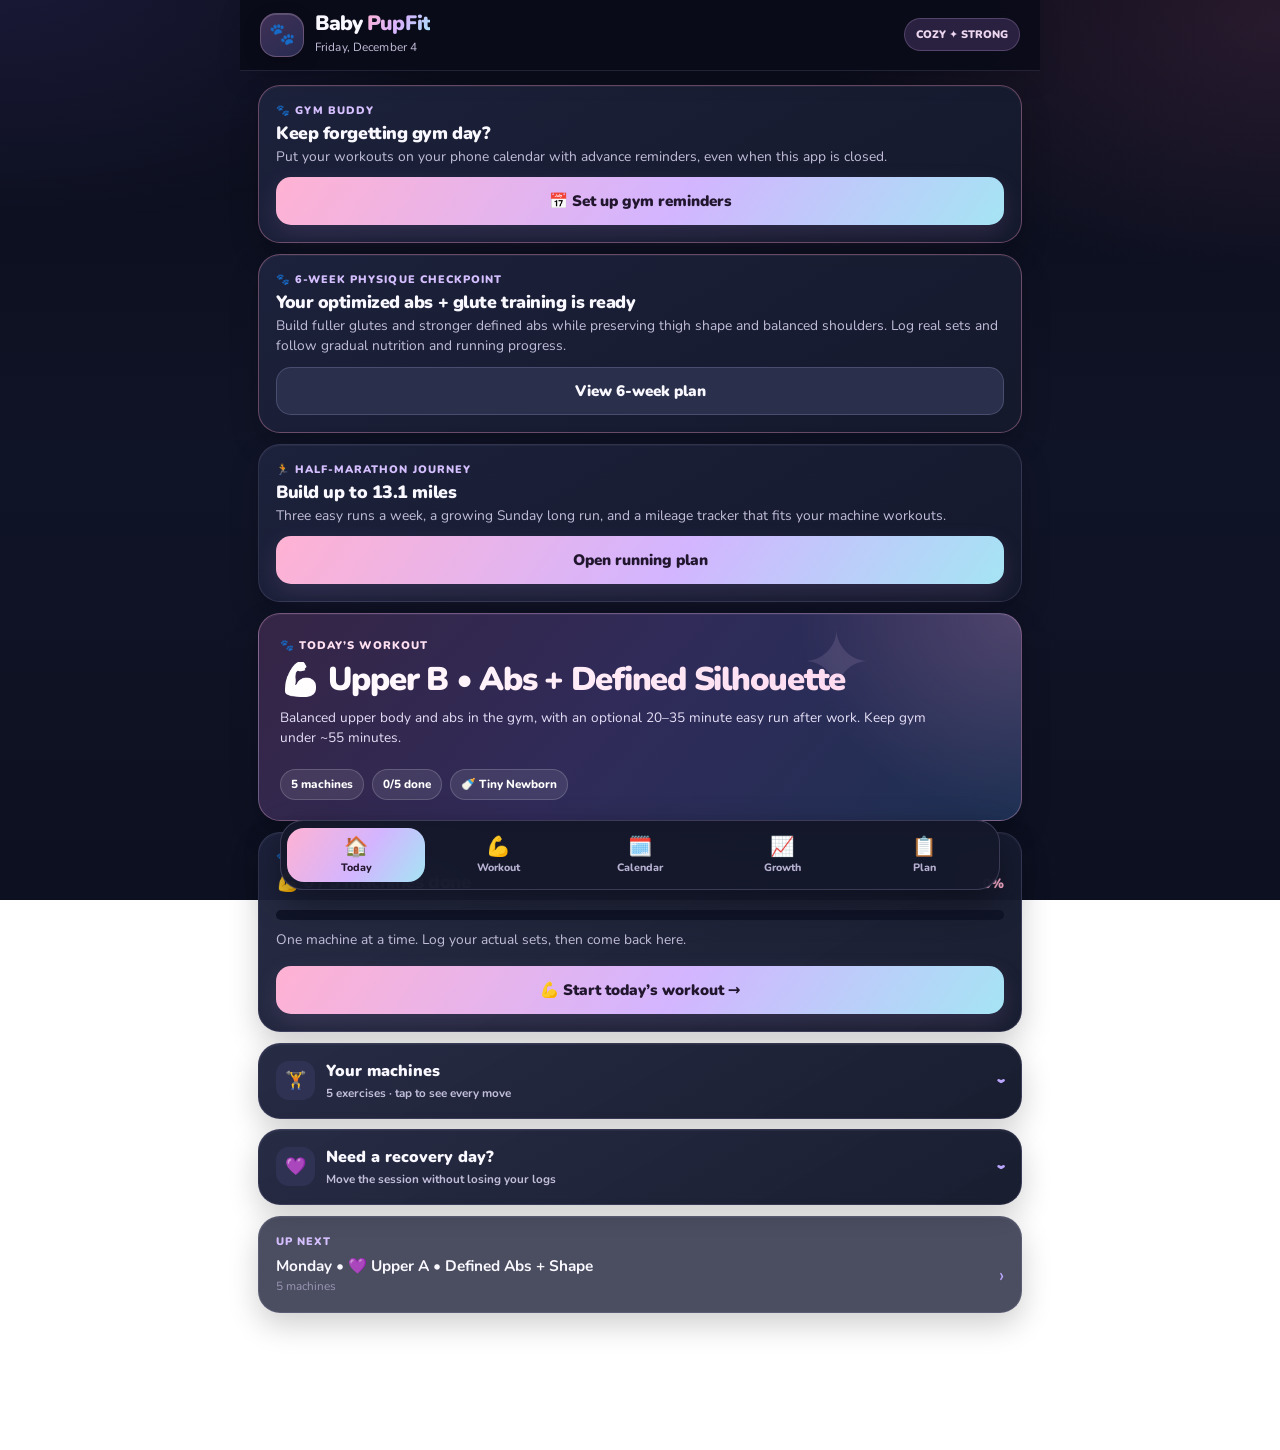
<file: index.html>
<!doctype html>
<html lang="en"><head><meta charset="utf-8"><meta name="viewport" content="width=device-width,initial-scale=1,viewport-fit=cover"><meta name="theme-color" content="#070812"><link rel="manifest" href="manifest.json"><link rel="apple-touch-icon" href="icon-192.png"><meta name="mobile-web-app-capable" content="yes"><meta name="apple-mobile-web-app-capable" content="yes"><meta name="apple-mobile-web-app-status-bar-style" content="black-translucent"><title>Baby PupFit</title>
<style>
@import url('https://fonts.googleapis.com/css2?family=Nunito:wght@400;600;700;800;900;1000&display=swap');
:root{
  --bg0:#070812; --bg1:#0d0f1e;
  --card:#141728; --card2:#1a1e34;
  --line:rgba(255,255,255,.08); --line2:rgba(255,255,255,.14);
  --txt:#f8f5ff; --mut:#aaa3c6; --dim:#7e7798;
  --pink:#ff9ec7; --violet:#b79bff; --blue:#8fd0ff;
  --grad:linear-gradient(135deg,#ff9ec7,#b79bff);
  --green:#8fe3ae; --amber:#ffd28f; --red:#ff9d9d;
  --shadow:0 16px 44px rgba(0,0,0,.38);
  --r:22px;
}
*{box-sizing:border-box;-webkit-tap-highlight-color:transparent}
::selection{background:rgba(255,158,199,.35)}
html{scroll-behavior:smooth}
body{
  margin:0;color:var(--txt);
  font-family:"Nunito",ui-rounded,"SF Pro Rounded",system-ui,-apple-system,"Segoe UI",sans-serif;
  min-height:100vh;line-height:1.45;
  background:
    radial-gradient(520px 340px at 12% -4%,rgba(255,158,199,.14),transparent 60%),
    radial-gradient(620px 420px at 105% 8%,rgba(183,155,255,.13),transparent 60%),
    radial-gradient(700px 500px at 50% 110%,rgba(143,208,255,.07),transparent 60%),
    linear-gradient(180deg,var(--bg0),var(--bg1));
  background-attachment:fixed;
}
.wrap{max-width:720px;margin:auto;padding:0 16px 120px}
header{
  position:sticky;top:0;z-index:8;
  margin:0 -16px;padding:14px 20px 12px;
  background:rgba(7,8,18,.78);backdrop-filter:blur(16px);-webkit-backdrop-filter:blur(16px);
  border-bottom:1px solid var(--line);
}
h1{font-size:1.5rem;margin:0;font-weight:1000;letter-spacing:-.03em;display:flex;align-items:center;gap:8px}
h1 .paw{filter:drop-shadow(0 3px 8px rgba(255,158,199,.45))}
.grad{background:var(--grad);-webkit-background-clip:text;background-clip:text;color:transparent}
.sub{color:var(--mut);font-size:.86rem;line-height:1.5}
.tiny{font-size:.74rem;color:var(--dim);line-height:1.45}
.card{
  background:linear-gradient(180deg,var(--card2),var(--card));
  border:1px solid var(--line);border-radius:var(--r);
  padding:18px;margin:12px 0;box-shadow:var(--shadow);
  position:relative;
}
.card::before{
  content:"";position:absolute;inset:0;border-radius:inherit;pointer-events:none;
  box-shadow:inset 0 1px 0 rgba(255,255,255,.06);
}
.hero{
  background:linear-gradient(150deg,rgba(64,32,58,.85),rgba(38,34,74,.9));
  border:1px solid rgba(255,158,199,.22);overflow:hidden;
}
.hero::after{
  content:"";position:absolute;top:-70px;right:-70px;width:200px;height:200px;border-radius:50%;
  background:radial-gradient(circle,rgba(255,158,199,.22),transparent 70%);pointer-events:none;
}
.title{font-size:1.1rem;font-weight:900;letter-spacing:-.01em}
.label{font-size:.68rem;color:#c4aede;font-weight:900;text-transform:uppercase;letter-spacing:.14em;margin-bottom:2px}
.btn{
  width:100%;min-height:52px;border:0;border-radius:18px;padding:12px 16px;
  font:inherit;font-weight:900;font-size:.95rem;cursor:pointer;margin-top:10px;
  transition:transform .12s ease,filter .15s ease,box-shadow .15s ease;
  display:flex;align-items:center;justify-content:center;gap:8px;
}
.btn:active{transform:scale(.97)}
.btn:focus-visible{outline:2px solid var(--pink);outline-offset:2px}
.primary{background:var(--grad);color:#241326;box-shadow:0 10px 26px rgba(255,158,199,.28)}
.primary:active{filter:brightness(1.06)}
.secondary{background:#22263e;color:#f6f1ff;border:1px solid var(--line2)}
.ghost{background:rgba(255,255,255,.05);color:#e9e2fa;border:1px solid var(--line)}
.btn:disabled{opacity:.45;cursor:default}
.section{display:none}
.section.active{display:block;animation:rise .3s cubic-bezier(.2,.8,.3,1)}
@keyframes rise{from{opacity:0;transform:translateY(12px)}to{opacity:1;transform:none}}
.nav{
  position:fixed;z-index:9;bottom:12px;left:50%;transform:translateX(-50%);
  width:min(94vw,680px);display:grid;grid-template-columns:repeat(5,1fr);gap:4px;
  background:rgba(14,15,30,.88);border:1px solid var(--line2);border-radius:28px;padding:8px;
  box-shadow:0 18px 50px rgba(0,0,0,.5);backdrop-filter:blur(20px);-webkit-backdrop-filter:blur(20px);
}
.nav button{
  border:0;background:transparent;color:#8f88ab;padding:9px 2px;border-radius:20px;
  font:inherit;font-weight:800;font-size:.66rem;cursor:pointer;line-height:1.5;
  transition:background .18s ease,color .18s ease,transform .12s ease;
}
.nav button:active{transform:scale(.94)}
.nav button.active{background:var(--grad);color:#241326;box-shadow:0 6px 18px rgba(255,158,199,.3)}
.exercise{border-top:1px solid var(--line);padding:12px 2px}
.exercise:first-of-type{border-top:0}
.pill{
  display:inline-block;border:1px solid rgba(255,158,199,.25);background:rgba(255,158,199,.08);
  border-radius:999px;padding:6px 11px;font-size:.72rem;color:#e8c9de;margin:6px 4px 0 0;font-weight:800;
}
.set{display:grid;grid-template-columns:30px 1fr 1fr 48px;gap:8px;align-items:center;margin-top:9px}
.set input,.quicklog input{
  min-width:0;width:100%;height:48px;border:1px solid var(--line2);border-radius:14px;
  background:#0c0e1c;color:#fff;text-align:center;font:inherit;font-weight:800;font-size:1rem;
  transition:border-color .15s ease,box-shadow .15s ease;
}
.set input:focus,.quicklog input:focus{outline:none;border-color:var(--pink);box-shadow:0 0 0 3px rgba(255,158,199,.18)}
.set input::placeholder,.quicklog input::placeholder{color:#5b5578;font-weight:700}
.set button{
  height:48px;border:1px solid var(--line2);border-radius:14px;background:#22263e;color:#d7cede;
  font-size:1.15rem;cursor:pointer;transition:all .15s ease;
}
.set button.done{background:linear-gradient(135deg,#1f4a34,#173326);border-color:#3f7a55;color:var(--green)}
.sethead{display:grid;grid-template-columns:30px 1fr 1fr 48px;gap:8px;margin-top:12px;font-size:.64rem;color:var(--dim);font-weight:900;text-transform:uppercase;letter-spacing:.1em;text-align:center}
.pager{display:grid;grid-template-columns:52px 1fr 52px;gap:8px;align-items:center;text-align:center}
.pager .btn{margin-top:0;min-height:52px;border-radius:16px}
.status{color:var(--green);font-weight:900}
.warn{color:var(--amber)}
.history{border-top:1px solid var(--line);padding:12px 2px}
/* week strip + calendar */
.weekstrip{display:grid;grid-template-columns:repeat(7,1fr);gap:6px;margin-top:12px}
.daychip{
  border:1px solid var(--line);background:#101325;border-radius:16px;padding:10px 2px;
  text-align:center;min-height:74px;color:var(--txt);cursor:pointer;font:inherit;
  transition:transform .12s ease,box-shadow .15s ease;
}
.daychip:active{transform:scale(.95)}
.daychip.today{border-color:var(--violet);box-shadow:0 0 0 3px rgba(183,155,255,.15)}
.daychip.selected{border-color:var(--pink);background:linear-gradient(145deg,#3d2547,#2b2450);box-shadow:0 0 0 3px rgba(255,158,199,.12),0 10px 26px rgba(0,0,0,.25)}
.daychip.complete{background:linear-gradient(160deg,#143324,#101f22);border-color:#2c5b40}
.daychip.partial{background:linear-gradient(160deg,#3a2f1a,#241f16);border-color:#6b5426}
.daychip.missed{background:linear-gradient(160deg,#3a1f28,#221419);border-color:#6e2f3d}
.daychip .d{font-size:.64rem;color:var(--mut);font-weight:900;text-transform:uppercase;letter-spacing:.06em}
.daychip .i{font-size:1.25rem;margin:6px 0}
.calHead{display:grid;grid-template-columns:52px 1fr 52px;gap:8px;align-items:center}
.calHead .btn{margin-top:0}
.calendar{display:grid;grid-template-columns:repeat(7,1fr);gap:6px;margin-top:12px}
.dow{font-size:.62rem;color:var(--dim);font-weight:900;text-align:center;padding:4px;text-transform:uppercase;letter-spacing:.08em}
.calday{
  min-height:68px;border:1px solid var(--line);background:#101325;border-radius:16px;padding:8px;
  text-align:left;color:#fff;position:relative;cursor:pointer;font:inherit;
  transition:transform .12s ease;
}
.calday:active{transform:scale(.94)}
.calday.today{border-color:var(--violet);box-shadow:0 0 0 3px rgba(183,155,255,.15)}
.calday.selected{border-color:var(--pink);background:linear-gradient(145deg,#3d2547,#2b2450);box-shadow:0 0 0 3px rgba(255,158,199,.12)}
.calday .num{font-weight:900;font-size:.82rem}
.calday.selected .num{color:#ffd6ee}
.calday .mark{font-size:.78rem;margin-top:6px}
.calday.complete{background:linear-gradient(160deg,#143324,#101f22);border-color:#2c5b40}
.calday.partial{background:linear-gradient(160deg,#3a2f1a,#241f16);border-color:#6b5426}
.calday.missed{background:linear-gradient(160deg,#3a1f28,#221419);border-color:#6e2f3d}
.selectedDateBar{display:flex;align-items:center;justify-content:space-between;gap:8px;margin-bottom:10px}
.selectedBadge{background:var(--grad);color:#241326;padding:7px 12px;border-radius:999px;font-size:.7rem;font-weight:1000}
/* growth */
.stats{display:grid;grid-template-columns:repeat(3,1fr);gap:9px}
.stat{background:#0f1224;border:1px solid var(--line);border-radius:18px;padding:14px 6px;text-align:center}
.stat b{font-size:1.35rem;font-weight:1000;letter-spacing:-.02em;display:block}
.stat .tiny{margin-top:3px;display:block}
.growrow{margin-top:12px}
.growbar{height:10px;background:#232742;border-radius:999px;overflow:hidden;margin-top:7px}
.growbar div{height:100%;background:var(--grad);border-radius:999px;box-shadow:0 0 12px rgba(255,158,199,.5)}
.detail{display:none}
.detail.active{display:block;animation:rise .25s ease}
/* smart coach */
.smart{
  margin:14px 0;background:linear-gradient(145deg,#241a33,#191a38);
  border:1px solid rgba(255,158,199,.25);text-align:center;border-radius:20px;padding:18px;
  position:relative;overflow:hidden;
}
.smart::after{content:"";position:absolute;top:-60px;left:20%;width:180px;height:120px;background:radial-gradient(ellipse,rgba(255,158,199,.16),transparent 70%);pointer-events:none}
.smartWeight{font-size:2.4rem;font-weight:1000;margin:6px 0;letter-spacing:-.04em;background:var(--grad);-webkit-background-clip:text;background-clip:text;color:transparent}
.coach{background:rgba(255,158,199,.05);border:1px dashed rgba(255,158,199,.3);border-radius:16px;padding:12px;margin-top:12px}
.spark{font-size:1.35rem}
/* today */
.nextCard{background:linear-gradient(135deg,rgba(30,32,58,.96),rgba(38,28,58,.96))}
.nextLine{display:flex;justify-content:space-between;gap:12px;align-items:center;margin-top:10px}
.nextLine strong{font-size:.96rem}
.nextArrow{font-size:1.3rem;color:var(--pink)}
.homeWorkout{font-size:1.55rem;font-weight:1000;letter-spacing:-.03em;margin:6px 0;line-height:1.2}
.hero .homeWorkout{background:linear-gradient(120deg,#fff,#ffd6ee);-webkit-background-clip:text;background-clip:text;color:transparent}
.homeMeta{display:flex;gap:7px;flex-wrap:wrap;margin-top:10px}
.homeExWrap{margin:9px 0}
.homeExWrap .homeEx{margin:0}
.homeEx{
  width:100%;display:grid;grid-template-columns:46px 1fr auto;gap:12px;align-items:center;
  background:linear-gradient(180deg,#181c31,#131627);
  border:1px solid var(--line);border-radius:20px;padding:14px 14px;
  box-shadow:0 10px 28px rgba(0,0,0,.22);color:var(--txt);text-align:left;cursor:pointer;font:inherit;
  transition:transform .12s ease,border-color .15s ease,background .2s ease;
}
.homeEx:active{transform:scale(.98)}
.homeEx.done{background:linear-gradient(150deg,#153325,#122027);border-color:#2f6b47}
.homeNum{
  width:42px;height:42px;border-radius:15px;background:linear-gradient(135deg,#43346b,#57355c);
  display:grid;place-items:center;font-weight:1000;color:#fff;font-size:1rem;
  box-shadow:inset 0 1px 0 rgba(255,255,255,.15);
}
.homeEx.done .homeNum{background:linear-gradient(135deg,#2c7a4e,#1d5c39);box-shadow:0 4px 14px rgba(80,200,130,.3)}
.homeEx b{display:block;font-size:.94rem;font-weight:900;letter-spacing:-.01em}
.homeEx.done b{color:#b9d6c2}
.homeCheck{font-size:.66rem;color:var(--dim);font-weight:900;margin-top:4px;letter-spacing:.06em}
.homeEx.done .homeCheck{color:var(--green)}
.homeRx{text-align:right;font-size:.72rem;color:var(--mut);font-weight:800;text-transform:uppercase;letter-spacing:.06em}
.homeRx strong{display:block;color:#fff;font-size:.92rem;margin-top:2px;letter-spacing:0;text-transform:none}
.quicklog{display:grid;grid-template-columns:1fr 1fr;gap:8px;margin-top:8px}
.startFloat{position:sticky;bottom:100px;z-index:4}
/* overlays */
.restChip{
  position:fixed;bottom:96px;left:50%;transform:translateX(-50%);z-index:20;
  display:flex;gap:12px;align-items:center;background:rgba(18,16,34,.96);
  border:1px solid rgba(255,158,199,.3);border-radius:999px;padding:10px 10px 10px 18px;
  box-shadow:0 16px 44px rgba(0,0,0,.55);backdrop-filter:blur(12px);
}
.restTime{font-size:1.6rem;font-weight:1000;letter-spacing:-.02em;font-variant-numeric:tabular-nums}
.restChip .btn{width:auto;min-height:44px;margin-top:0;padding:10px 16px}
.prOverlay{position:fixed;inset:0;z-index:50;display:grid;place-items:center;background:rgba(6,5,14,.74);backdrop-filter:blur(8px);padding:20px}
.prCard{
  width:min(92vw,420px);background:linear-gradient(150deg,#33254c,#1e1a3c);
  border:1px solid rgba(255,158,199,.35);border-radius:26px;padding:26px 22px;
  animation:prPop .45s cubic-bezier(.2,1.4,.4,1);box-shadow:0 30px 80px rgba(0,0,0,.55),0 0 60px rgba(255,158,199,.12);
  text-align:center;
}
.prTitle{font-size:1.7rem;font-weight:1000;margin-bottom:10px;background:var(--grad);-webkit-background-clip:text;background-clip:text;color:transparent}
.prFloat{position:absolute;top:16%;font-size:2.1rem;animation:prRise 2.4s ease-out infinite;filter:drop-shadow(0 4px 10px rgba(255,158,199,.4))}
@keyframes prPop{from{transform:scale(.7);opacity:0}}
@keyframes prRise{0%{transform:translateY(24px);opacity:0}30%{opacity:1}100%{transform:translateY(-70px);opacity:0}}
.empty{text-align:center;color:var(--dim);padding:26px 10px}
@media (min-width:560px){
  .homeWorkout{font-size:1.8rem}
  h1{font-size:1.7rem}
}
@media (prefers-reduced-motion:reduce){
  *,*::before,*::after{animation-duration:.01ms !important;transition-duration:.01ms !important}
}

#toast{position:fixed;bottom:170px;left:50%;transform:translateX(-50%) translateY(16px);z-index:60;background:linear-gradient(135deg,#43304f,#2c2452);border:1px solid rgba(255,158,199,.45);color:#fff;padding:14px 22px;border-radius:999px;font-weight:900;font-size:.92rem;box-shadow:0 18px 50px rgba(0,0,0,.55);opacity:0;pointer-events:none;transition:opacity .3s ease,transform .3s ease;max-width:92vw;text-align:center}
#toast.show{opacity:1;transform:translateX(-50%) translateY(0)}
#checklist,#stickers,#bottles,#stuffie,#bedtime,#dailyNote,[data-wellness],[data-protein],[data-water],[data-sleep]{display:none!important}
</style><link rel="stylesheet" href="polish.css"></head><body class="pupfit-app"><div class="wrap">
<header><div class="brand-line"><div class="brand-mark" aria-hidden="true">🐾</div><div class="brand-copy"><h1>Baby <span class="grad">PupFit</span></h1><div id="date" class="sub"></div></div><span class="header-tag">COZY ✦ STRONG</span></div></header>
<section id="today" class="section active"><div class="card" style="border-color:rgba(255,158,199,.35)"><div class="label">🐾 Gym buddy</div><div class="title">Keep forgetting gym day?</div><div class="sub">Put your workouts on your phone calendar with advance reminders, even when this app is closed.</div><a class="btn primary" href="reminders.html" style="text-decoration:none">📅 Set up gym reminders</a></div><div class="card" style="border-color:rgba(255,158,199,.35)"><div class="label">🐾 6-week physique checkpoint</div><div class="title">Your optimized abs + glute training is ready</div><div class="sub">Build fuller glutes and stronger defined abs while preserving thigh shape and balanced shoulders. Log real sets and follow gradual nutrition and running progress.</div><a class="btn secondary" href="6-week-transformation.md" style="text-decoration:none">View 6-week plan</a></div><div class="card"><div class="label">🏃 Half-marathon journey</div><div class="title">Build up to 13.1 miles</div><div class="sub">Three easy runs a week, a growing Sunday long run, and a mileage tracker that fits your machine workouts.</div><a class="btn primary" href="half-marathon.html" style="text-decoration:none">Open running plan</a></div><div id="dailyNote"></div><div id="todayCard" class="card hero"></div><div id="checklist"></div><div id="stickers"></div><div id="bottles"></div><div id="stuffie"></div><div id="bedtime"></div><div id="todayExercises"></div><div id="homeNext"></div></section>
<section id="workout" class="section"><div class="card hero"><div class="label">Do this workout</div><div id="wTitle" class="title"></div><div id="wNote" class="sub"></div></div><div id="exerciseCard" class="card"></div><div class="card"><button id="finish" class="btn primary">✅ Finish workout</button><button id="partial" class="btn secondary">💾 Save & end early</button></div></section>
<section id="calendarSec" class="section"><div class="card hero"><div class="title">🗓️ Workout calendar</div><div class="sub">Your schedule and what you actually completed, in one place.</div></div><div class="card"><div class="calHead"><button id="calPrev" class="btn ghost" style="margin:0">‹</button><div id="calTitle" class="title" style="text-align:center"></div><button id="calNext" class="btn ghost" style="margin:0">›</button></div><div class="calendar" id="calendar"></div></div><div id="dayDetail" class="card detail"></div></section>
<section id="growth" class="section"><div class="card"><div class="label">ABS + GLUTE PHYSIQUE FOCUS</div><div class="title">🍑 Glutes + Six-Pack</div><div class="sub">Track your nutrition, steps, and waist trend.</div><a href="recomposition.html" class="btn primary" style="text-decoration:none">Open 12-week transformation →</a><a href="physique-goal.html" class="btn secondary" style="text-decoration:none">Open physique goals →</a></div><div class="card hero"><div class="title">📈 Your growth</div><div class="sub">Strength, consistency, and running progress from what you log.</div></div><div class="card"><div id="growthStats" class="stats"></div></div><div id="growthList"></div></section>
<section id="plan" class="section"><div class="card"><div class="title">🎯 Personalized nutrition and progress</div><div class="sub">Protein 130–160 g/day · consistent meals · adjust calories from real weight trends.</div><a href="physique-goal.html" class="btn primary" style="text-decoration:none">View goal and check-ins →</a></div><div class="card hero"><div class="title">🗓️ Weekly plan</div><div class="sub">Thursday is your last leg day so Friday + Saturday protect Sunday's run.</div></div><div id="planList"></div><div class="card"><div class="title">😴 Saturday • Rest</div></div><div class="card"><div class="title">🏃 Wednesday + Friday • Easy runs</div><div class="sub">Wednesday 20–40 minutes; Friday 20–35 minutes. Keep all four physique-lifting days.</div></div><div class="card"><div class="title">🏃 Sunday • Long run</div><div class="sub">Progress from a 2–3-mile base. <a href="half-marathon.html">View your running plan</a>.</div></div><div class="card"><div class="title">💾 Data backup</div><div class="sub">Your history lives in this browser only. Export a backup file, or restore one later.</div><button class="btn secondary" data-action="export">⬇️ Export backup</button><label class="btn ghost" style="display:block;text-align:center;cursor:pointer">⬆️ Import backup<input id="importFile" type="file" accept="application/json,.json" style="display:none"></label></div></section>
</div><div id="restChip" class="restChip" style="display:none"><div><div class="label" id="restLabel">Rest</div><div class="restTime" id="restTime">2:30</div></div><button id="restPlus" class="btn ghost" style="width:auto;margin:0;padding:8px 12px">+30s</button><button id="restSkip" class="btn ghost" style="width:auto;margin:0;padding:8px 12px">Skip</button></div><nav class="nav" aria-label="Main navigation"><button class="active" data-tab="today"><span class="navGlyph" aria-hidden="true">🏠</span><span>Today</span></button><button data-tab="workout"><span class="navGlyph" aria-hidden="true">💪</span><span>Workout</span></button><button data-tab="calendarSec"><span class="navGlyph" aria-hidden="true">🗓️</span><span>Calendar</span></button><button data-tab="growth"><span class="navGlyph" aria-hidden="true">📈</span><span>Growth</span></button><button data-tab="plan"><span class="navGlyph" aria-hidden="true">📋</span><span>Plan</span></button></nav><div id="toast"></div>
<script src="plan.js"></script><script src="running-schedule.js"></script><script>
(()=>{'use strict';
const $=id=>document.getElementById(id), plans=window.PUPFIT_PLANS||{},swaps=window.PUPFIT_SWAPS||{},running=window.PUPFIT_RUNNING||{}, now=new Date(), dow=now.getDay(), pad=n=>String(n).padStart(2,'0'), toISO=d=>d.getFullYear()+'-'+pad(d.getMonth()+1)+'-'+pad(d.getDate()), today=toISO(now), key='pupfit_workout_sessions_v2';
$('date').textContent=now.toLocaleDateString(undefined,{weekday:'long',month:'long',day:'numeric'});$('date').style.cursor='pointer';$('date').title='Open today in workout calendar';$('date').onclick=()=>{selectedDate=today;calCursor=new Date(now.getFullYear(),now.getMonth(),1);show('calendarSec');renderCalendar();renderWeek();showDay(today)};
let sessions={};try{sessions=JSON.parse(localStorage.getItem(key)||'{}')||{}}catch(e){sessions={}}
Object.values(sessions).forEach(s=>(s?.exercises||[]).forEach(e=>{if(e.name==='Triceps Extension Machine'){e.name='EGYM Triceps Press';e.base='EGYM Triceps Press';(e.setData||[]).forEach(x=>{if(x.outWeight==null)x.outWeight='';if(x.returnWeight==null)x.returnWeight=''})}if(e.name==='Biceps Curl Machine'||e.name==='Cable Curl'){e.name='EGYM Biceps Curl';e.base='EGYM Biceps Curl';(e.setData||[]).forEach(x=>{if(x.outWeight==null)x.outWeight='';if(x.returnWeight==null)x.returnWeight=''})}}));
localStorage.setItem(key,JSON.stringify(sessions));
const save=()=>localStorage.setItem(key,JSON.stringify(sessions)), id=()=>today+'|'+dow, plan=()=>plans[dow]||null, egym=n=>/^EGYM /.test(n)||n==='Biceps Curl Machine'||n==='Cable Curl', isRun=n=>/Treadmill Intervals/.test(n);
function makeEx(d){return{name:d[0],base:d[0],setsTarget:d[1],min:d[2],max:d[3],size:d[4],effort:null,skipped:false,setData:Array.from({length:d[1]},()=>({weight:'',outWeight:'',returnWeight:'',reps:'',done:false}))}}
function planType(n){return /upper/i.test(n)?'upper':/lower/i.test(n)?'lower':null}
function recentMissed(){const out=[];for(let b=1;b<=7;b++){const d=new Date(now);d.setDate(d.getDate()-b);const iso=toISO(d),sd=d.getDay();if(sd===0||sd===3||sd===6||!plans[sd])continue;if(Object.values(sessions).find(x=>x&&x.date===iso))continue;out.push({iso,sd,plan:plans[sd]})}return out}
function carriedIsos(){const s=new Set();for(const x of Object.values(sessions))if(x&&x.carriedFromIso)s.add(x.carriedFromIso);return s}
function carryFor(p){if(!p)return null;const t=planType(p.name);if(!t)return null;const done=carriedIsos();const m=recentMissed().find(x=>planType(x.plan.name)===t&&!done.has(x.iso));if(!m)return null;const have=new Set(p.ex.map(e=>e[0]));const lifts=m.plan.ex.filter(e=>e[4]==='big'&&!have.has(e[0])).slice(0,2).map(e=>({name:e[0],setsTarget:2,min:e[2],max:e[3],size:e[4],effort:null,skipped:false,carried:true,setData:Array.from({length:2},()=>({weight:'',reps:'',done:false}))}));return lifts.length?{from:m.plan.name,iso:m.iso,lifts}:null}
function isMissedDay(iso,sd){return iso<today&&sd!==0&&sd!==3&&sd!==6&&!!plans[sd]&&!Object.values(sessions).find(x=>x&&x.date===iso)}
function adherenceNote(){const names={1:'Monday',2:'Tuesday',3:'Wednesday',4:'Thursday',5:'Friday'},st={};for(let b=1;b<=28;b++){const d=new Date(now);d.setDate(d.getDate()-b);const iso=toISO(d),sd=d.getDay();if(!plans[sd]||sd===0||sd===3||sd===6)continue;const o=st[sd]||(st[sd]={day:names[sd],planned:0,done:0});o.planned++;if(Object.values(sessions).find(x=>x&&x.date===iso&&['complete','partial'].includes(x.status)))o.done++}const weak=Object.values(st).filter(a=>a.planned>=4&&a.done/a.planned<0.5);return weak.length?'<div class="card"><div class="title">📊 Your pattern</div><div class="sub">You skip '+weak.map(a=>a.day+' ('+Math.round(100*(1-a.done/a.planned))+'% missed)').join(' and ')+'. Wednesday is optional. Missed sessions create no make-up debt; simply resume.</div></div>':''}
function session(){let s=sessions[id()];const p=plan();if(!s&&p){s=sessions[id()]={id:id(),date:today,dow,name:p.name,note:p.note,status:'in_progress',exercises:p.ex.map(d=>{const intro=Object.values(sessions).filter(x=>x&&x.id!==id()&&['complete','partial'].includes(x.status)).length<3;return makeEx(intro?[d[0],Math.min(2,d[1]),d[2],d[3],d[4]]:d)})};save()}
else if(s&&p&&['in_progress','partial'].includes(s.status)&&Array.isArray(s.exercises)){
 const present=new Set(s.exercises.map(e=>e.base||e.name));
 const additions=p.ex.filter(d=>!present.has(d[0]));
 if(additions.length){const intro=Object.values(sessions).filter(x=>x&&x.id!==id()&&['complete','partial'].includes(x.status)).length<3;
 s.exercises.push(...additions.map(d=>makeEx(intro?[d[0],Math.min(2,d[1]),d[2],d[3],d[4]]:d)));
 s.name=p.name;s.note=p.note;save();
 }
}return s}
function completed(e){if(isRun(e.name))return e.skipped||!!e.run?.done;return e.skipped||(e.setData||[]).every(x=>x.done&&Number(x.reps)>0)}
function syncSessionStatus(s){
 if(!s)return;
 const resolved=(s.exercises||[]).filter(completed).length;
 const touched=(s.exercises||[]).some(e=>e.skipped||(e.setData||[]).some(x=>x.done||Number(x.reps)>0||Number(x.weight)>0));
 if(resolved===s.exercises.length&&resolved>0){s.status='complete';s.completedAt=Date.now()}
 else if(touched){s.status='partial';s.completedAt=Date.now()}
 else{s.status='in_progress';delete s.completedAt}
 save();
}
function allSessions(){return Object.values(sessions).filter(Boolean).sort((a,b)=>(b.date||'').localeCompare(a.date||''))}
function lastExercise(name){for(const s of allSessions()){if(s.id===id()||!['complete','partial'].includes(s.status))continue;const e=(s.exercises||[]).find(x=>x.name===name&&!x.skipped);if(e&&(e.setData||[]).some(x=>x.done))return e}return null}
function prescription(e){
 if(isRun(e.name))return{load:'20 min',action:'Quality run',text:'5 min easy warm-up • 6 × 1 min comfortably hard / 1 min easy • 3 min easy cooldown. Log your fast and easy treadmill speeds; progress gradually without compromising Thursday legs.'};
 if(egym(e.name)){const h=lastExercise(e.name)||(e.name==='EGYM Biceps Curl'?lastExercise('Biceps Curl Machine'):null)||(e.name==='EGYM Triceps Press'?lastExercise('Triceps Extension Machine'):null),d=h?(h.setData||[]).filter(x=>x.done):[],last=d[d.length-1],out=last?.outWeight,ret=last?.returnWeight;return{load:out||ret?((out?out+' out':'')+(out&&ret?' / ':'')+(ret?ret+' return':'')):'EGYM calibrated',action:out||ret?'Use last smart settings':'Log smart settings',text:out||ret?'Start from the smart-machine resistance you logged last time. Let EGYM control its programmed resistance and adjust only if the machine/session calls for it.':'Use the EGYM-calibrated/programmed resistance. Log the OUT/PUSH resistance and RETURN/PULL resistance shown by the machine so Baby PupFit remembers both.'}};
 const h=lastExercise(e.name);
 if(!h)return{load:'Find starting weight',action:'Calibrate today',text:'This is your setup workout. Start light, then adjust until you can do '+e.min+'–'+e.max+' clean reps with about 2 reps left. Enter the weight and reps below. Baby PupFit saves that as your baseline and chooses your target next time.'};
 const done=(h.setData||[]).filter(x=>x.done&&Number(x.reps)>0&&Number(x.weight)>0);
 if(!done.length)return{load:'Find starting weight',action:'Calibrate today',text:'I still need a baseline for this machine. Enter the weight you actually use and your reps below; once saved, Baby PupFit will handle future targets.'};
 const weights=done.map(x=>Number(x.weight)), lastW=weights[weights.length-1], same=weights.every(w=>w===weights[0]), allTop=done.length>=e.setsTarget&&done.every(x=>Number(x.reps)>=e.max), anyLow=done.some(x=>Number(x.reps)<e.min), effort=h.effort==null?-1:Number(h.effort);
 let load=lastW,action='Repeat';
 if(same&&allTop&&effort>=2){load=Math.round((lastW*(e.size==='big'?1.05:1.025))*2)/2;action='Increase';}
 else if(anyLow||effort===0){load=Math.max(0,Math.round((lastW*(e.size==='big'?.95:.975))*2)/2);action='Reduce';}
 const text=action==='Increase'?'You earned an increase. Start around '+load+' lb; if this machine uses fixed jumps, choose the nearest available increment. Aim for '+e.min+'–'+e.max+' reps with about 2 reps left.':action==='Reduce'?'Last time was too heavy for the target. Start around '+load+' lb and rebuild clean reps.':'Repeat '+load+' lb and add clean reps. Once all '+e.setsTarget+' sets hit '+e.max+' at the same load and you record 2+ reps left, Baby PupFit can suggest a small increase.';
 return{load:load+' lb',action,text};
}
function advice(e){return prescription(e).text}
let wi=0,restInt=null,restEnd=0, selectedDate=today, calCursor=new Date(now.getFullYear(),now.getMonth(),1);
function show(tab){document.querySelectorAll('.section').forEach(x=>x.classList.toggle('active',x.id===tab));document.querySelectorAll('.nav button').forEach(x=>x.classList.toggle('active',x.dataset.tab===tab));if(tab==='workout')renderWorkout();if(tab==='calendarSec')renderCalendar();if(tab==='growth')renderGrowth();if(tab==='plan')renderPlan()}
document.querySelectorAll('.nav button').forEach(b=>b.addEventListener('click',()=>show(b.dataset.tab)));
const _rp=$('restPlus'),_rs=$('restSkip');if(_rp)_rp.onclick=()=>{restEnd+=30000};if(_rs)_rs.onclick=()=>stopRest(false);
document.addEventListener('click',ev=>{
  const act=ev.target.closest('[data-action]');
  if(act){if(act.dataset.action==='export')exportBackup();return}
  const day=ev.target.closest('[data-date],[data-weekdate]');
  if(!day)return;
  const iso=day.dataset.date||day.dataset.weekdate;
  if(!iso)return;
  selectedDate=iso;
  const chosen=new Date(iso+'T12:00:00');
  calCursor=new Date(chosen.getFullYear(),chosen.getMonth(),1);
  show('calendarSec');
  renderCalendar();
  renderWeek();
  showDay(iso);
  setTimeout(()=>{const detail=$('dayDetail');if(detail)detail.scrollIntoView({behavior:'smooth',block:'start'})},0);
});
function weekMonday(d){const x=new Date(d);x.setHours(12,0,0,0);x.setDate(x.getDate()-((x.getDay()+6)%7));return x}
function renderWeek(){const m=weekMonday(now), names=['Mon','Tue','Wed','Thu','Fri','Sat','Sun'];$('weekStrip').innerHTML=names.map((n,i)=>{const d=new Date(m);d.setDate(m.getDate()+i);const iso=toISO(d), sd=d.getDay(), s=sessions[iso+'|'+sd],miss=isMissedDay(iso,sd);let icon=sd===6?'😴':(sd===0||sd===3||sd===5)?'🏃':s?.status==='complete'?'✅':s?.status==='partial'?'◐':miss?'✕':'○';let cls=s?.status||(miss?'missed':'');return '<button class="daychip '+cls+(iso===today?' today':'')+(iso===selectedDate?' selected':'')+'" data-weekdate="'+iso+'"><div class="d">'+n+'</div><div class="i">'+icon+'</div><div class="d">'+d.getDate()+'</div></button>'}).join('');}
function completeAll(s){if(!s||!s.exercises)return false;if(s.exercises.some(e=>!completed(e))){alert('Log real reps for each completed set. No invented workout data.');return false}syncSessionStatus(s);return true}
function renderToday(){
 const movedRaw=localStorage.getItem('pupfit_moved_'+today),moved=movedRaw?JSON.parse(movedRaw):null,p=plan(),s=(p&&!moved)?session():null,box=$('todayExercises'),next=$('homeNext');
 const nextWorkout=()=>{
   for(let add=1;add<=7;add++){const d=new Date(now);d.setDate(now.getDate()+add);const pd=plans[d.getDay()];if(pd)return{d,p:pd}}
   return null
 },nw=nextWorkout();
 const nextHtml=nw?'<div class="card nextCard"><div class="label">UP NEXT</div><div class="nextLine"><div><strong>'+nw.d.toLocaleDateString(undefined,{weekday:'long'})+' • '+nw.p.name+'</strong><div class="tiny">'+nw.p.ex.length+' machines</div></div><div class="nextArrow">›</div></div></div>':'';
 if(dow===6){$('todayCard').innerHTML='<div class="label">Today</div><div class="homeWorkout">😴 Rest + recover</div><div class="sub">No lifting today. Recover for Sunday’s run.</div><div class="homeMeta"><span class="pill">'+babyRank().cur[1]+'</span></div>';box.innerHTML='';next.innerHTML='<div class="card"><div class="label">Tomorrow</div><div class="title">🏃 Sunday long run</div><div class="sub">Check this week’s target in your running plan.</div></div>';return}
 if(dow===0){const runGoal=running.forDate?running.forDate(today):null;const distance=runGoal&&runGoal.miles?runGoal.miles+' miles':'planned mileage';$('todayCard').innerHTML='<div class="label">Today</div><div class="homeWorkout">🏃 '+distance+' long run</div><div class="sub">Easy conversational effort, with walk breaks if needed.</div><div class="homeMeta"><span class="pill">'+babyRank().cur[1]+'</span></div>';const _rd=getRun(today);
box.innerHTML='<div class="card"><div class="label">TODAY’S GOAL</div><div class="title">🏃 '+distance+' • easy pace</div><a href="half-marathon.html">Full running plan</a>'+(_rd?'<div class="sub">✅ Logged'+(_rd.miles?' — '+_rd.miles+' mi'+(_rd.mins?' in '+_rd.mins+' min ('+pace(_rd.miles,_rd.mins)+' /mi)':''):'')+'</div>':'<div class="set" style="grid-template-columns:1fr 1fr"><input id="runMiles" type="number" step="0.1" min="0" inputmode="decimal" placeholder="miles"><input id="runMins" type="number" step="1" min="0" inputmode="numeric" placeholder="minutes"></div><button id="runDone" class="btn primary">✓ Log run</button>')+'</div>';next.innerHTML=nextHtml;const rb=$('runDone');if(rb)rb.onclick=()=>{const mi=parseFloat(($('runMiles').value||'0')),mn=parseFloat(($('runMins').value||'0'));if(!(mi>0))return alert('Enter miles first.');localStorage.setItem('pupfit_run_'+today,JSON.stringify({miles:mi,mins:mn>0?mn:null,done:true,at:Date.now()}));renderToday()};return}
 if(moved){$('todayCard').innerHTML='<div class="label">RECOVERY DAY</div><div class="homeWorkout">💜 Workout moved</div><div class="sub">'+moved.name+' is moved to '+new Date(moved.to+'T12:00:00').toLocaleDateString(undefined,{weekday:'long',month:'short',day:'numeric'})+'. Recover today — no catch-up debt.</div>';box.innerHTML='';next.innerHTML=nextHtml;return}
 if(!p){$('todayCard').innerHTML='<div class="homeWorkout">No workout scheduled</div>';box.innerHTML='';next.innerHTML=nextHtml;return}
 const done=s.exercises.filter(completed).length;const runExtra=running.forDate?running.forDate(today):null;
 $('todayCard').innerHTML='<div class="label">🐾 TODAY’S WORKOUT</div><div class="homeWorkout">'+s.name+'</div><div class="sub">'+s.note+'</div><div class="homeMeta"><span class="pill">'+s.exercises.length+' machines</span><span class="pill">'+done+'/'+s.exercises.length+' done</span><span class="pill">'+babyRank().cur[1]+'</span></div>';
 const doneN=s.exercises.filter(completed).length,totalN=s.exercises.length;
 const completedAll=doneN===totalN&&totalN>0;
 const prog='<div class="card progressCard"><div class="label">🐾 TODAY’S PROGRESS</div>'
   +'<div class="progressTop"><div class="title">💪 '+doneN+' / '+totalN+' machines done</div><div class="progressCount">'+Math.round(doneN/totalN*100)+'%</div></div>'
   +'<div class="progressRail" role="progressbar" aria-label="Workout progress" aria-valuemin="0" aria-valuemax="'+totalN+'" aria-valuenow="'+doneN+'"><div class="progressFill" style="width:'+Math.round(doneN/totalN*100)+'%"></div></div>'
   +'<div class="sub">'+(completedAll?'🎉 Every machine logged. Nice work today!':'One machine at a time. Log your actual sets, then come back here.')+'</div>'
   +'<button id="start" class="btn primary">'+(s.status==='complete'?'✨ Review your workout':'💪 '+(doneN?'Continue':'Start')+' today’s workout →')+'</button></div>';
 const machineList=s.exercises.map((e,i)=>{
   const rx=prescription(e),finished=completed(e);
   return '<div class="homeExWrap"><button class="homeEx '+(finished?'done':'')+'" data-homecheck="'+i+'">'
     +'<div class="homeNum">'+(finished?'✓':i+1)+'</div><div><b>'+e.name+'</b>'
     +'<div class="tiny">'+e.setsTarget+' sets × '+e.min+'–'+e.max+' reps</div>'
     +'<div class="homeCheck">'+(finished?'LOGGED • TAP TO REVIEW':'TAP TO LOG SETS')+'</div></div>'
     +'<div class="homeRx">TARGET<strong>'+rx.load+'</strong></div></button></div>'
 }).join('');
 box.innerHTML=prog
   +'<details class="card foldCard" id="machineFold"><summary><span class="foldIcon" aria-hidden="true">🏋️</span><span class="foldCopy">Your machines<small>'+s.exercises.length+' exercises · tap to see every move</small></span><span class="foldChevron" aria-hidden="true">›</span></summary><div class="foldBody">'+machineList+'</div></details>'
   +'<details class="card foldCard"><summary><span class="foldIcon" aria-hidden="true">💜</span><span class="foldCopy">Need a recovery day?<small>Move the session without losing your logs</small></span><span class="foldChevron" aria-hidden="true">›</span></summary><div class="foldBody"><div class="sub">Rest is part of getting stronger. Move this workout when you need to.</div><div style="display:grid;grid-template-columns:1fr 1fr;gap:9px"><button id="move1" class="btn secondary">+1 day</button><button id="move2" class="btn secondary">+2 days</button></div></div></details>';
  next.innerHTML=nextHtml;
 $('start').onclick=()=>show('workout');$('move1').onclick=()=>moveWorkout(1);$('move2').onclick=()=>moveWorkout(2);
 document.querySelectorAll('[data-homecheck]').forEach(b=>b.onclick=()=>{wi=Number(b.dataset.homecheck);show('workout')});
 
}
function renderWorkout(){const s=(plan()&&!localStorage.getItem('pupfit_moved_'+today))?session():null;if(!s){$('wTitle').textContent=dow===0?'Sunday run':'Rest day';$('wNote').textContent='No machine workout today.';$('exerciseCard').innerHTML='<div class="sub">Nothing to log.</div>';$('finish').style.display='none';$('partial').style.display='none';return}$('finish').style.display='block';$('partial').style.display='block';wi=Math.max(0,Math.min(wi,s.exercises.length-1));const e=s.exercises[wi],locked=s.status==='complete';$('wTitle').textContent=s.name;$('wNote').textContent=s.note;if(isRun(e.name)){e.run=e.run||{minutes:20,workSpeed:'',easySpeed:'',effort:'',done:false};$('exerciseCard').innerHTML='<div class="pager"><button id="prev" class="btn ghost">‹</button><div><div class="label">RUN '+(wi+1)+' / '+s.exercises.length+'</div><div class="title">🏃 Treadmill Intervals</div><span class="pill">20 minutes</span><span class="pill">Protect Thursday legs</span></div><button id="next" class="btn ghost">›</button></div><div class="smart"><div class="label">TODAY’S RUN</div><div class="title">5 min easy → 6 × (1 min fast + 1 min easy) → 3 min easy</div><div class="coach"><div class="sub">Fast = comfortably hard, controlled—not a sprint. Stop with something left so this improves running without stealing recovery from glute/thigh training.</div></div></div><div class="card"><div class="label">LOG THIS RUN</div><div class="set" style="grid-template-columns:1fr 1fr"><input id="fastSpeed" type="number" step=".1" placeholder="Fast mph" value="'+(e.run.workSpeed||'')+'"><input id="easySpeed" type="number" step=".1" placeholder="Easy mph" value="'+(e.run.easySpeed||'')+'"></div><div class="set" style="grid-template-columns:1fr 1fr"><input id="runEffort" type="number" min="1" max="10" placeholder="Effort 1–10" value="'+(e.run.effort||'')+'"><button id="runDoneBtn" class="'+(e.run.done?'done':'')+'">'+(e.run.done?'✓ Done':'Mark done')+'</button></div></div>';const go=n=>{wi=(wi+n+s.exercises.length)%s.exercises.length;renderWorkout()};$('prev').onclick=()=>go(-1);$('next').onclick=()=>go(1);$('fastSpeed').oninput=x=>{e.run.workSpeed=x.target.value;save()};$('easySpeed').oninput=x=>{e.run.easySpeed=x.target.value;save()};$('runEffort').oninput=x=>{e.run.effort=x.target.value;save()};$('runDoneBtn').onclick=()=>{e.run.done=!e.run.done;syncSessionStatus(s);renderWorkout();renderToday();renderGrowth()};return}const sets=egym(e.name)?'<div class="sethead" style="grid-template-columns:28px 1fr 1fr 1fr 42px"><span>Set</span><span>Out/Curl</span><span>Return</span><span>Reps</span><span>Done</span></div>'+(e.setData||[]).map((r,i)=>'<div class="set" style="grid-template-columns:28px 1fr 1fr 1fr 42px"><b>'+(i+1)+'</b><input data-out="'+i+'" type="number" step="1" placeholder="push" value="'+(r.outWeight??'')+'" '+(locked?'disabled':'')+'><input data-ret="'+i+'" type="number" step="1" placeholder="pull" value="'+(r.returnWeight??'')+'" '+(locked?'disabled':'')+'><input data-r="'+i+'" type="number" placeholder="reps" value="'+(r.reps??'')+'" '+(locked?'disabled':'')+'><button data-d="'+i+'" class="'+(r.done?'done':'')+'" '+(locked?'disabled':'')+'>'+(r.done?'✓':'○')+'</button></div>').join(''):'<div class="sethead"><span>Set</span><span>Weight</span><span>Reps</span><span>Done</span></div>'+(e.setData||[]).map((r,i)=>'<div class="set"><b>'+(i+1)+'</b><input data-w="'+i+'" type="number" step="2.5" placeholder="weight" value="'+(r.weight??'')+'" '+(locked?'disabled':'')+'><input data-r="'+i+'" type="number" placeholder="reps" value="'+(r.reps??'')+'" '+(locked?'disabled':'')+'><button data-d="'+i+'" class="'+(r.done?'done':'')+'" '+(locked?'disabled':'')+'>'+(r.done?'✓':'○')+'</button></div>').join('');$('exerciseCard').innerHTML='<div class="pager"><button id="prev" class="btn ghost">‹</button><div><div class="label">Exercise '+(wi+1)+' / '+s.exercises.length+'</div><div class="title">'+e.name+'</div><span class="pill">'+e.setsTarget+' sets</span><span class="pill">'+e.min+'–'+e.max+' reps</span>'+(egym(e.name)?'<span class="pill">EGYM</span>':'')+'</div><button id="next" class="btn ghost">›</button></div><div class="smart"><div class="spark">✨</div><div class="label">SMART WEIGHT FOR TODAY</div><div class="smartWeight">'+prescription(e).load+'</div><div class="pill">'+prescription(e).action+'</div><div class="coach"><div class="sub">'+advice(e)+'</div></div></div>'+sets+'<div class="card"><div class="label">How many clean reps were left?</div><div class="sub">Rate the last hard set. Aim for 2–3 reps in reserve.</div><div style="display:flex;gap:8px;flex-wrap:wrap">'+[0,2,3].map(n=>'<button class="btn '+(e.effort===n?'primary':'secondary')+'" data-rir="'+n+'">'+(n===0?'0–1':n===3?'3+':'2')+' left</button>').join('')+'</div></div><button id="skip" class="btn secondary">'+(e.skipped?'↩ Unskip':'⏭ Skip machine')+'</button><button id="swap" class="btn ghost">🔁 Swap'+(e.name!==(e.base||e.name)?': '+e.name:'')+'</button>';const go=n=>{wi=(wi+n+s.exercises.length)%s.exercises.length;renderWorkout()};$('prev').onclick=()=>go(-1);$('next').onclick=()=>go(1);$('skip').onclick=()=>{if(locked)return;e.skipped=!e.skipped;syncSessionStatus(s);renderWorkout();renderToday();renderGrowth()};document.querySelectorAll('[data-rir]').forEach(b=>b.onclick=()=>{if(locked)return;e.effort=Number(b.dataset.rir);save();renderWorkout()});const _sw=$('swap');if(_sw)_sw.onclick=()=>{if(locked)return;cycleSwap(e)};document.querySelectorAll('[data-w]').forEach(x=>x.oninput=()=>{e.setData[+x.dataset.w].weight=x.value;save()});document.querySelectorAll('[data-out]').forEach(x=>x.oninput=()=>{e.setData[+x.dataset.out].outWeight=x.value;save()});document.querySelectorAll('[data-ret]').forEach(x=>x.oninput=()=>{e.setData[+x.dataset.ret].returnWeight=x.value;save()});document.querySelectorAll('[data-r]').forEach(x=>x.oninput=()=>{e.setData[+x.dataset.r].reps=x.value;save()});document.querySelectorAll('[data-d]').forEach(x=>x.onclick=()=>{const r=e.setData[+x.dataset.d];if(!Number(r.reps))return alert('Enter reps first.');r.done=!r.done;syncSessionStatus(s);if(r.done)startRest(restSeconds(e.size),e.name);renderWorkout();renderToday();renderGrowth()});$('finish').disabled=locked;$('partial').disabled=locked;$('finish').textContent=locked?'✅ Workout completed':'✅ Finish workout'}
$('finish').onclick=()=>{const s=session();if(!s||s.status==='complete')return;if(s.exercises.some(e=>!completed(e)))return alert('Finish every machine or use Save & end early.');s.status='complete';s.completedAt=Date.now();save();renderWorkout();renderToday();renderGrowth();const _prs=detectPRs(s);if(_prs.length){showPRs(_prs);setTimeout(()=>toast(praise('pr')),700)}else toast(praise('finish'))}
$('partial').onclick=()=>{const s=session();if(!s||s.status==='complete')return;const n=s.exercises.filter(completed).length;if(!n)return alert('Complete at least one machine first.');s.status='partial';s.completedAt=Date.now();save();renderWorkout();renderToday();renderGrowth();const _prs2=detectPRs(s);if(_prs2.length){showPRs(_prs2);setTimeout(()=>toast(praise('pr')),700)}else toast(praise('partial'))}
function sessionForDate(iso,sd){return sessions[iso+'|'+sd]||Object.values(sessions).find(s=>s&&s.date===iso)}
function moveWorkout(days){
 const s=session();if(!s)return;
 const target=new Date(now);target.setDate(now.getDate()+days);
 const iso=toISO(target),sd=target.getDay(),newId=iso+'|'+sd;
 s.id=newId;s.date=iso;s.dow=sd;s.status='in_progress';delete s.completedAt;
 sessions[newId]=s;delete sessions[id()];save();
 localStorage.setItem('pupfit_moved_'+today,JSON.stringify({to:iso,name:s.name}));
 renderToday();renderCalendar();renderGrowth();
 toast('💜 Moved to '+target.toLocaleDateString(undefined,{weekday:'long'})+'. Recover today.');
}

function renderCalendar(){const y=calCursor.getFullYear(),m=calCursor.getMonth();$('calTitle').textContent=calCursor.toLocaleDateString(undefined,{month:'long',year:'numeric'});const first=new Date(y,m,1),last=new Date(y,m+1,0),start=(first.getDay()+6)%7;let html=['Mon','Tue','Wed','Thu','Fri','Sat','Sun'].map(x=>'<div class="dow">'+x+'</div>').join('');for(let i=0;i<start;i++)html+='<div class="calday empty"></div>';for(let day=1;day<=last.getDate();day++){const d=new Date(y,m,day),iso=toISO(d),sd=d.getDay(),s=sessionForDate(iso,sd),scheduled=plans[sd],miss=!s&&isMissedDay(iso,sd);let mark=sd===6?'😴':(sd===0||sd===3||sd===5)?'🏃':s?.status==='complete'?'✅':s?.status==='partial'?'◐':miss?'✕':scheduled?'•':'',cls=s?.status||(miss?'missed':'');html+='<button class="calday '+cls+(iso===today?' today':'')+(iso===selectedDate?' selected':'')+'" data-date="'+iso+'"><div class="num">'+day+'</div><div class="mark">'+mark+'</div></button>'}$('calendar').innerHTML=html;}
function showDay(iso){const d=new Date(iso+'T12:00:00'),sd=d.getDay(),s=sessionForDate(iso,sd),p=plans[sd],el=$('dayDetail');if(!el)return;el.classList.add('active');const dateHead='<div class="selectedDateBar"><div><div class="label">Selected date</div><div class="title">'+d.toLocaleDateString(undefined,{weekday:'long',month:'long',day:'numeric'})+'</div></div><span class="selectedBadge">'+(iso===today?'TODAY':'VIEWING')+'</span></div>';if(s){el.innerHTML=dateHead+'<div class="label">Logged workout</div><div class="title">'+s.name+'</div><div class="sub">'+s.status+'</div>'+(s.exercises||[]).map(e=>'<div class="history"><b>'+e.name+'</b><div class="sub">'+(e.skipped?'skipped':(e.setData||[]).filter(x=>x.done).map(x=>(e&&egym(e.name)?((x.outWeight||'?')+' out / '+(x.returnWeight||'?')+' return'):(x.weight||'?'))+' × '+x.reps).join(' • ')||'no completed sets')+'</div></div>').join('');return}if(!s&&p&&isMissedDay(iso,sd)){el.innerHTML=dateHead+'<div class="label">Missed workout</div><div class="title">'+p.name+'</div><div class="sub">Life happens — the key lifts auto-folded into your next matching training day.</div>'}else if(sd===6)el.innerHTML=dateHead+'<div class="title">😴 Rest day</div>';else if(sd===0)el.innerHTML=dateHead+'<div class="title">🏃 Sunday long run</div><div class="sub">'+(running.forDate&&running.forDate(iso)?.miles?running.forDate(iso).miles+' miles planned · week '+running.forDate(iso).week:'See half-marathon plan')+'</div><a href="half-marathon.html" class="btn secondary">Running details</a>';else if(p)el.innerHTML=dateHead+(running.forDate&&running.forDate(iso)?'<div class="label">Also scheduled</div><div class="title">🏃 '+running.forDate(iso).title+'</div><div class="sub">'+running.forDate(iso).description+'</div><a href="half-marathon.html">Running plan</a>':'')+'<div class="label">Planned workout</div><div class="title">'+p.name+'</div><div class="sub">'+p.note+'</div>'+p.ex.map(x=>{const temp={name:x[0],setsTarget:x[1],min:x[2],max:x[3],size:x[4]};const rx=prescription(temp);return '<div class="history"><b>'+x[0]+'</b><div class="sub">'+x[1]+' sets × '+x[2]+'–'+x[3]+' reps</div><div style="margin-top:3px"><b>Weight: '+rx.load+'</b> <span class="pill">'+rx.action+'</span></div></div>'}).join('');else el.innerHTML=dateHead+'<div class="title">No workout</div>'}
$('calPrev').onclick=()=>{calCursor=new Date(calCursor.getFullYear(),calCursor.getMonth()-1,1);renderCalendar()};$('calNext').onclick=()=>{calCursor=new Date(calCursor.getFullYear(),calCursor.getMonth()+1,1);renderCalendar()};
function exerciseHistory(){const map={};for(const s of allSessions().slice().reverse()){if(!['complete','partial'].includes(s.status))continue;for(const e of s.exercises||[]){if(e.skipped)continue;const done=(e.setData||[]).filter(x=>x.done&&Number(x.reps)>0);if(!done.length)continue;const weights=done.map(x=>Number(x.weight)).filter(x=>x>0),bestW=weights.length?Math.max(...weights):0,bestReps=Math.max(...done.map(x=>Number(x.reps)||0));(map[e.name]??=[]).push({date:s.date,bestW,bestReps})}}return map}
function e1rm(w,r){return w>0&&r>0?Math.round(w*(1+r/30)*10)/10:0}
function sparkSVG(v){const pts=v.map(x=>({v:e1rm(x.bestW,x.bestReps)})).filter(p=>p.v>0);if(pts.length<2)return'';const W=260,H=64,P=10,mn=Math.min(...pts.map(p=>p.v)),mx=Math.max(...pts.map(p=>p.v)),rg=(mx-mn)||1,X=i=>P+i*(W-2*P)/(pts.length-1),Y=val=>H-P-(val-mn)/rg*(H-2*P),path=pts.map((p,i)=>(i?'L':'M')+X(i).toFixed(1)+','+Y(p.v).toFixed(1)).join(' ');return '<svg viewBox="0 0 '+W+' '+H+'" style="width:100%;height:64px;margin-top:8px" role="img" aria-label="strength trend"><path d="'+path+'" fill="none" stroke="#f3a8dd" stroke-width="2.5" stroke-linecap="round"/>'+pts.map((p,i)=>'<circle cx="'+X(i).toFixed(1)+'" cy="'+Y(p.v).toFixed(1)+'" r="3.5" fill="#bba7ff"/>').join('')+'</svg><div class="tiny">est. 1RM '+pts[0].v+' → '+pts[pts.length-1].v+' lb</div>'}
function liftTrend(name){const cut=toISO(new Date(now.getTime()-27*864e5)),pts=((exerciseHistory()[name]||[]).filter(p=>p.date>=cut&&p.bestW>0&&p.bestReps>0).map(p=>({d:p.date,v:e1rm(p.bestW,p.bestReps)})));if(pts.length<2)return null;const half=Math.max(1,Math.floor(pts.length/2)),avg=a=>a.reduce((x,p)=>x+p.v,0)/a.length,f=avg(pts.slice(0,half)),l=avg(pts.slice(-half)),pct=f>0?Math.round((l-f)/f*1000)/10:0;return{pct,dir:pct>2?'up':pct<-2?'down':'flat',n:pts.length}}
function goalCheck(){const names=[];for(const k of Object.keys(plans))for(const e of plans[k].ex)if(!/^EGYM /.test(e[0])&&!names.includes(e[0]))names.push(e[0]);
const lifts=names.map(n=>({name:n,t:liftTrend(n)})).filter(x=>x.t);
const weekAgo=toISO(new Date(now.getTime()-6*864e5)),wk=allSessions().filter(x=>['complete','partial'].includes(x.status)&&x.date>=weekAgo).length;
if(!lifts.length)return '<div class="card"><div class="title">🎯 Goal check</div><div class="sub">Log workouts with weights for a couple of sessions and I\u2019ll grade your trajectory here.</div></div>';
const down=lifts.filter(x=>x.t.dir==='down'),verdict=wk>=4&&down.length<=1?'on':wk>=2?'watch':'off';
const head=verdict==='on'?['🟢','On track','Strength is climbing and you trained '+wk+'\u00d7 this week. Keep doing exactly this.']:verdict==='watch'?['🟡','Needs attention',(wk<4?'Only '+wk+'/4 sessions this week. ':'')+(down.length?down.length+' lift'+(down.length>1?'s':'')+' sliding: '+down.slice(0,3).map(x=>x.name).join(', ')+'. ':'')+'Hit protein + sleep \u2014 the plan already adjusted your weights.']:['🔴','Off track','Fewer than 2 recent sessions. Resume the next scheduled workout; no make-up sets.'];
const rows=lifts.sort((a,b)=>Math.abs(b.t.pct)-Math.abs(a.t.pct)).map(x=>'<div class="exercise"><b>'+x.name+'</b><span style="float:right;color:'+(x.t.dir==='up'?'#9ce0b6':x.t.dir==='down'?'#f3a8a8':'#9c91aa')+'">'+(x.t.dir==='up'?'↑':x.t.dir==='down'?'↓':'→')+' '+(x.t.pct>=0?'+':'')+x.t.pct+'%</span><div class="tiny">est. 1RM, last 4 weeks • '+x.t.n+' sessions</div></div>').join('');
return '<div class="card"><div class="title">🎯 Goal check</div><div class="sub">'+wk+'/4 sessions this week</div><div class="exercise"><b>'+head[0]+' '+head[1]+'</b><div class="sub" style="margin-top:4px">'+head[2]+'</div></div>'+rows+'</div>'}
const RANKS=[[0,'\u{1F37C} Tiny Newborn'],[5,'\u{1F423} Wobbly Baby'],[12,'\u{1F9F8} Bouncy Baby'],[25,'\u{1F4AA} Strong Baby'],[50,'\u{1F31F} Super Strong Baby'],[100,'\u{1F451} Biggest Strongest Baby']];
function babyRank(){const n=allSessions().filter(x=>['complete','partial'].includes(x.status)).length;let cur=RANKS[0],next=null;for(const r of RANKS){if(n>=r[0])cur=r;else{next=r;break}}return{n,cur,next}}
function rankCard(){const r=babyRank(),need=r.next?r.next[0]-r.n:0;return '<div class="card"><div class="title">\u{1F37C} Little rank</div><div class="sub">'+r.n+' workout'+(r.n===1?'':'s')+' finished</div><div class="exercise"><b>'+r.cur[1]+'</b>'+(r.next?'<div class="sub" style="margin-top:6px">'+need+' more to reach '+r.next[1]+'</div><div class="growbar"><div style="width:'+Math.min(100,Math.round(r.n/r.next[0]*100))+'%"></div></div>':'<div class="sub" style="margin-top:6px">Top rank \u2014 the biggest, strongest baby there is! \u{1F451}</div>')+'</div></div>'}
function gradeLetter(p){return p>=.9?'A':p>=.8?'B':p>=.7?'C':p>=.6?'D':'F'}
function weekDates(){const mon=new Date(now);mon.setDate(now.getDate()-((now.getDay()+6)%7));const out=[];for(let i=0;i<7;i++){const d=new Date(mon);d.setDate(mon.getDate()+i);out.push(toISO(d))}return out}
function reportCard(){const days=weekDates(),byDate={};for(const x of allSessions())byDate[x.date]=x;
let train=0;for(const i of [0,1,3,4]){const s=byDate[days[i]];if(s&&['complete','partial'].includes(s.status))train++}
const rd=getRun(days[6]);if(rd&&rd.done)train++;
let prot=0,slep=0,bot=0;for(const d of days){const c=getChecklist(d);if(c.protein)prot++;if(c.sleep)slep++;if(getBottles(d)>=BOTTLE_GOAL)bot++}
const subs=[['\u{1F4AA} Training',train,5],['\u{1F357} Protein',prot,7],['\u{1F634} Sleep',slep,7],['\u{1F37C} Bottles',bot,7]];
const scores=subs.map(x=>x[1]/x[2]),overall=scores.reduce((a,b)=>a+b,0)/scores.length,og=gradeLetter(overall);
const verdict=overall>=.9?"Straight-A behavior! Mommy is bursting with pride \u2014 gold star baby! \u2b50":overall>=.8?"Such a good baby! Just a nudge more for straight A\u2019s! \u{1F495}":overall>=.7?"Good effort, little one \u2014 Mommy knows you can shine even brighter! \u{1F37C}":overall>=.6?"A wobbly week, and that\u2019s okay. Fresh start Monday! \u{1F4AA}":"Rough week, baby \u2014 but Mommy still loves you and believes in you. New week, new stickers! \u{1F496}";
const rows=subs.map((x,i)=>{const p=scores[i],g=gradeLetter(p);return '<div class="exercise"><b>'+x[0]+'</b><span style="float:right">'+x[1]+'/'+x[2]+' \u00b7 <b>'+g+'</b></span><div class="growbar" style="margin-top:6px"><div style="width:'+Math.round(p*100)+'%"></div></div></div>'}).join('');
return '<div class="card"><div class="title">\u{1F5D3}\ufe0f Report card</div><div class="sub">This week so far \u00b7 Mon\u2013Sun</div><div style="margin-top:8px">'+rows+'</div><div class="coach" style="margin-top:10px;text-align:center"><b>Overall: '+og+'</b><div class="sub">'+verdict+'</div></div></div>'}
function renderGrowth(){const a=allSessions().filter(s=>['complete','partial'].includes(s.status)),complete=a.filter(s=>s.status==='complete').length,partial=a.filter(s=>s.status==='partial').length,exh=exerciseHistory(),improved=Object.values(exh).filter(v=>v.length>1&&v[v.length-1].bestW>v[0].bestW).length;$('growthStats').innerHTML='<div class="stat"><div class="label">Workouts</div><b>'+a.length+'</b></div><div class="stat"><div class="label">Complete</div><b>'+complete+'</b></div><div class="stat"><div class="label">In progress</div><b>'+partial+'</b></div>';const rows=Object.entries(exh).sort((x,y)=>y[1].length-x[1].length).map(([name,v])=>{const first=v[0],last=v[v.length-1],delta=first.bestW>0&&last.bestW>0?last.bestW-first.bestW:null,pct=delta!=null&&first.bestW>0?Math.max(0,Math.min(100,50+(delta/first.bestW)*100)):50;return '<div class="card"><div class="title">'+name+'</div><div class="sub">'+v.length+' logged sessions</div><div class="growrow"><b>'+(last.bestW?last.bestW+' lb':'reps tracked')+'</b> latest best'+(delta!=null?' • '+(delta>=0?'+':'')+delta+' lb vs first':'')+'</div><div class="growbar"><div style="width:'+pct+'%"></div></div>'+sparkSVG(v)+'<div class="sub" style="margin-top:5px">First: '+first.date+' • Latest: '+last.date+'</div></div>'}).join('');const weekAgo=toISO(new Date(now.getTime()-6*864e5)),wk=allSessions().filter(x=>['complete','partial'].includes(x.status)&&x.date>=weekAgo).length;let prog={};try{prog=JSON.parse(localStorage.getItem('pupfit_progress_v1')||'{}')||{}}catch(e){prog={}}let sleepN=0;for(let b=0;b<3;b++){const d=new Date(now);d.setDate(d.getDate()-b);if(prog[toISO(d)]&&prog[toISO(d)].sleep!=null)sleepN++}
const _cl=getChecklist(today);
const coach='<div class="card"><div class="title">⚡ Fastest path to the look</div><div class="sub">Training builds strength and shape; consistency helps it show.</div><div class="exercise"><b>🏋️ Four core lifting days; Wednesday optional</b><span style="float:right">'+(wk>=4?'✅ ':'⬜ ')+wk+'/4</span></div><div class="exercise"><b>🍗 Protein 0.7–1g per lb, daily</b><span style="float:right">'+(_cl.protein?'✅ done':'⬜ today')+'</span></div><div class="exercise"><b>💤 Sleep 7–9h</b><span style="float:right">'+((_cl.sleep||sleepN>=2)?'✅ ':'⬜ ')+sleepN+'/3 nights logged</span></div><div class="sub" style="margin-top:6px">Missed a day? Resume with your next scheduled session. No extra make-up sets.</div></div>';
const _runs=runLog(),_cut=toISO(new Date(now.getTime()-27*864e5)),_mi4=_runs.filter(r=>r.date>=_cut&&r.miles).reduce((a,r)=>a+Number(r.miles),0);
const runsCard=_runs.length?'<div class="card"><div class="title">🏃 Recent runs</div><div class="sub">'+_mi4.toFixed(1)+' miles in the last 4 weeks</div>'+_runs.slice(0,5).map(r=>'<div class="exercise"><b>'+r.date+'</b><span style="float:right">'+r.miles+' mi'+(r.mins?' • '+pace(r.miles,r.mins)+' /mi':'')+'</span></div>').join('')+'</div>':'';
$('growthList').innerHTML=goalCheck()+rankCard()+reportCard()+coach+runsCard+(rows||'<div class="card sub">Complete sets or check off machines and your workout progress will appear here automatically.</div>')}
function renderPlan(){const names={1:'Monday',2:'Tuesday',3:'Wednesday',4:'Thursday',5:'Friday'};
 $('planList').innerHTML=[1,2,3,4,5].map(d=>{
  const p=plans[d];if(!p)return '';
  const icon=d===1||d===5?'🪽':d===3?'✨':'🍑';
  return '<details class="card planDay"'+(d===dow?' open':'')+'>'
    +'<summary><span class="planMark" aria-hidden="true">'+icon+'</span><span class="planSummary">'
    +'<div class="label">'+names[d]+(d===3?' · optional':'')+'</div><div class="title">'+p.name+'</div>'
    +'<div class="sub">'+p.ex.length+' exercises'+(d===3||d===5?' + easy run':'')+'</div></span><span class="planChev" aria-hidden="true">›</span></summary>'
    +'<div class="planBody"><div class="sub" style="margin:3px 0 12px">'+p.note+'</div>'
    +p.ex.map(e=>'<div class="exercise"><b>'+e[0]+'</b><span style="float:right">'+e[1]+' × '+e[2]+'–'+e[3]+'</span>'
    +'<div class="sub" style="margin-top:4px">Suggested: <b>'+prescription({name:e[0],setsTarget:e[1],min:e[2],max:e[3],size:e[4]}).load+'</b></div></div>').join('')
    +'</div></details>'
 }).join('')+adherenceNote()
}
function topWeight(e){const ws=(e.setData||[]).filter(x=>x.done&&Number(x.weight)>0&&Number(x.reps)>0).map(x=>Number(x.weight));return ws.length?Math.max(...ws):0}
function prevBest(name,excludeId){let b=0;for(const s of allSessions()){if(s.id===excludeId||!['complete','partial'].includes(s.status))continue;for(const e of s.exercises||[]){if(e.name!==name||e.skipped)continue;const w=topWeight(e);if(w>b)b=w}}return b}
function detectPRs(s){const out=[];for(const e of s.exercises||[]){if(e.skipped||/^EGYM /.test(e.name||''))continue;const now=topWeight(e);if(!now)continue;const prev=prevBest(e.name,s.id);if(prev>0&&now>prev)out.push({name:e.name,prev,now})}return out}
let toastT=null;function toast(m){const t=$('toast');if(!t||!t.classList)return;t.textContent=m;t.classList.add('show');clearTimeout(toastT);toastT=setTimeout(()=>t.classList.remove('show'),3400)}
const PRAISE={finish:["Mommy's so proud of her strong baby! \u{1F4AA}","Look at you go, little one! \u2b50","Such a big strong baby today! \u{1F37C}","Mommy is so proud \u2014 you did amazing, star baby! \u{1F31F}"],partial:["Every bit counts, little one \u2014 Mommy's proud! \u{1F495}","Good job showing up today! \u2b50"],pr:["A new PR?! Mommy's baby is getting SO strong! \u{1F3C6}","Stronger every single week \u2014 that's my baby! \u{1F4AA}"]};
function praise(kind){const a=PRAISE[kind]||PRAISE.finish;return a[Math.floor(Math.random()*a.length)]}
function showPRs(prs){if(!prs.length||!document.body)return;const ov=document.createElement('div');ov.className='prOverlay';ov.innerHTML='<div class="prFloat">🎉💪✨🏋️🎉</div><div class="prCard"><div class="prTitle">New PR'+(prs.length>1?'s':'')+'!</div>'+prs.map(p=>'<div class="exercise"><b>'+p.name+'</b><span style="float:right">'+p.prev+' → <b>'+p.now+' lb</b></span></div>').join('')+'<div class="sub">\u{1F9F8} \u0027+stuffieName()+\u0027 is throwing confetti!</div><button id="prOk" class="btn primary">Let\u2019s gooo</button></div>';document.body.appendChild(ov);const ok=$('prOk');if(ok)ok.onclick=()=>ov.remove()}
function cycleSwap(e){if((e.setData||[]).some(r=>r.done||Number(r.reps)>0||Number(r.weight)>0||Number(r.outWeight)>0||Number(r.returnWeight)>0)){alert('This machine has logged reps or weights. Keep its history separate before swapping.');return}const base=e.base||e.name,opts=[base].concat(swaps[base]||[]);e.name=opts[(opts.indexOf(e.name)+1)%opts.length];e.skipped=false;e.effort=null;e.setData=Array.from({length:e.setsTarget},()=>({weight:'',outWeight:'',returnWeight:'',reps:'',done:false}));save();renderWorkout();renderToday();renderGrowth()}
function restSeconds(size){return size==='big'?150:90}
function startRest(secs,label){stopRest();restEnd=Date.now()+secs*1000;const chip=$('restChip');if(!chip)return;chip.style.display='flex';$('restLabel').textContent=label||'Rest';restInt=setInterval(()=>{const left=Math.max(0,Math.round((restEnd-Date.now())/1000));$('restTime').textContent=Math.floor(left/60)+':'+String(left%60).padStart(2,'0');if(left<=0){stopRest(true)}},250)}
function stopRest(done){if(restInt){clearInterval(restInt);restInt=null}const chip=$('restChip');if(!chip)return;if(done){chip.style.display='flex';$('restLabel').textContent='Done';$('restTime').textContent='💪 GO!';try{if(navigator.vibrate)navigator.vibrate([200,100,200])}catch(e){}setTimeout(()=>{chip.style.display='none'},8000)}else chip.style.display='none'}
function getRun(iso){try{const v=localStorage.getItem('pupfit_run_'+iso);if(!v)return null;if(v==='done')return{done:true};const o=JSON.parse(v);return o&&o.done?o:null}catch(e){return null}}
function pace(mi,mn){if(!(mi>0)||!(mn>0))return'';const s=Math.round(mn/mi*60);return Math.floor(s/60)+':'+String(s%60).padStart(2,'0')}
function runLog(){const out=[];for(let i=0;i<localStorage.length;i++){const k=localStorage.key(i);if(k&&k.indexOf('pupfit_run_')===0){const r=getRun(k.slice(11));if(r)out.push(Object.assign({date:k.slice(11)},r))}}return out.sort((a,b)=>(b.date||'').localeCompare(a.date||''))}
function getChecklist(iso){try{return JSON.parse(localStorage.getItem('pupfit_checklist_v1')||'{}')[iso]||{}}catch(e){return{}}}
function setChecklist(iso,patch){let all={};try{all=JSON.parse(localStorage.getItem('pupfit_checklist_v1')||'{}')||{}}catch(e){}all[iso]=Object.assign(all[iso]||{},patch);try{localStorage.setItem('pupfit_checklist_v1',JSON.stringify(all))}catch(e){}}
function stickerChart(){const days=['Mon','Tue','Wed','Thu','Fri','Sat','Sun'],mon=new Date(now);mon.setDate(now.getDate()-((now.getDay()+6)%7));const byDate={};for(const x of allSessions())byDate[x.date]=x;
let cells='',stars=0;
for(let i=0;i<7;i++){const d=new Date(mon);d.setDate(mon.getDate()+i);const iso=toISO(d);const sd=byDate[iso];let icon='\u00b7';
if(i===5)icon='\u{1F634}';else if(i===6&&getRun(iso)?.done){icon='\u2b50';stars++;}else if(sd&&['complete','partial'].includes(sd.status)){icon='\u2b50';stars++}else if(iso===today)icon='\u23f3';else if(iso<today)icon='\u25cb';
cells+='<div><div style="font-size:1.6rem">'+icon+'</div><div class="tiny">'+days[i]+'</div></div>'}
const need=Math.max(0,5-stars);
return '<div class="card"><div class="title">\u2b50 Sticker chart</div><div class="sub">One sticker per finished workout day</div><div style="display:grid;grid-template-columns:repeat(7,1fr);gap:4px;margin-top:12px;text-align:center">'+cells+'</div>'+(stars>=5?'<div class="coach" style="margin-top:12px;text-align:center"><b>\u{1F31F} STAR BABY! \u{1F31F}</b><div class="sub">A perfect week \u2014 Mommy is bursting with pride!</div></div>':'<div class="sub" style="margin-top:10px;text-align:center">'+need+' more sticker'+(need===1?'':'s')+' for Star Baby this week</div>')+'</div>'}
function renderStickers(){const el=$('stickers');if(el)el.innerHTML=stickerChart()}
const BOTTLE_GOAL=6;
function getBottles(d){d=d||today;try{return JSON.parse(localStorage.getItem('pupfit_bottles_v1')||'{}')[d]||0}catch(e){return 0}}
function setBottles(d,n){let o={};try{o=JSON.parse(localStorage.getItem('pupfit_bottles_v1')||'{}')}catch(e){};o[d]=Math.max(0,Math.min(12,n));localStorage.setItem('pupfit_bottles_v1',JSON.stringify(o))}
function bottleCard(){const n=getBottles();let icons='';for(let i=0;i<BOTTLE_GOAL;i++)icons+='<span style="font-size:1.7rem;'+(i<n?'':'filter:grayscale(1);opacity:.35')+'">\u{1F37C}</span>';
return '<div class="card"><div class="title">\u{1F37C} Bottles <span class="tiny">'+n+'/'+BOTTLE_GOAL+'</span></div><div class="sub">Protein shakes + water \u2014 tap + each time you finish one</div><div style="display:flex;gap:6px;margin:10px 0;flex-wrap:wrap">'+icons+'</div><div style="display:flex;gap:8px"><button class="btn primary" id="bottleAdd" style="flex:1">+ Bottle</button><button class="btn ghost" id="bottleSub">\u2212</button></div>'+(n>=BOTTLE_GOAL?'<div class="sub" style="margin-top:8px">\u{1F4A7} All bottles down \u2014 hydrated baby! Mommy\u2019s proud!</div>':'')+'</div>'}
function renderBottles(){const el=$('bottles');if(!el)return;el.innerHTML=bottleCard();const a=$('bottleAdd'),b=$('bottleSub');if(a)a.onclick=()=>{setBottles(today,getBottles()+1);renderBottles()};if(b)b.onclick=()=>{setBottles(today,getBottles()-1);renderBottles()}}
const BED_STEPS=[['jammies','\u{1F97B} Jammies on'],['teeth','\u{1FAA5} Teeth brushed'],['story','\u{1F4D6} Story time'],['lights','\u{1F4A1} Lights out']];
function getBedtime(d){d=d||today;try{return JSON.parse(localStorage.getItem('pupfit_bedtime_v1')||'{}')[d]||{}}catch(e){return{}}}
function setBedtime(d,v){let o={};try{o=JSON.parse(localStorage.getItem('pupfit_bedtime_v1')||'{}')}catch(e){};o[d]=v;localStorage.setItem('pupfit_bedtime_v1',JSON.stringify(o))}
function bedtimeCard(){const cur=getBedtime(),done=BED_STEPS.filter(x=>cur[x[0]]).length;
const chips=BED_STEPS.map(x=>'<button class="btn '+(cur[x[0]]?'primary':'ghost')+'" data-bed="'+x[0]+'" style="flex:1 1 40%">'+(cur[x[0]]?'\u2713 ':'')+x[1]+'</button>').join('');
return '<div class="card"><div class="title">\u{1F319} Bedtime routine</div><div class="sub">Wind down like the sleepy baby you are</div><div style="display:flex;gap:8px;flex-wrap:wrap;margin-top:10px">'+chips+'</div>'+(done===BED_STEPS.length?'<button class="btn primary" id="tuckIn" style="width:100%;margin-top:10px">\u{1F319} Tuck me in</button>':'<div class="sub" style="margin-top:8px">'+done+'/4 \u2014 finish your routine, little one</div>')+'</div>'}
function renderBedtime(){const el=$('bedtime');if(!el)return;el.innerHTML=bedtimeCard();
el.querySelectorAll('[data-bed]').forEach(b=>b.onclick=()=>{const cur=getBedtime(),k=b.dataset.bed;cur[k]=!cur[k];setBedtime(today,cur);renderBedtime()});
const t=$('tuckIn');if(t)t.onclick=()=>tuckIn()}
function tuckIn(){const ov=document.createElement('div');ov.className='prOverlay';ov.innerHTML='<div class="prCard" style="text-align:center"><div style="font-size:3rem">\u{1F319}</div><div class="prTitle">Goodnight, little one</div><div class="sub">Snuggle in tight. Mommy\u2019s proud of everything you did today.<br>See you in the morning, star baby. \u{1F4A4}</div><button id="wakeUp" class="btn primary" style="margin-top:12px">\u2600\ufe0f I\u2019m up</button></div>';document.body.appendChild(ov);const w=$('wakeUp');if(w)w.onclick=()=>ov.remove()}
const STUFFIE_STAGES=[[0,'\u{1F9F8}'],[5,'\u{1F9F8}\u{1F495}'],[12,'\u{1F9F8}\u{1F31F}'],[25,'\u{1F9F8}\u{1F4AA}'],[50,'\u{1F9F8}\u{1F3C6}'],[100,'\u{1F9F8}\u{1F451}']];
function stuffieStage(){const n=allSessions().filter(x=>['complete','partial'].includes(x.status)).length;let cur=STUFFIE_STAGES[0],next=null;for(const st of STUFFIE_STAGES){if(n>=st[0])cur=st;else{next=st;break}}return{n,cur,next}}
function getStuffie(){try{return JSON.parse(localStorage.getItem('pupfit_stuffie_v1')||'{}')}catch(e){return{}}}
function stuffieName(){return getStuffie().name||'Cuddles'}
function stuffieCard(){const st=stuffieStage(),nm=stuffieName();
return '<div class="card"><div class="title">\u{1F9F8} '+nm+'</div><div style="font-size:2.6rem;text-align:center;margin:6px 0">'+st.cur[1]+'</div><div class="sub" style="text-align:center">'+nm+' has cheered through '+st.n+' workout'+(st.n===1?'':'s')+(st.next?' \u2014 '+(st.next[0]-st.n)+' more for a glow-up!':' \u2014 fully grown, the ultimate gym buddy!')+'</div><button class="btn ghost" id="renameStuffie" style="width:100%;margin-top:8px">\u270f\ufe0f Rename</button></div>'}
function renderStuffie(){const el=$('stuffie');if(!el)return;el.innerHTML=stuffieCard();const r=$('renameStuffie');if(r)r.onclick=()=>{const nm=prompt('Name your stuffie:',stuffieName());if(nm&&nm.trim()){const o=getStuffie();o.name=nm.trim().slice(0,20);localStorage.setItem('pupfit_stuffie_v1',JSON.stringify(o));renderStuffie()}}}
const DAILY_NOTES=["Good morning, little one! Today is a brand-new day to be strong and sweet. \u{1F495}","Remember: Mommy\u2019s proud of you whether you lift heavy or rest hard. Both make you stronger!","Drink your bottles, eat your protein, and be the cutest lifter at the gym! \u{1F37C}","Sore today? Recovery counts too. Ease off if pain changes how you move. \u{1F4AA}","One more rep than last time. That\u2019s all Mommy asks. You\u2019ve got this! \u2b50","Rest days are growing days. Enjoy being a lazy little baby today. \u{1F634}","Your future self is already thanking you. Keep going! \u{1F31F}","Big strong babies eat their protein! Don\u2019t skip it today. \u{1F357}","Mommy packed your gym bag with love. Now go fill that sticker chart! \u2b50","Sleepy baby = strong baby. Tuck in early tonight. \u{1F319}","Flex in the mirror today. Admire the baby gains! \u{1FA9E}\u{1F4AA}","Every workout is a love letter to your body. Write a good one today. \u{1F48C}","Wobbly legs after leg day? That\u2019s the stuffie-approved badge of honor! \u{1F9F8}","You\u2019re somebody\u2019s star baby. Actually \u2014 you\u2019re MY star baby. \u{1F31F}"];
function dailyNote(){const doy=Math.floor((new Date(+today.slice(0,4),+today.slice(5,7)-1,+today.slice(8,10))-new Date(+today.slice(0,4),0,1))/864e5);return DAILY_NOTES[((doy%DAILY_NOTES.length)+DAILY_NOTES.length)%DAILY_NOTES.length]}
function renderDailyNote(){const el=$('dailyNote');if(el)el.innerHTML='<div class="card" style="border-color:rgba(255,158,199,.35)"><div class="label">\u{1F48C} MOMMY\u2019S NOTE</div><div style="font-size:.95rem;line-height:1.5">'+dailyNote()+'</div></div>'}
function renderChecklist(){const el=$('checklist');if(!el||!el.querySelectorAll)return;const sc=session(),c=getChecklist(today);
const items=[{k:'workout',icon:'🏋️',label:'Train today'+(sc&&sc.exercises&&sc.exercises.length?' ('+sc.exercises.filter(completed).length+'/'+sc.exercises.length+')':''),auto:sc&&['complete','partial'].includes(sc.status)},{k:'protein',icon:'🍗',label:'Hit protein target'},{k:'sleep',icon:'💤',label:'Sleep 7–9h'}];
el.innerHTML='<div class="card"><div class="label">✅ Today\u2019s checklist</div>'+items.map(it=>{const done=c[it.k]!=null?!!c[it.k]:!!it.auto;return '<button class="homeEx'+(done?' done':'')+'" data-check="'+it.k+'"><div class="homeNum">'+(done?'✓':it.icon)+'</div><div><b>'+it.label+'</b></div><div class="homeCheck">'+(done?'DONE':'TAP WHEN DONE')+'</div></button>'}).join('')+'</div>';
el.querySelectorAll('[data-check]').forEach(b=>b.onclick=()=>{const k=b.dataset.check,it=items.find(x=>x.k===k),cur=getChecklist(today),now=cur[k]!=null?!!cur[k]:!!(it&&it.auto);setChecklist(today,{[k]:!now});renderChecklist();renderGrowth()})}
function backupData(){const d={};for(let i=0;i<localStorage.length;i++){const k=localStorage.key(i);if(k&&k.indexOf('pupfit_')===0){try{d[k]=JSON.parse(localStorage.getItem(k))}catch(e){d[k]=localStorage.getItem(k)}}}return{v:1,app:'baby-pupfit',exportedAt:new Date().toISOString(),data:d}}
function exportBackup(){try{const blob=new Blob([JSON.stringify(backupData())],{type:'application/json'}),a=document.createElement('a');a.href=URL.createObjectURL(blob);a.download='baby-pupfit-backup-'+today+'.json';document.body.appendChild(a);a.click();a.remove();setTimeout(()=>URL.revokeObjectURL(a.href),4000)}catch(e){alert('Export is not supported in this browser.')}}
function importBackup(file){if(!file)return;const r=new FileReader();r.onload=()=>{try{const b=JSON.parse(r.result),d=b&&b.data?b.data:b;let n=0;for(const k of Object.keys(d)){if(k.indexOf('pupfit_')!==0)continue;const v=d[k];localStorage.setItem(k,typeof v==='string'?v:JSON.stringify(v));n++}alert('Restored '+n+' data sections. Reloading…');location.reload()}catch(e){alert('Could not read that backup file.')}};r.onerror=()=>alert('Could not read that file.');r.readAsText(file)}
document.addEventListener('change',ev=>{const t=ev.target;if(t&&t.id==='importFile'&&t.files&&t.files[0])importBackup(t.files[0])});
try{if(typeof navigator!=='undefined'&&'serviceWorker' in navigator)navigator.serviceWorker.register('sw.js')}catch(e){}
renderToday();renderCalendar();renderGrowth();renderPlan();
})();
</script></body></html>
</file>
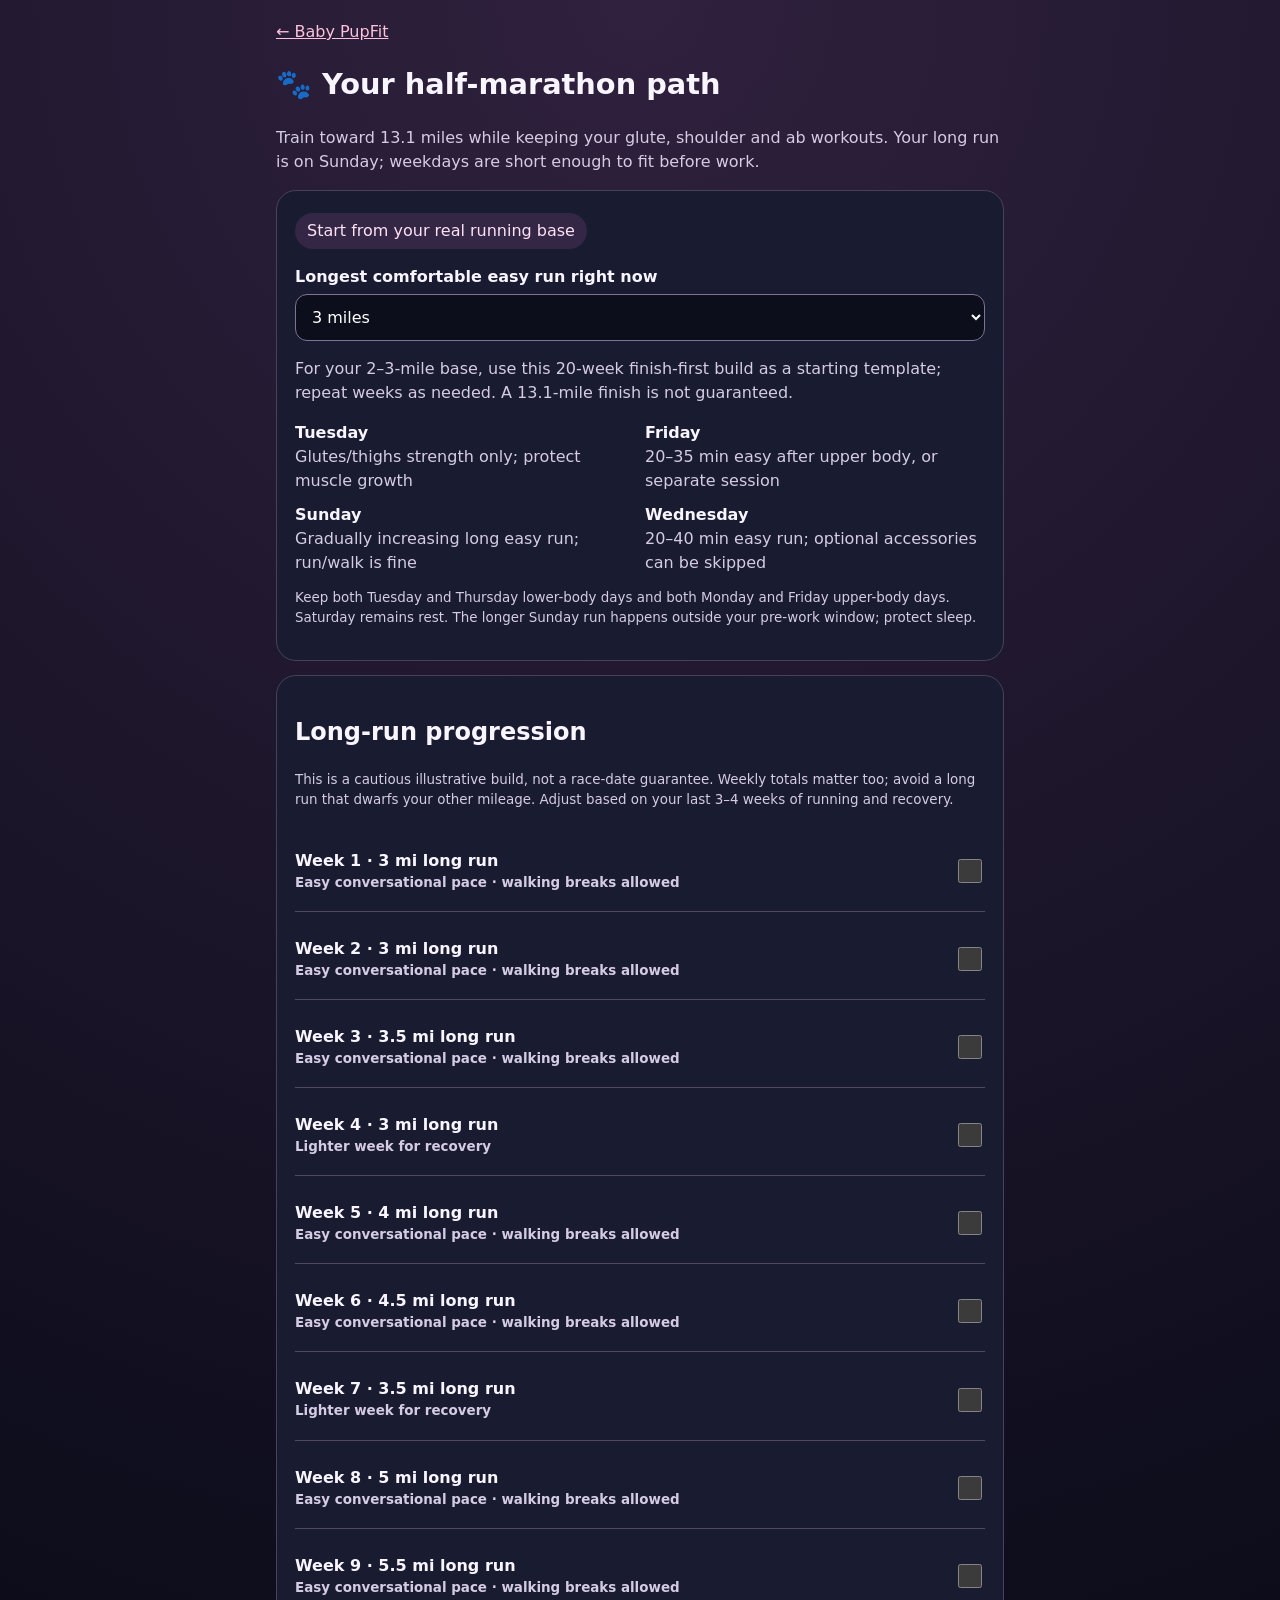
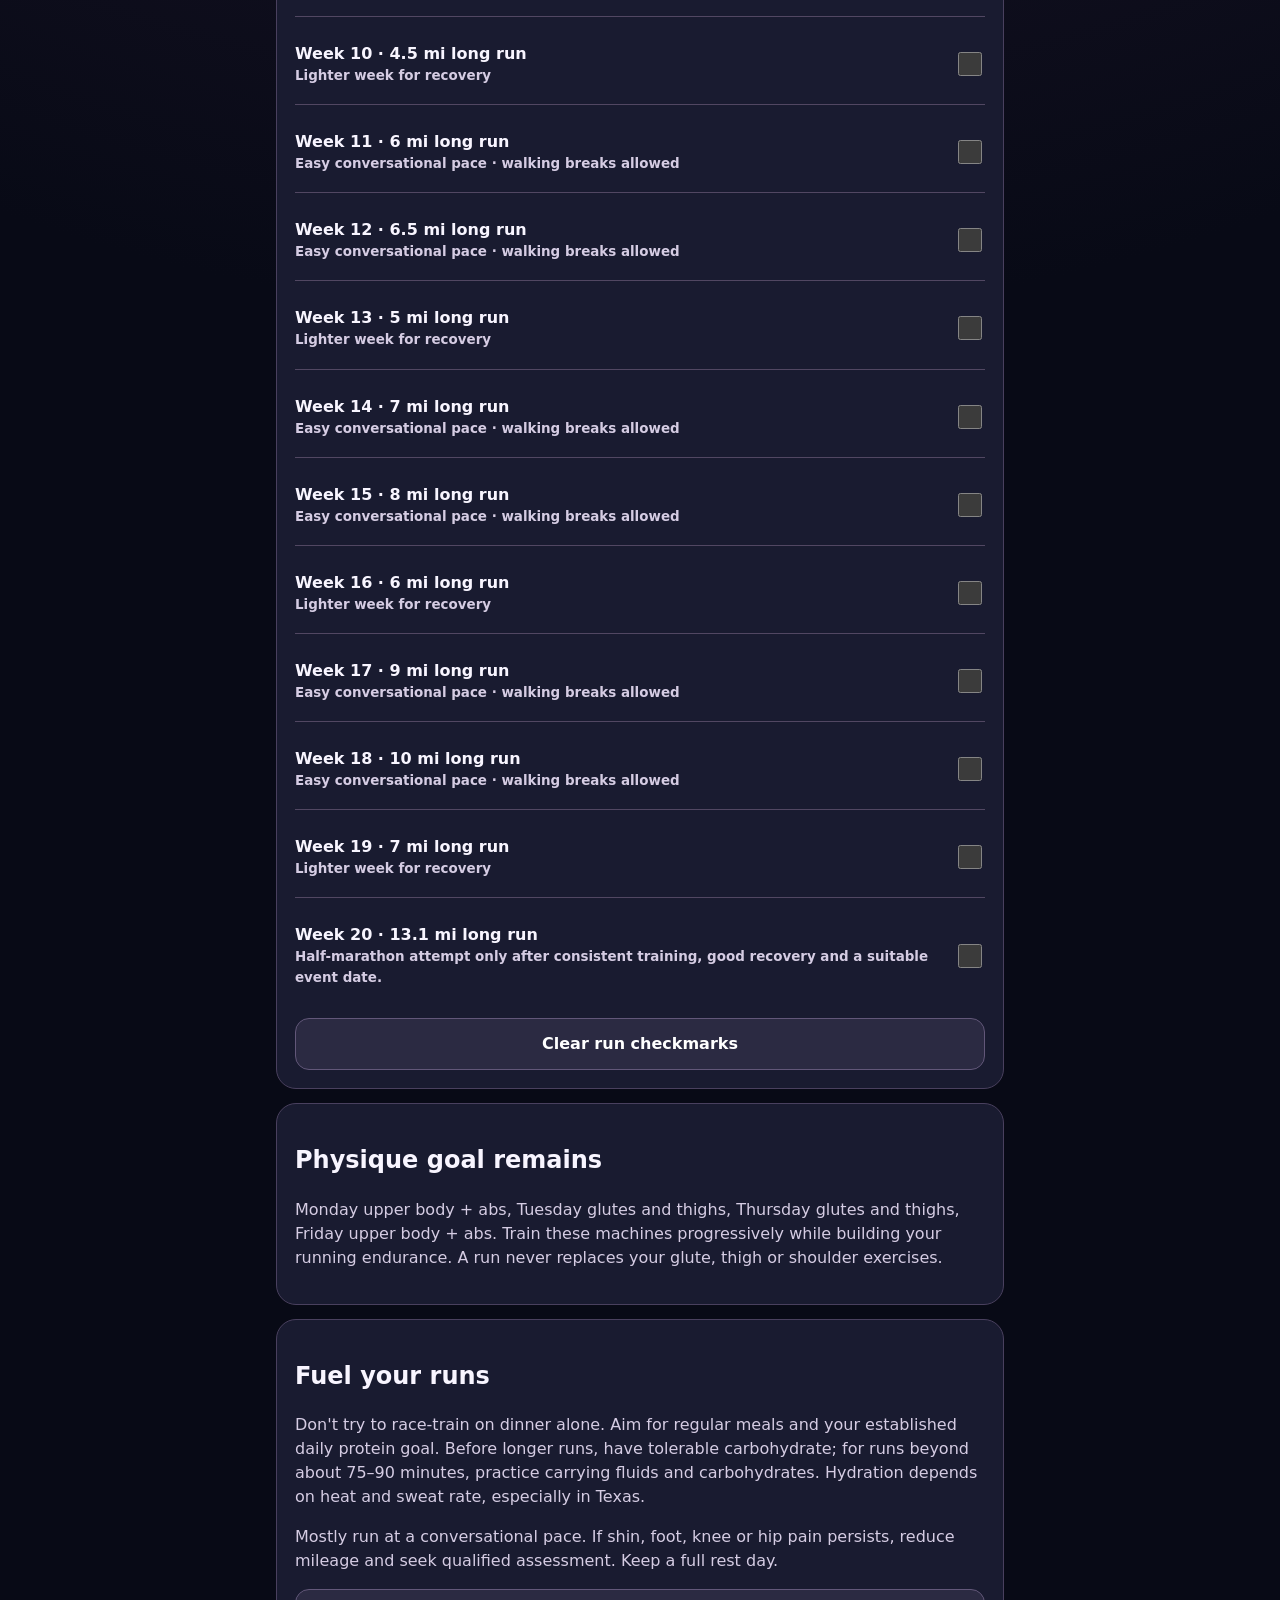
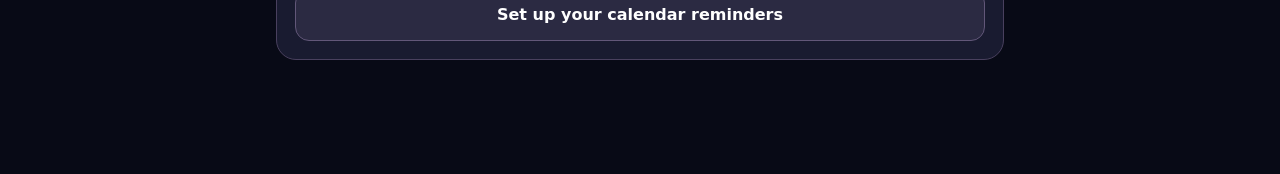
<file: half-marathon.html>
<!doctype html><html lang="en"><head><meta charset="utf-8"><meta name="viewport" content="width=device-width,initial-scale=1"><meta name="theme-color" content="#070812"><title>Half Marathon · Baby PupFit</title><style>:root{color-scheme:dark}*{box-sizing:border-box}body{margin:0;background:radial-gradient(circle at top,#30213e,#080a16 56%);font:16px system-ui,sans-serif;color:#f8f5ff;line-height:1.5}.wrap{max-width:760px;margin:auto;padding:20px 16px 100px}h1{font-size:1.8rem}.card{background:#191b30;border:1px solid #49405e;padding:18px;border-radius:20px;margin:14px 0}p,.sub{color:#d5cce3}.small{font-size:.84rem}.cols{display:grid;grid-template-columns:repeat(2,minmax(0,1fr));gap:10px}.pill{display:inline-block;padding:6px 12px;border-radius:18px;background:#332745;margin:4px 0;color:#ffe1f4}label{font-weight:750;display:block;margin:12px 0 5px}select,input{width:100%;padding:12px;border-radius:12px;border:1px solid #7f7395;background:#0c0e1b;color:white;font:inherit}button,.button{display:block;width:100%;border:0;padding:13px;margin-top:12px;border-radius:14px;color:#25142c;font:inherit;font-weight:850;background:linear-gradient(120deg,#ff9ec7,#b79bff);text-align:center;text-decoration:none;cursor:pointer}.secondary{background:#2b2a42;color:white;border:1px solid #625779}.week{border-top:1px solid #514762;padding:13px 0}.week:first-child{border-top:0}.row{display:flex;justify-content:space-between;gap:12px;align-items:center}.check{width:24px;height:24px;flex:none}a{color:#ffc2dc}</style></head><body><div class="wrap"><a href="./">← Baby PupFit</a><h1>🐾 Your half-marathon path</h1><p>Train toward 13.1 miles while keeping your glute, shoulder and ab workouts. Your long run is on Sunday; weekdays are short enough to fit before work.</p>
<div class="card"><div class="pill">Start from your real running base</div><label for="base">Longest comfortable easy run right now</label><select id="base"><option value="0">Under 2 miles / returning to running</option><option value="2">2 miles</option><option value="3" selected>3 miles</option><option value="4">4 miles</option><option value="5">5 miles</option><option value="6">6+ miles</option></select><p id="summary"></p><div class="cols"><div><strong>Tuesday</strong><div class="sub">Glutes/thighs strength only; protect muscle growth</div></div><div><strong>Friday</strong><div class="sub">20–35 min easy after upper body, or separate session</div></div><div><strong>Sunday</strong><div class="sub">Gradually increasing long easy run; run/walk is fine</div></div><div><strong>Wednesday</strong><div class="sub">20–40 min easy run; optional accessories can be skipped</div></div></div><p class="small">Keep both Tuesday and Thursday lower-body days and both Monday and Friday upper-body days. Saturday remains rest. The longer Sunday run happens outside your pre-work window; protect sleep.</p></div>
<div class="card"><h2>Long-run progression</h2><p class="small">This is a cautious illustrative build, not a race-date guarantee. Weekly totals matter too; avoid a long run that dwarfs your other mileage. Adjust based on your last 3–4 weeks of running and recovery.</p><div id="weeks"></div><button id="reset" class="secondary">Clear run checkmarks</button></div>
<div class="card"><h2>Physique goal remains</h2><p>Monday upper body + abs, Tuesday glutes and thighs, Thursday glutes and thighs, Friday upper body + abs. Train these machines progressively while building your running endurance. A run never replaces your glute, thigh or shoulder exercises.</p></div><div class="card"><h2>Fuel your runs</h2><p>Don't try to race-train on dinner alone. Aim for regular meals and your established daily protein goal. Before longer runs, have tolerable carbohydrate; for runs beyond about 75–90 minutes, practice carrying fluids and carbohydrates. Hydration depends on heat and sweat rate, especially in Texas.</p><p>Mostly run at a conversational pace. If shin, foot, knee or hip pain persists, reduce mileage and seek qualified assessment. Keep a full rest day.</p><a href="reminders.html" class="button secondary">Set up your calendar reminders</a></div></div>
<script>
const key='pupfit_running_v1',base=document.getElementById('base'),weeks=document.getElementById('weeks'),summary=document.getElementById('summary');let saved={};try{saved=JSON.parse(localStorage.getItem(key)||'{}')||{}}catch(e){}if(saved.base!=null)base.value=String(saved.base);
const patterns={"0":[1,1.5,2,2,2.5,3,2.5,3.5,4,3.5,4.5,5,4,5.5,6,5,6.5,7,5,4],"2":[2,2.5,3,2.5,3.5,4,3.5,4.5,5,4,5.5,6,5,6.5,7,6,7.5,8,6,4],"3":[3,3,3.5,3,4,4.5,3.5,5,5.5,4.5,6,6.5,5,7,8,6,9,10,7,13.1],"4":[4,4.5,5,4,5.5,6,5,6.5,7,6,7.5,8,7,8.5,9,7,10,10,7,13.1],"5":[5,5.5,6,5,6.5,7,6,7.5,8,7,8.5,9,8,10,10,8,10,10,7,13.1],"6":[6,6.5,7,6,7.5,8,7,8.5,9,8,9.5,10,8,10,10,8,10,10,7,13.1]};
function draw(){let k=+base.value,arr=patterns[k];summary.textContent=k<3?'Begin with an endurance base, not a rushed race deadline. Repeat weeks as needed; consider a 20+ week build.':'For your 2–3-mile base, use this 20-week finish-first build as a starting template; repeat weeks as needed. A 13.1-mile finish is not guaranteed.';weeks.innerHTML='';arr.forEach((m,i)=>{const el=document.createElement('div');el.className='week';const label=document.createElement('label');label.className='row';const span=document.createElement('span');const strong=document.createElement('strong');strong.textContent='Week '+(i+1)+' · '+m+' mi long run';const note=document.createElement('div');note.className='sub small';note.textContent=i===arr.length-1&&k>=3?'Half-marathon attempt only after consistent training, good recovery and a suitable event date.':i===arr.length-1?'Base-building checkpoint. Continue progressing before race day.':i>0&&m<arr[i-1]?'Lighter week for recovery':'Easy conversational pace · walking breaks allowed';span.append(strong,note);const cb=document.createElement('input');cb.className='check';cb.type='checkbox';cb.checked=!!saved['done_'+k+'_'+i];cb.onchange=()=>{saved['done_'+k+'_'+i]=cb.checked;localStorage.setItem(key,JSON.stringify(saved))};label.append(span,cb);el.append(label);weeks.append(el)})}
base.onchange=()=>{saved.base=base.value;localStorage.setItem(key,JSON.stringify(saved));draw()};document.getElementById('reset').onclick=()=>{Object.keys(saved).filter(k=>k.startsWith('done_')).forEach(k=>delete saved[k]);localStorage.setItem(key,JSON.stringify(saved));draw()};draw();
</script></body></html>
</file>
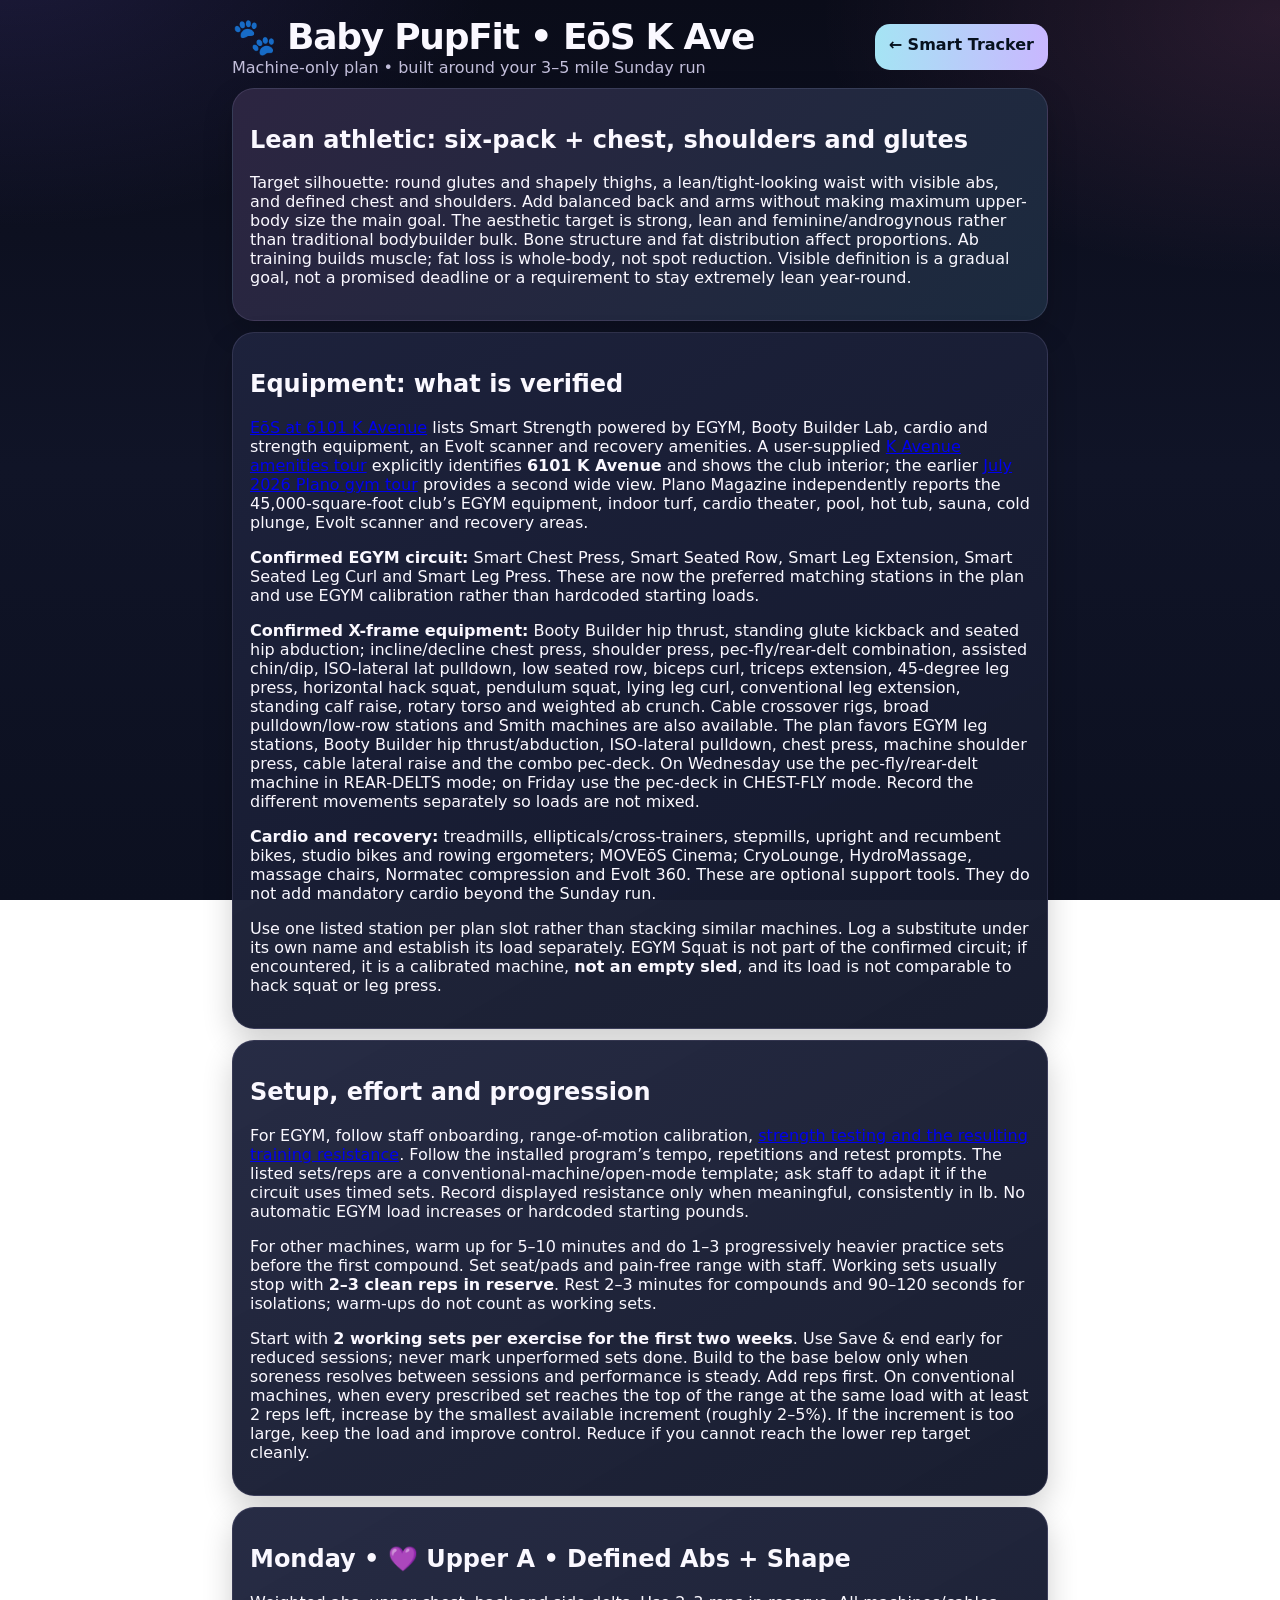
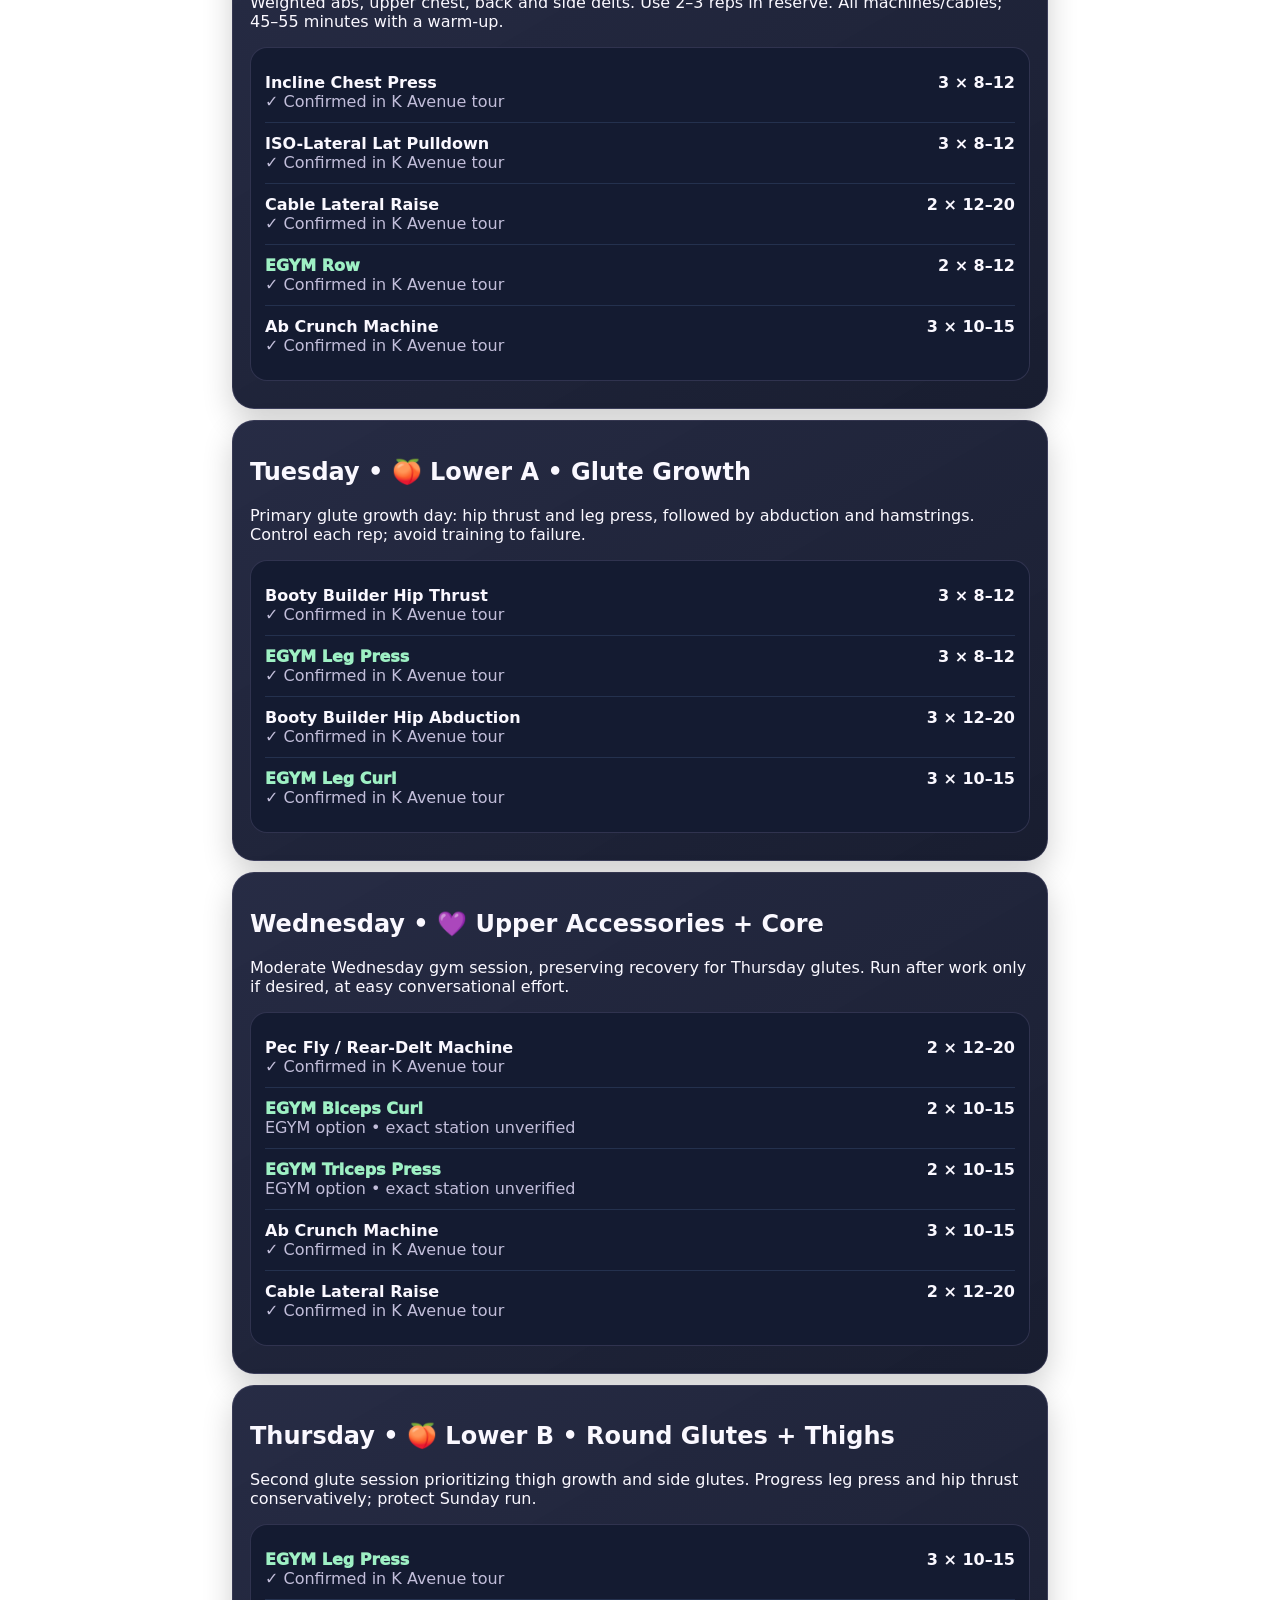
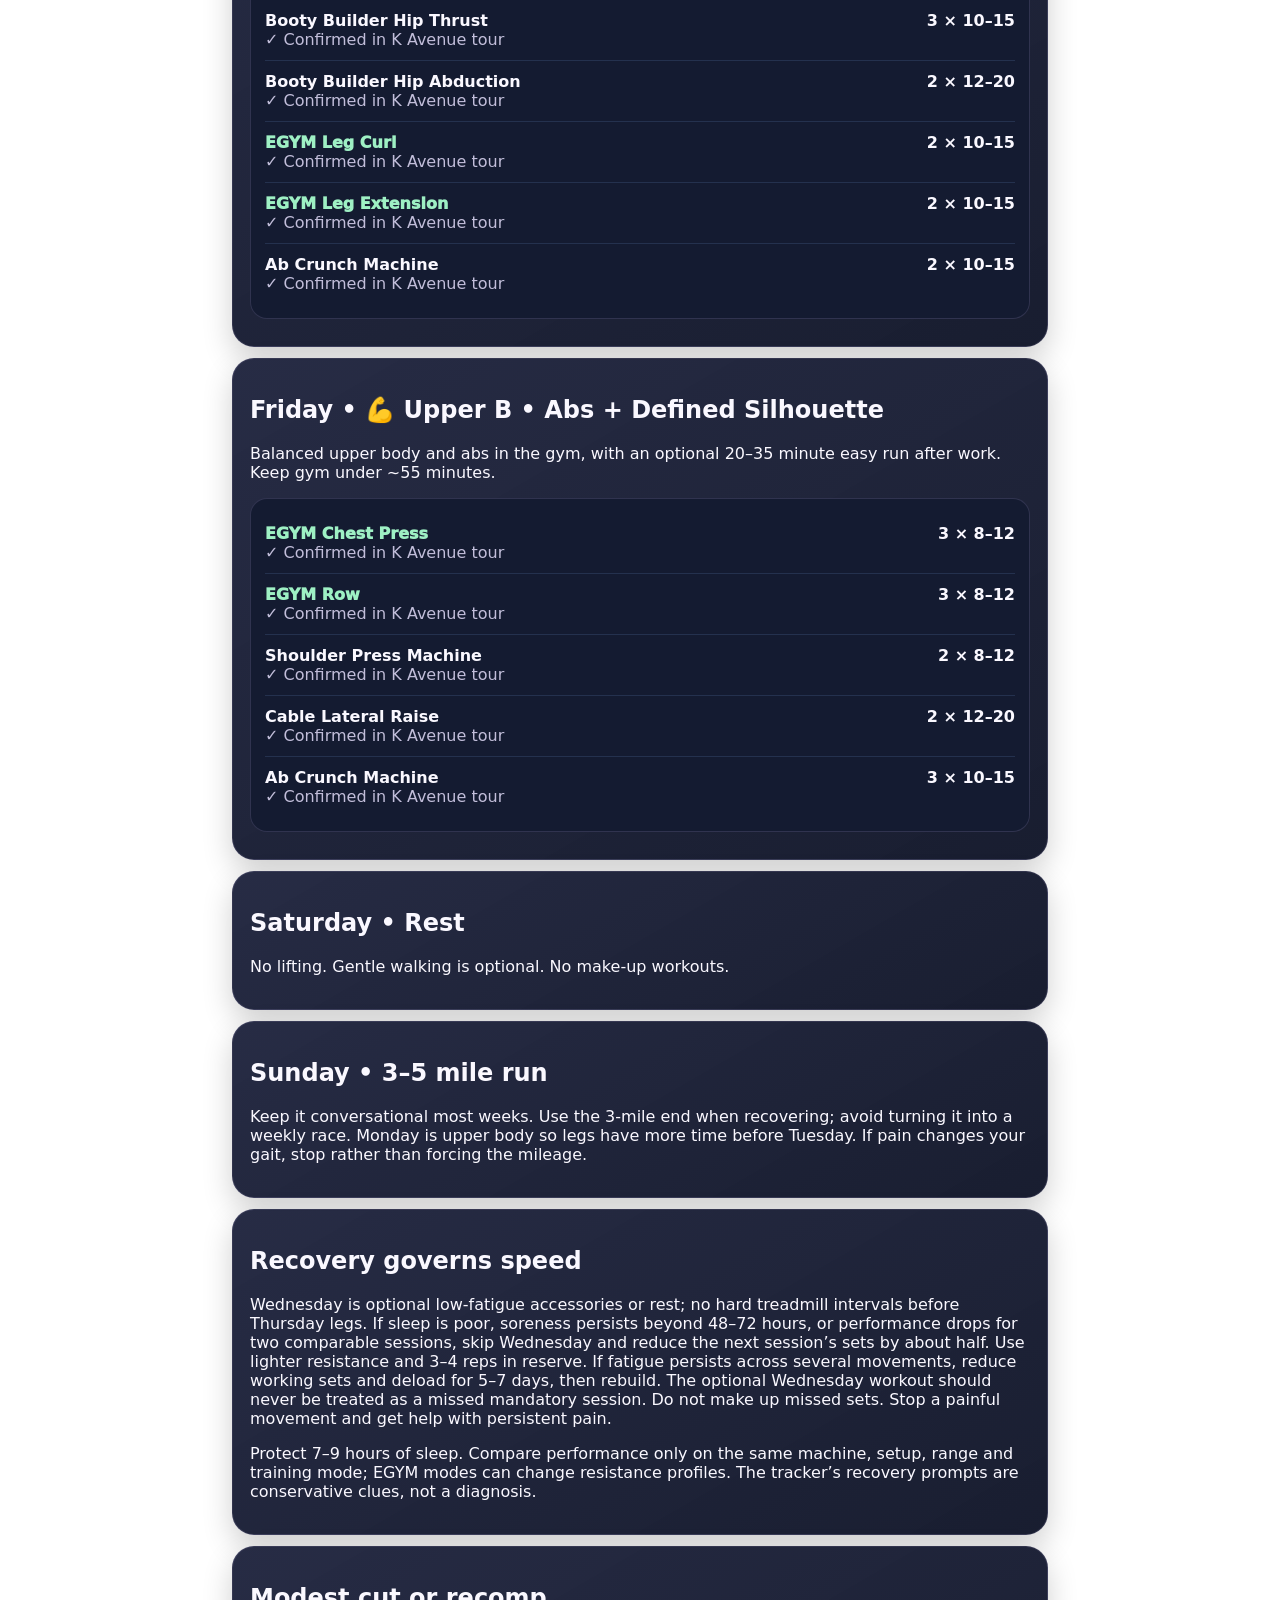
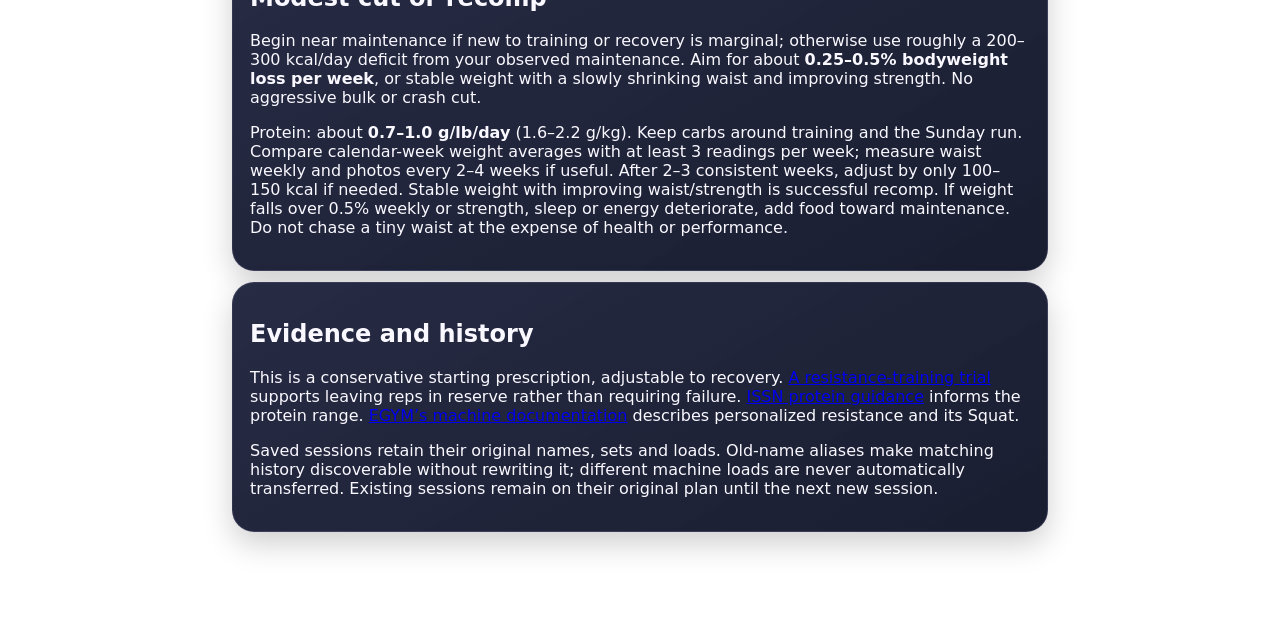
<file: machine-plan.html>
<!doctype html>
<html lang="en"><head><meta charset="utf-8"><meta name="viewport" content="width=device-width,initial-scale=1,viewport-fit=cover"><meta name="theme-color" content="#0a0c19"><title>Baby PupFit • EōS K Ave Machine Plan</title>
<style>:root{--bg:#0b1224;--panel:#17223a;--panel2:#0f192c;--line:#2b3b5e;--txt:#f8f9ff;--muted:#aeb9d4;--blue:#8bd5ff;--lav:#c9b7ff;--green:#9af0b5;--gold:#ffd98b}*{box-sizing:border-box}body{margin:0;background:linear-gradient(160deg,#0b1224,#15132b);color:var(--txt);font-family:Inter,system-ui,-apple-system,Segoe UI,Roboto,Arial,sans-serif}.wrap{max-width:940px;margin:auto;padding:16px 16px 70px}.hero{display:flex;justify-content:space-between;gap:12px;align-items:center}.hero h1{margin:0;font-size:clamp(2rem,7vw,3rem)}.muted{color:var(--muted)}.card{background:rgba(23,34,58,.96);border:1px solid var(--line);border-radius:22px;padding:16px;margin:12px 0}.soft{background:linear-gradient(135deg,rgba(139,213,255,.10),rgba(201,183,255,.10))}.day{background:var(--panel2);border:1px solid var(--line);border-radius:18px;padding:14px;margin:10px 0}.exercise{display:grid;grid-template-columns:1fr auto;gap:8px;padding:11px 0;border-bottom:1px solid rgba(42,56,88,.75)}.exercise:last-child{border-bottom:0}.tag{display:inline-block;border:1px solid var(--line);border-radius:999px;padding:5px 9px;font-size:.78rem;margin:4px 4px 0 0;color:var(--muted)}.btn{display:inline-flex;text-decoration:none;border-radius:14px;padding:11px 14px;font-weight:900;background:linear-gradient(90deg,var(--blue),var(--lav));color:#07111e}.egym{color:var(--green);font-weight:950}.rule{border-left:4px solid var(--gold);padding-left:12px}.start{font-size:.82rem;color:var(--gold);margin-top:3px}@media(max-width:650px){.exercise{grid-template-columns:1fr}.hero{align-items:flex-start;flex-direction:column}}</style><link rel="stylesheet" href="polish.css"></head>
<body class="pupfit-subpage"><div class="wrap"><div class="hero"><div><h1>🐾 Baby PupFit • EōS K Ave</h1><div class="muted">Machine-only plan • built around your 3–5 mile Sunday run</div></div><a class="btn" href="./">← Smart Tracker</a></div>

<div class="card soft"><h2>Lean athletic: six-pack + chest, shoulders and glutes</h2><p>Target silhouette: round glutes and shapely thighs, a lean/tight-looking waist with visible abs, and defined chest and shoulders. Add balanced back and arms without making maximum upper-body size the main goal. The aesthetic target is strong, lean and feminine/androgynous rather than traditional bodybuilder bulk. Bone structure and fat distribution affect proportions. Ab training builds muscle; fat loss is whole-body, not spot reduction. Visible definition is a gradual goal, not a promised deadline or a requirement to stay extremely lean year-round.</p></div>
<div class="card"><h2>Equipment: what is verified</h2><p><a href="https://www.eosfitness.com/gym/plano-texas-i-75-spring-creek-pkwy">EōS at 6101 K Avenue</a> lists Smart Strength powered by EGYM, Booty Builder Lab, cardio and strength equipment, an Evolt scanner and recovery amenities. A user-supplied <a href="https://www.tiktok.com/@atlasthetics7/video/7667346962794007838">K Avenue amenities tour</a> explicitly identifies <b>6101 K Avenue</b> and shows the club interior; the earlier <a href="https://www.youtube.com/watch?v=hi5XE0AHJV8">July 2026 Plano gym tour</a> provides a second wide view. Plano Magazine independently reports the 45,000-square-foot club’s EGYM equipment, indoor turf, cardio theater, pool, hot tub, sauna, cold plunge, Evolt scanner and recovery areas.</p><p><b>Confirmed EGYM circuit:</b> Smart Chest Press, Smart Seated Row, Smart Leg Extension, Smart Seated Leg Curl and Smart Leg Press. These are now the preferred matching stations in the plan and use EGYM calibration rather than hardcoded starting loads.</p><p><b>Confirmed X-frame equipment:</b> Booty Builder hip thrust, standing glute kickback and seated hip abduction; incline/decline chest press, shoulder press, pec-fly/rear-delt combination, assisted chin/dip, ISO-lateral lat pulldown, low seated row, biceps curl, triceps extension, 45-degree leg press, horizontal hack squat, pendulum squat, lying leg curl, conventional leg extension, standing calf raise, rotary torso and weighted ab crunch. Cable crossover rigs, broad pulldown/low-row stations and Smith machines are also available. The plan favors EGYM leg stations, Booty Builder hip thrust/abduction, ISO-lateral pulldown, chest press, machine shoulder press, cable lateral raise and the combo pec-deck. On Wednesday use the pec-fly/rear-delt machine in REAR-DELTS mode; on Friday use the pec-deck in CHEST-FLY mode. Record the different movements separately so loads are not mixed.</p><p><b>Cardio and recovery:</b> treadmills, ellipticals/cross-trainers, stepmills, upright and recumbent bikes, studio bikes and rowing ergometers; MOVEōS Cinema; CryoLounge, HydroMassage, massage chairs, Normatec compression and Evolt 360. These are optional support tools. They do not add mandatory cardio beyond the Sunday run.</p><p>Use one listed station per plan slot rather than stacking similar machines. Log a substitute under its own name and establish its load separately. EGYM Squat is not part of the confirmed circuit; if encountered, it is a calibrated machine, <b>not an empty sled</b>, and its load is not comparable to hack squat or leg press.</p></div>
<div class="card"><h2>Setup, effort and progression</h2><p>For EGYM, follow staff onboarding, range-of-motion calibration, <a href="https://knowledge.egym.com/en/genius/genius-for-members/get-started/do-strength-tests-on-smart-strength.html">strength testing and the resulting training resistance</a>. Follow the installed program’s tempo, repetitions and retest prompts. The listed sets/reps are a conventional-machine/open-mode template; ask staff to adapt it if the circuit uses timed sets. Record displayed resistance only when meaningful, consistently in lb. No automatic EGYM load increases or hardcoded starting pounds.</p><p>For other machines, warm up for 5–10 minutes and do 1–3 progressively heavier practice sets before the first compound. Set seat/pads and pain-free range with staff. Working sets usually stop with <b>2–3 clean reps in reserve</b>. Rest 2–3 minutes for compounds and 90–120 seconds for isolations; warm-ups do not count as working sets.</p><p>Start with <b>2 working sets per exercise for the first two weeks</b>. Use Save &amp; end early for reduced sessions; never mark unperformed sets done. Build to the base below only when soreness resolves between sessions and performance is steady. Add reps first. On conventional machines, when every prescribed set reaches the top of the range at the same load with at least 2 reps left, increase by the smallest available increment (roughly 2–5%). If the increment is too large, keep the load and improve control. Reduce if you cannot reach the lower rep target cleanly.</p></div>
<div id="days"></div>
<div class="card"><h2>Saturday • Rest</h2><p>No lifting. Gentle walking is optional. No make-up workouts.</p></div>
<div class="card"><h2>Sunday • 3–5 mile run</h2><p>Keep it conversational most weeks. Use the 3-mile end when recovering; avoid turning it into a weekly race. Monday is upper body so legs have more time before Tuesday. If pain changes your gait, stop rather than forcing the mileage.</p></div>
<div class="card"><h2>Recovery governs speed</h2><p>Wednesday is optional low-fatigue accessories or rest; no hard treadmill intervals before Thursday legs. If sleep is poor, soreness persists beyond 48–72 hours, or performance drops for two comparable sessions, skip Wednesday and reduce the next session’s sets by about half. Use lighter resistance and 3–4 reps in reserve. If fatigue persists across several movements, reduce working sets and deload for 5–7 days, then rebuild. The optional Wednesday workout should never be treated as a missed mandatory session. Do not make up missed sets. Stop a painful movement and get help with persistent pain.</p><p>Protect 7–9 hours of sleep. Compare performance only on the same machine, setup, range and training mode; EGYM modes can change resistance profiles. The tracker’s recovery prompts are conservative clues, not a diagnosis.</p></div>
<div class="card"><h2>Modest cut or recomp</h2><p>Begin near maintenance if new to training or recovery is marginal; otherwise use roughly a 200–300 kcal/day deficit from your observed maintenance. Aim for about <b>0.25–0.5% bodyweight loss per week</b>, or stable weight with a slowly shrinking waist and improving strength. No aggressive bulk or crash cut.</p><p>Protein: about <b>0.7–1.0 g/lb/day</b> (1.6–2.2 g/kg). Keep carbs around training and the Sunday run. Compare calendar-week weight averages with at least 3 readings per week; measure waist weekly and photos every 2–4 weeks if useful. After 2–3 consistent weeks, adjust by only 100–150 kcal if needed. Stable weight with improving waist/strength is successful recomp. If weight falls over 0.5% weekly or strength, sleep or energy deteriorate, add food toward maintenance. Do not chase a tiny waist at the expense of health or performance.</p></div>
<div class="card"><h2>Evidence and history</h2><p>This is a conservative starting prescription, adjustable to recovery. <a href="https://pubmed.ncbi.nlm.nih.gov/38393985/">A resistance-training trial</a> supports leaving reps in reserve rather than requiring failure. <a href="https://pubmed.ncbi.nlm.nih.gov/28642676/">ISSN protein guidance</a> informs the protein range. <a href="https://us.egym.com/en-us/workouts/smartstrength">EGYM’s machine documentation</a> describes personalized resistance and its Squat.</p><p>Saved sessions retain their original names, sets and loads. Old-name aliases make matching history discoverable without rewriting it; different machine loads are never automatically transferred. Existing sessions remain on their original plan until the next new session.</p></div>
</div><script src="plan.js"></script><script>
const dayNames={1:'Monday',2:'Tuesday',3:'Wednesday',4:'Thursday',5:'Friday'},videoVerified=new Set(['Shoulder Press Machine','Pec Deck Chest Fly','EGYM Chest Press','EGYM Row','EGYM Leg Extension','EGYM Leg Curl','EGYM Leg Press','Booty Builder Hip Thrust','Booty Builder Hip Abduction','ISO-Lateral Lat Pulldown','Cable Lateral Raise','Incline Chest Press','Pec Fly / Rear-Delt Machine','Biceps Curl Machine','Triceps Extension Machine','Standing Calf Raise','Ab Crunch Machine']);
document.getElementById('days').innerHTML=Object.entries(window.PUPFIT_PLANS).map(([d,p])=>`<div class="card"><h2>${dayNames[d]} • ${p.name}</h2><p>${p.note}</p><div class="day">${p.ex.map(([n,s,min,max])=>`<div class="exercise"><div><b class="${n.startsWith('EGYM ')?'egym':''}">${n}</b><div class="muted">${videoVerified.has(n)?'✓ Confirmed in K Avenue tour':(n.startsWith('EGYM ')?'EGYM option':'Conventional machine')+' • exact station unverified'}</div></div><b>${s} × ${min}–${max}</b></div>`).join('')}</div></div>`).join('');
</script></body></html>
</file>
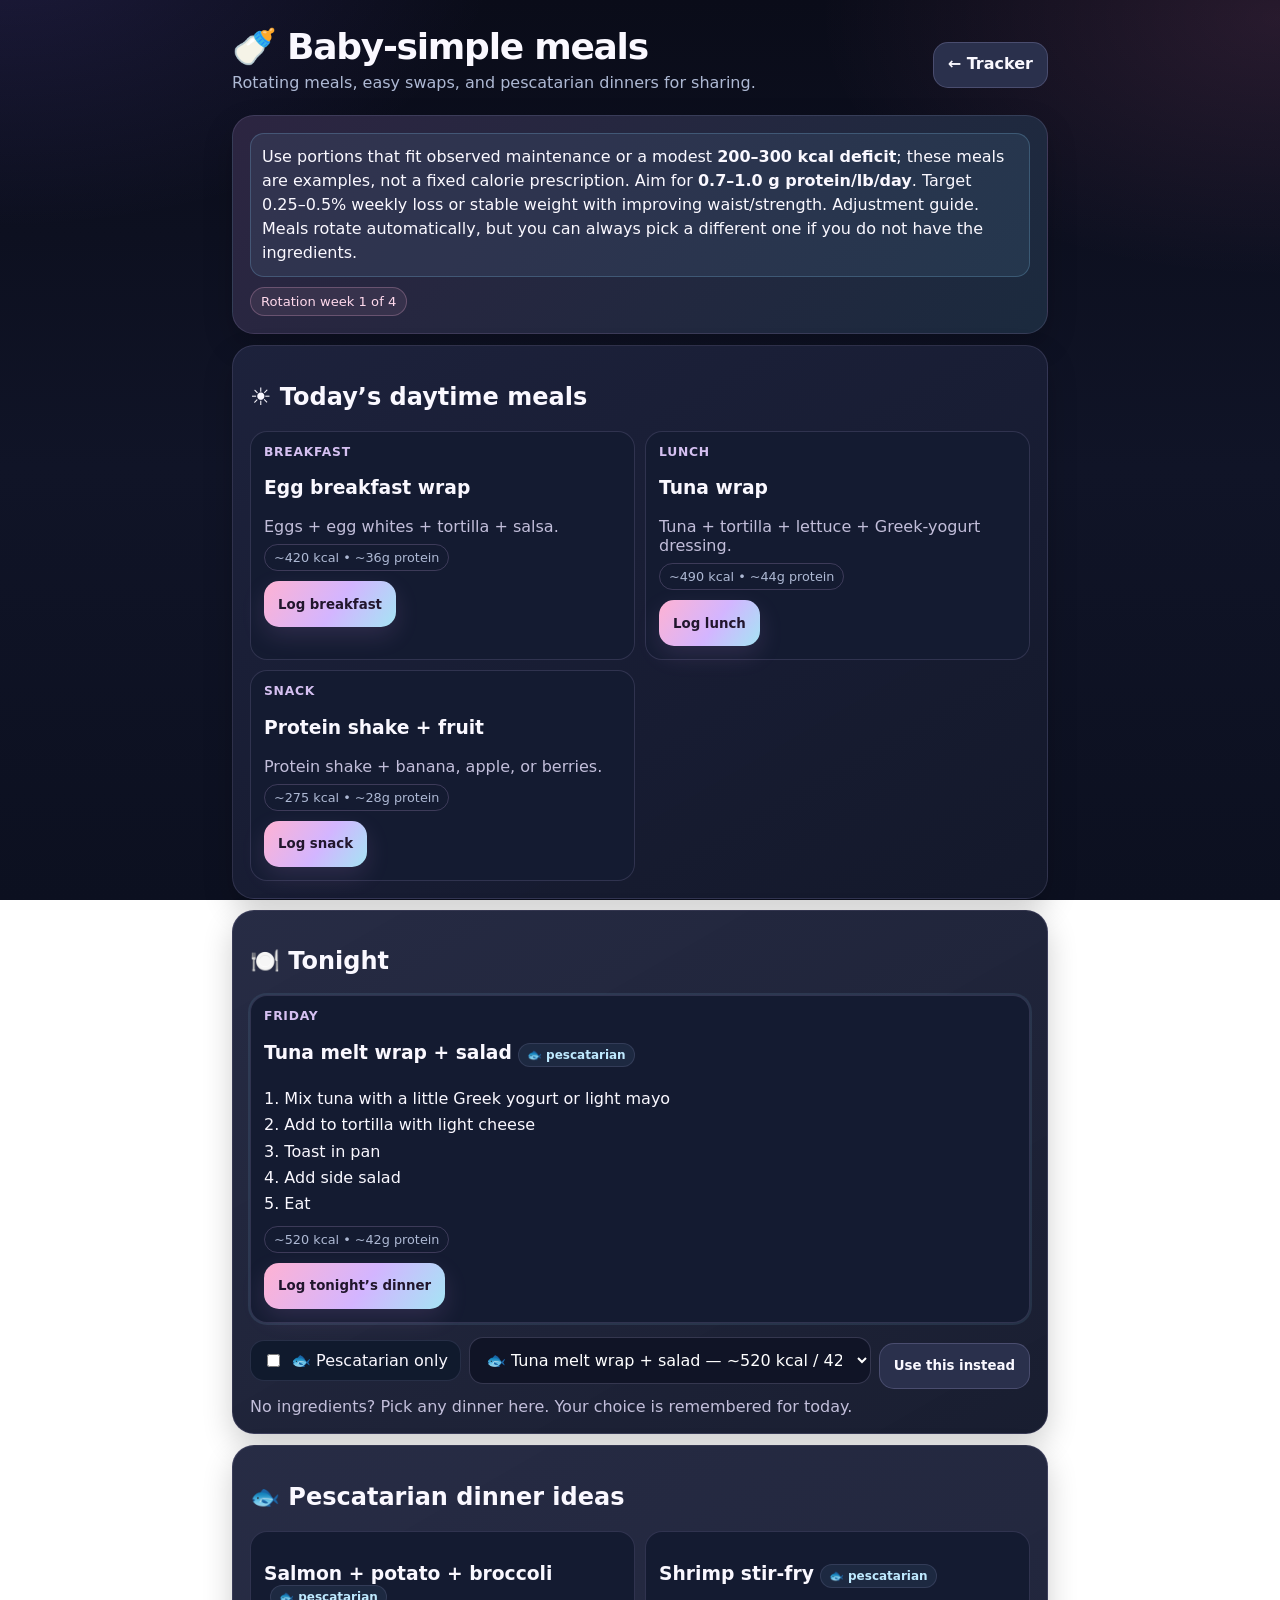
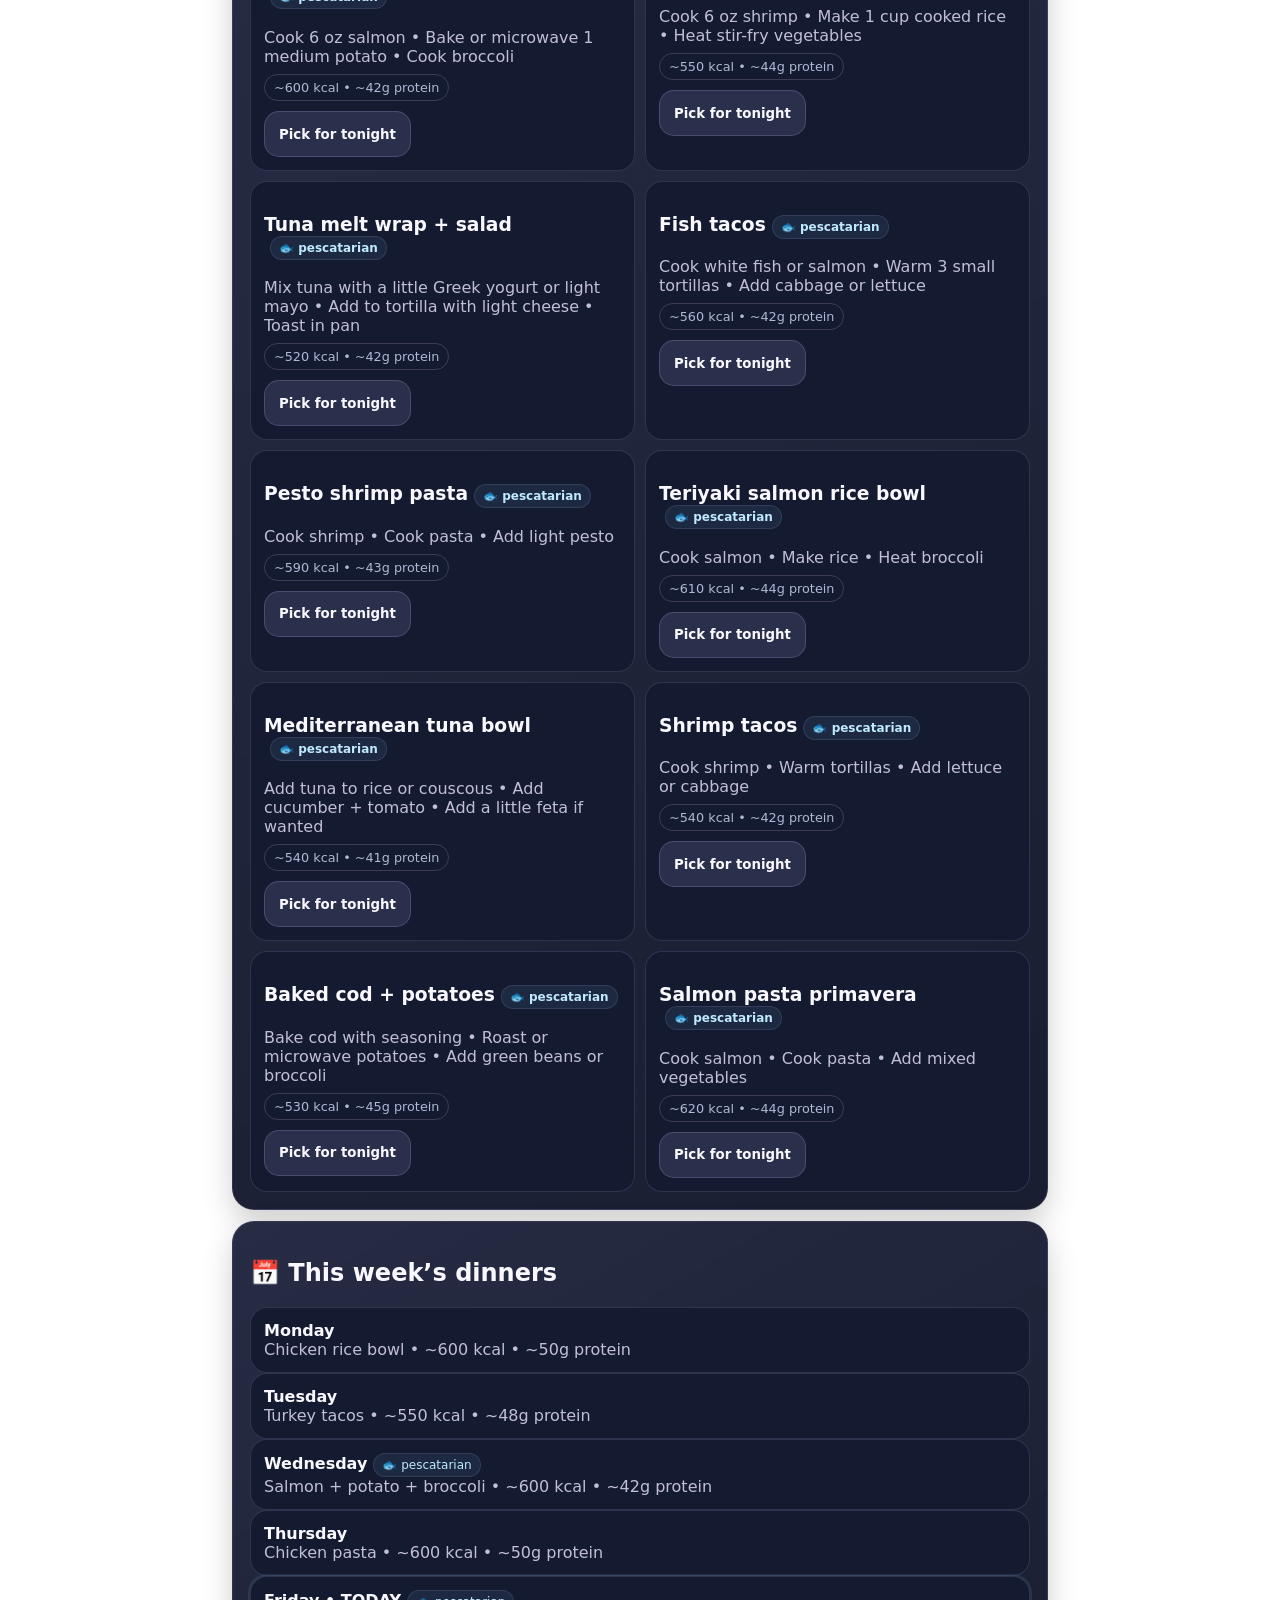
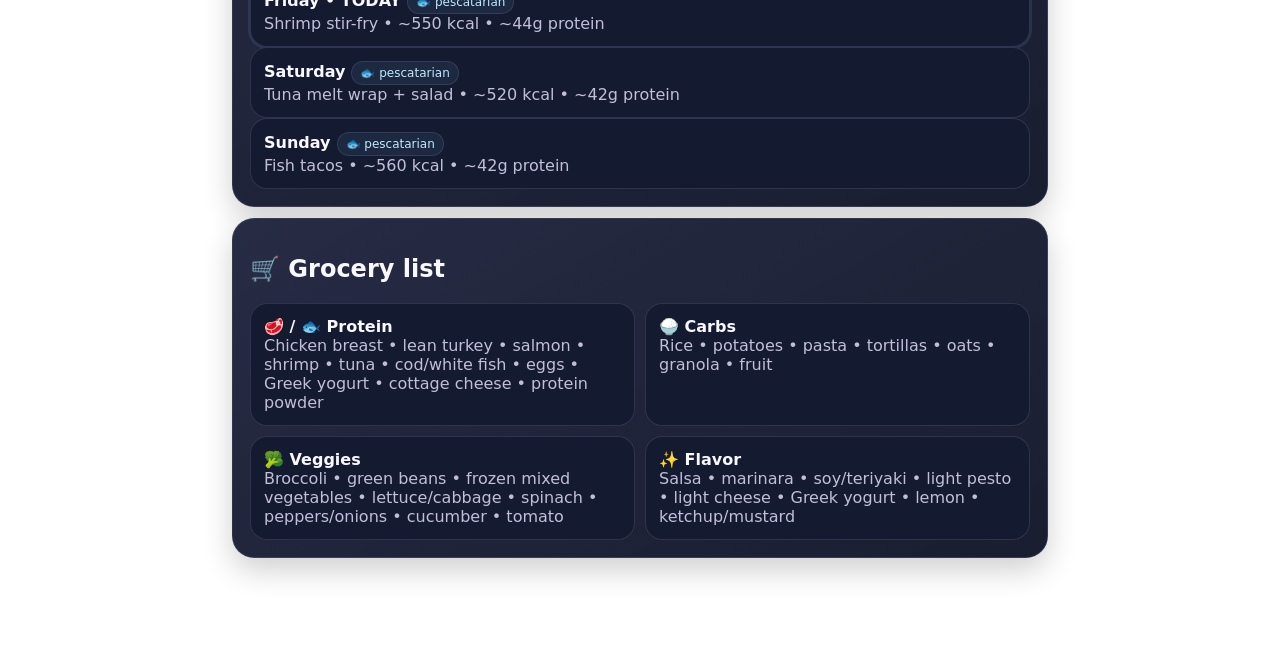
<file: meals.html>
<!doctype html>
<html lang="en">
<head>
<meta charset="utf-8">
<meta name="viewport" content="width=device-width,initial-scale=1,viewport-fit=cover">
<meta name="theme-color" content="#0a0c19">
<title>Baby PupFit Meals</title>
<style>
:root{--bg:#0b1224;--panel:#17223a;--panel2:#101a2d;--line:#2a3858;--txt:#f8f9ff;--muted:#aeb9d4;--blue:#8bd5ff;--lav:#c9b7ff;--green:#9af0b5;--pink:#ffb7db}
*{box-sizing:border-box}body{margin:0;background:linear-gradient(160deg,#0b1224,#10162a 58%,#15132b);color:var(--txt);font-family:system-ui,-apple-system,Segoe UI,Roboto,Arial,sans-serif}.wrap{max-width:960px;margin:auto;padding:16px 16px 80px}.hero{padding:10px 0 6px}.hero h1{font-size:clamp(2rem,8vw,3rem);margin:0}.hero p{color:var(--muted);margin:.35rem 0}.card{background:rgba(23,34,58,.96);border:1px solid var(--line);border-radius:22px;padding:16px;margin:12px 0;box-shadow:0 18px 55px rgba(0,0,0,.28)}.soft{background:linear-gradient(135deg,rgba(139,213,255,.10),rgba(201,183,255,.10))}.grid{display:grid;grid-template-columns:1fr 1fr;gap:10px}@media(max-width:700px){.grid{grid-template-columns:1fr}}.tile,.day{background:var(--panel2);border:1px solid var(--line);border-radius:17px;padding:13px}.label{font-size:.77rem;text-transform:uppercase;letter-spacing:.06em;color:var(--muted);font-weight:800}.muted{color:var(--muted)}.pill{display:inline-block;border:1px solid var(--line);border-radius:999px;padding:5px 9px;color:var(--muted);font-size:.8rem;margin-top:8px}.btn{border:0;border-radius:14px;padding:11px 14px;font-weight:900;cursor:pointer;margin-top:10px}.primary{background:linear-gradient(90deg,var(--blue),var(--lav));color:#07111e}.secondary{background:#23304c;color:var(--txt);border:1px solid var(--line)}.good{color:var(--green)}.today{border-color:var(--blue);box-shadow:0 0 0 2px rgba(139,213,255,.10)}.steps{line-height:1.65;margin-top:8px}.topbar{display:flex;justify-content:space-between;gap:8px;align-items:center;flex-wrap:wrap}.note{padding:11px;border-radius:14px;background:rgba(139,213,255,.08);border:1px solid rgba(139,213,255,.22);line-height:1.5}.toast{position:fixed;left:50%;bottom:18px;transform:translateX(-50%);background:#13213b;border:1px solid var(--line);border-radius:14px;padding:10px 14px;display:none;z-index:10}a{color:inherit;text-decoration:none}.weektag{display:inline-block;background:rgba(255,183,219,.08);border:1px solid rgba(255,183,219,.25);padding:6px 10px;border-radius:999px;font-size:.82rem;color:#ffd9ec}.picker{display:flex;gap:8px;flex-wrap:wrap;align-items:center;margin-top:10px}select{flex:1;min-width:220px;padding:12px;border-radius:14px;border:1px solid var(--line);background:#0a1426;color:var(--txt);font:inherit}.switch{display:flex;align-items:center;gap:8px;padding:10px 12px;border:1px solid var(--line);border-radius:14px;background:#101a2d}.switch input{accent-color:#8bd5ff}.badge{display:inline-flex;gap:5px;align-items:center;padding:4px 8px;border-radius:999px;font-size:.75rem;border:1px solid var(--line);margin-left:6px}.fish{color:#bfeaff;background:rgba(139,213,255,.08)}
</style>
<link rel="stylesheet" href="polish.css">
</head>
<body class="pupfit-subpage"><div class="wrap">
<div class="topbar"><div class="hero"><h1>🍼 Baby-simple meals</h1><p>Rotating meals, easy swaps, and pescatarian dinners for sharing.</p></div><a class="btn secondary" href="./">← Tracker</a></div>

<div class="card soft"><div class="note">Use portions that fit observed maintenance or a modest <b>200–300 kcal deficit</b>; these meals are examples, not a fixed calorie prescription. Aim for <b>0.7–1.0 g protein/lb/day</b>. Target 0.25–0.5% weekly loss or stable weight with improving waist/strength. <a href="machine-plan.html">Adjustment guide</a>. Meals rotate automatically, but you can always pick a different one if you do not have the ingredients.</div><div class="weektag" id="rotationTag" style="margin-top:10px"></div></div>

<div class="card"><h2>☀️ Today’s daytime meals</h2><div class="grid" id="dayMeals"></div></div>

<div class="card"><h2>🍽️ Tonight</h2><div id="tonight"></div><div class="picker"><label class="switch"><input id="pescOnly" type="checkbox"> 🐟 Pescatarian only</label><select id="dinnerPicker"></select><button class="btn secondary" id="pickDinnerBtn">Use this instead</button></div><div class="muted" style="margin-top:8px">No ingredients? Pick any dinner here. Your choice is remembered for today.</div></div>

<div class="card"><h2>🐟 Pescatarian dinner ideas</h2><div class="grid" id="pescIdeas"></div></div>

<div class="card"><h2>📅 This week’s dinners</h2><div id="week"></div></div>

<div class="card"><h2>🛒 Grocery list</h2><div class="grid" id="grocery"></div></div>
</div><div id="toast" class="toast">Logged ✓</div>

<script>
const now=new Date(), day=now.toLocaleDateString(undefined,{weekday:'long'}), date=now.toISOString().slice(0,10);
const dayIndex=['Sunday','Monday','Tuesday','Wednesday','Thursday','Friday','Saturday'].indexOf(day);
function weekNumber(d){const x=new Date(Date.UTC(d.getFullYear(),d.getMonth(),d.getDate()));const n=x.getUTCDay()||7;x.setUTCDate(x.getUTCDate()+4-n);const y=new Date(Date.UTC(x.getUTCFullYear(),0,1));return Math.ceil((((x-y)/86400000)+1)/7)}
const rotation=(weekNumber(now)-1)%4;

const breakfasts=[
{name:'Greek yogurt crunch bowl',cal:380,pro:38,desc:'Greek yogurt + berries + a little granola.'},
{name:'Protein oatmeal',cal:400,pro:34,desc:'Oats + protein powder + berries + powdered peanut butter.'},
{name:'Cottage cheese fruit bowl',cal:360,pro:36,desc:'Cottage cheese + fruit + a little granola.'},
{name:'Protein pancakes',cal:410,pro:36,desc:'Protein pancakes + Greek yogurt + berries.'},
{name:'Smoothie breakfast',cal:390,pro:38,desc:'Protein + banana + berries + Greek yogurt.'},
{name:'Egg breakfast wrap',cal:420,pro:36,desc:'Eggs + egg whites + tortilla + salsa.'},
{name:'Protein waffles',cal:400,pro:35,desc:'Protein waffles + Greek yogurt + fruit.'}
];
const lunches=[
{name:'Chicken wrap',cal:500,pro:48,desc:'Chicken + tortilla + lettuce + light cheese + salsa.'},
{name:'Tuna rice bowl',cal:500,pro:45,desc:'Tuna + rice + cucumber + light soy sauce.'},
{name:'Chicken burrito bowl',cal:530,pro:49,desc:'Chicken + rice + beans + salsa + lettuce.'},
{name:'Tuna potato bowl',cal:490,pro:45,desc:'Tuna + potato + Greek-yogurt dressing + veggies.'},
{name:'Chicken pasta salad',cal:530,pro:47,desc:'Chicken + pasta + vegetables + light dressing.'},
{name:'Egg + cottage cheese plate',cal:480,pro:42,desc:'Eggs + cottage cheese + fruit + crackers.'},
{name:'Tuna wrap',cal:490,pro:44,desc:'Tuna + tortilla + lettuce + Greek-yogurt dressing.'}
];
const snacks=[
{name:'Protein shake + fruit',cal:275,pro:28,desc:'Protein shake + banana, apple, or berries.'},
{name:'Greek yogurt + fruit',cal:250,pro:25,desc:'Greek yogurt + fruit.'},
{name:'Cottage cheese + pineapple',cal:260,pro:27,desc:'Cottage cheese + pineapple.'},
{name:'Protein bar + fruit',cal:280,pro:22,desc:'Protein bar + fruit.'},
{name:'Protein pudding',cal:260,pro:27,desc:'Greek yogurt mixed with protein powder.'},
{name:'Shake + rice cakes',cal:280,pro:27,desc:'Protein shake + rice cakes.'},
{name:'Yogurt crunch cup',cal:275,pro:25,desc:'Greek yogurt + cereal or granola.'}
];

const dinners=[
{name:'Chicken rice bowl',cal:600,pro:50,pesc:false,steps:['Cook 6 oz chicken','Make 1 cup cooked rice','Heat 1–2 cups vegetables','Add a little sauce','Eat']},
{name:'Turkey tacos',cal:550,pro:48,pesc:false,steps:['Cook 6 oz lean turkey','Warm 3 small tortillas','Add lettuce + salsa','Add a little light cheese','Eat']},
{name:'Salmon + potato + broccoli',cal:600,pro:42,pesc:true,steps:['Cook 6 oz salmon','Bake or microwave 1 medium potato','Cook broccoli','Season simply','Eat']},
{name:'Chicken pasta',cal:600,pro:50,pesc:false,steps:['Cook 6 oz chicken','Cook 2 oz dry pasta','Add marinara','Add spinach or zucchini','Eat']},
{name:'Shrimp stir-fry',cal:550,pro:44,pesc:true,steps:['Cook 6 oz shrimp','Make 1 cup cooked rice','Heat stir-fry vegetables','Add light teriyaki or soy sauce','Eat']},
{name:'Tuna melt wrap + salad',cal:520,pro:42,pesc:true,steps:['Mix tuna with a little Greek yogurt or light mayo','Add to tortilla with light cheese','Toast in pan','Add side salad','Eat']},
{name:'Fish tacos',cal:560,pro:42,pesc:true,steps:['Cook white fish or salmon','Warm 3 small tortillas','Add cabbage or lettuce','Add salsa + yogurt sauce','Eat']},
{name:'Pesto shrimp pasta',cal:590,pro:43,pesc:true,steps:['Cook shrimp','Cook pasta','Add light pesto','Add spinach or broccoli','Mix and eat']},
{name:'Teriyaki salmon rice bowl',cal:610,pro:44,pesc:true,steps:['Cook salmon','Make rice','Heat broccoli','Add a little teriyaki','Put in a bowl and eat']},
{name:'Mediterranean tuna bowl',cal:540,pro:41,pesc:true,steps:['Add tuna to rice or couscous','Add cucumber + tomato','Add a little feta if wanted','Add lemon or light dressing','Eat']},
{name:'Shrimp tacos',cal:540,pro:42,pesc:true,steps:['Cook shrimp','Warm tortillas','Add lettuce or cabbage','Add salsa + avocado or yogurt sauce','Eat']},
{name:'Baked cod + potatoes',cal:530,pro:45,pesc:true,steps:['Bake cod with seasoning','Roast or microwave potatoes','Add green beans or broccoli','Eat']},
{name:'Salmon pasta primavera',cal:620,pro:44,pesc:true,steps:['Cook salmon','Cook pasta','Add mixed vegetables','Add marinara or light cream sauce','Mix and eat']},
{name:'Shrimp fried-rice bowl',cal:570,pro:40,pesc:true,steps:['Cook shrimp','Use cooked rice','Add egg + frozen peas/carrots','Add soy sauce','Stir together and eat']},
{name:'Turkey burger bowl',cal:600,pro:45,pesc:false,steps:['Cook lean turkey patty','Cook potatoes','Add lettuce + tomato + pickles','Add ketchup/mustard','Eat']},
{name:'Chicken fajita bowl',cal:580,pro:48,pesc:false,steps:['Cook chicken','Cook peppers + onions','Add rice','Add salsa','Eat']}
];

const dayMeal=(arr,offset=0)=>arr[(dayIndex+rotation*2+offset+7)%arr.length];
const todayMeals=[['Breakfast',dayMeal(breakfasts)],['Lunch',dayMeal(lunches,1)],['Snack',dayMeal(snacks,2)]];

function addFood(name,cal,pro){let foods={};try{foods=JSON.parse(localStorage.getItem('pupfit_foods'))||{}}catch{};foods[date]=foods[date]||[];foods[date].push({id:Date.now()+Math.random(),name,cal:Number(cal),pro:Number(pro),note:'Meal plan'});localStorage.setItem('pupfit_foods',JSON.stringify(foods));toast.style.display='block';toast.textContent=`${name} logged ✓`;setTimeout(()=>toast.style.display='none',1800)}
function mealCard(label,m){return `<div class="tile"><div class="label">${label}</div><h3>${m.name}</h3><div class="muted">${m.desc}</div><div class="pill">~${m.cal} kcal • ~${m.pro}g protein</div><br><button class="btn primary log" data-name="${m.name}" data-cal="${m.cal}" data-pro="${m.pro}">Log ${label.toLowerCase()}</button></div>`}
dayMeals.innerHTML=todayMeals.map(([l,m])=>mealCard(l,m)).join('');

function defaultDinner(){return dinners[(dayIndex+rotation*4+dinners.length)%dinners.length]}
function savedDinner(){try{const x=JSON.parse(localStorage.getItem('pupfit_dinner_choices'))||{};return dinners.find(d=>d.name===x[date])||null}catch{return null}}
let chosen=savedDinner()||defaultDinner();
function renderTonight(){tonight.innerHTML=`<div class="day today"><div class="label">${day}</div><h3>${chosen.name}${chosen.pesc?'<span class="badge fish">🐟 pescatarian</span>':''}</h3><div class="steps">${chosen.steps.map((x,i)=>`${i+1}. ${x}`).join('<br>')}</div><div class="pill">~${chosen.cal} kcal • ~${chosen.pro}g protein</div><br><button class="btn primary log" data-name="${chosen.name}" data-cal="${chosen.cal}" data-pro="${chosen.pro}">Log tonight’s dinner</button></div>`;wireLogs()}
function populatePicker(){const only=pescOnly.checked;const list=dinners.filter(d=>!only||d.pesc);dinnerPicker.innerHTML=list.map(d=>`<option value="${d.name}" ${d.name===chosen.name?'selected':''}>${d.pesc?'🐟 ':''}${d.name} — ~${d.cal} kcal / ${d.pro}g protein</option>`).join('')}
pescOnly.onchange=populatePicker;
pickDinnerBtn.onclick=()=>{const next=dinners.find(d=>d.name===dinnerPicker.value);if(!next)return;chosen=next;let x={};try{x=JSON.parse(localStorage.getItem('pupfit_dinner_choices'))||{}}catch{};x[date]=chosen.name;localStorage.setItem('pupfit_dinner_choices',JSON.stringify(x));renderTonight();populatePicker();toast.style.display='block';toast.textContent=`Tonight changed to ${chosen.name} ✓`;setTimeout(()=>toast.style.display='none',1600)};

pescIdeas.innerHTML=dinners.filter(d=>d.pesc).slice(0,10).map(d=>`<div class="tile"><h3>${d.name}<span class="badge fish">🐟 pescatarian</span></h3><div class="muted">${d.steps.slice(0,3).join(' • ')}</div><div class="pill">~${d.cal} kcal • ~${d.pro}g protein</div><br><button class="btn secondary choose" data-name="${d.name}">Pick for tonight</button></div>`).join('');
document.querySelectorAll('.choose').forEach(b=>b.onclick=()=>{dinnerPicker.value=b.dataset.name;chosen=dinners.find(d=>d.name===b.dataset.name);let x={};try{x=JSON.parse(localStorage.getItem('pupfit_dinner_choices'))||{}}catch{};x[date]=chosen.name;localStorage.setItem('pupfit_dinner_choices',JSON.stringify(x));renderTonight();populatePicker();window.scrollTo({top:0,behavior:'smooth'})});

const weekDays=['Monday','Tuesday','Wednesday','Thursday','Friday','Saturday','Sunday'];
week.innerHTML=weekDays.map((wd,i)=>{const d=dinners[(i+rotation*4)%dinners.length];return `<div class="day ${wd===day?'today':''}"><b>${wd}${wd===day?' • TODAY':''}</b>${d.pesc?'<span class="badge fish">🐟 pescatarian</span>':''}<div class="muted">${d.name} • ~${d.cal} kcal • ~${d.pro}g protein</div></div>`}).join('');

grocery.innerHTML=`<div class="tile"><b>🥩 / 🐟 Protein</b><div class="muted">Chicken breast • lean turkey • salmon • shrimp • tuna • cod/white fish • eggs • Greek yogurt • cottage cheese • protein powder</div></div><div class="tile"><b>🍚 Carbs</b><div class="muted">Rice • potatoes • pasta • tortillas • oats • granola • fruit</div></div><div class="tile"><b>🥦 Veggies</b><div class="muted">Broccoli • green beans • frozen mixed vegetables • lettuce/cabbage • spinach • peppers/onions • cucumber • tomato</div></div><div class="tile"><b>✨ Flavor</b><div class="muted">Salsa • marinara • soy/teriyaki • light pesto • light cheese • Greek yogurt • lemon • ketchup/mustard</div></div>`;
rotationTag.textContent=`Rotation week ${rotation+1} of 4`;
function wireLogs(){document.querySelectorAll('.log').forEach(b=>b.onclick=()=>addFood(b.dataset.name,b.dataset.cal,b.dataset.pro))}
renderTonight();populatePicker();wireLogs();
</script></body></html>
</file>
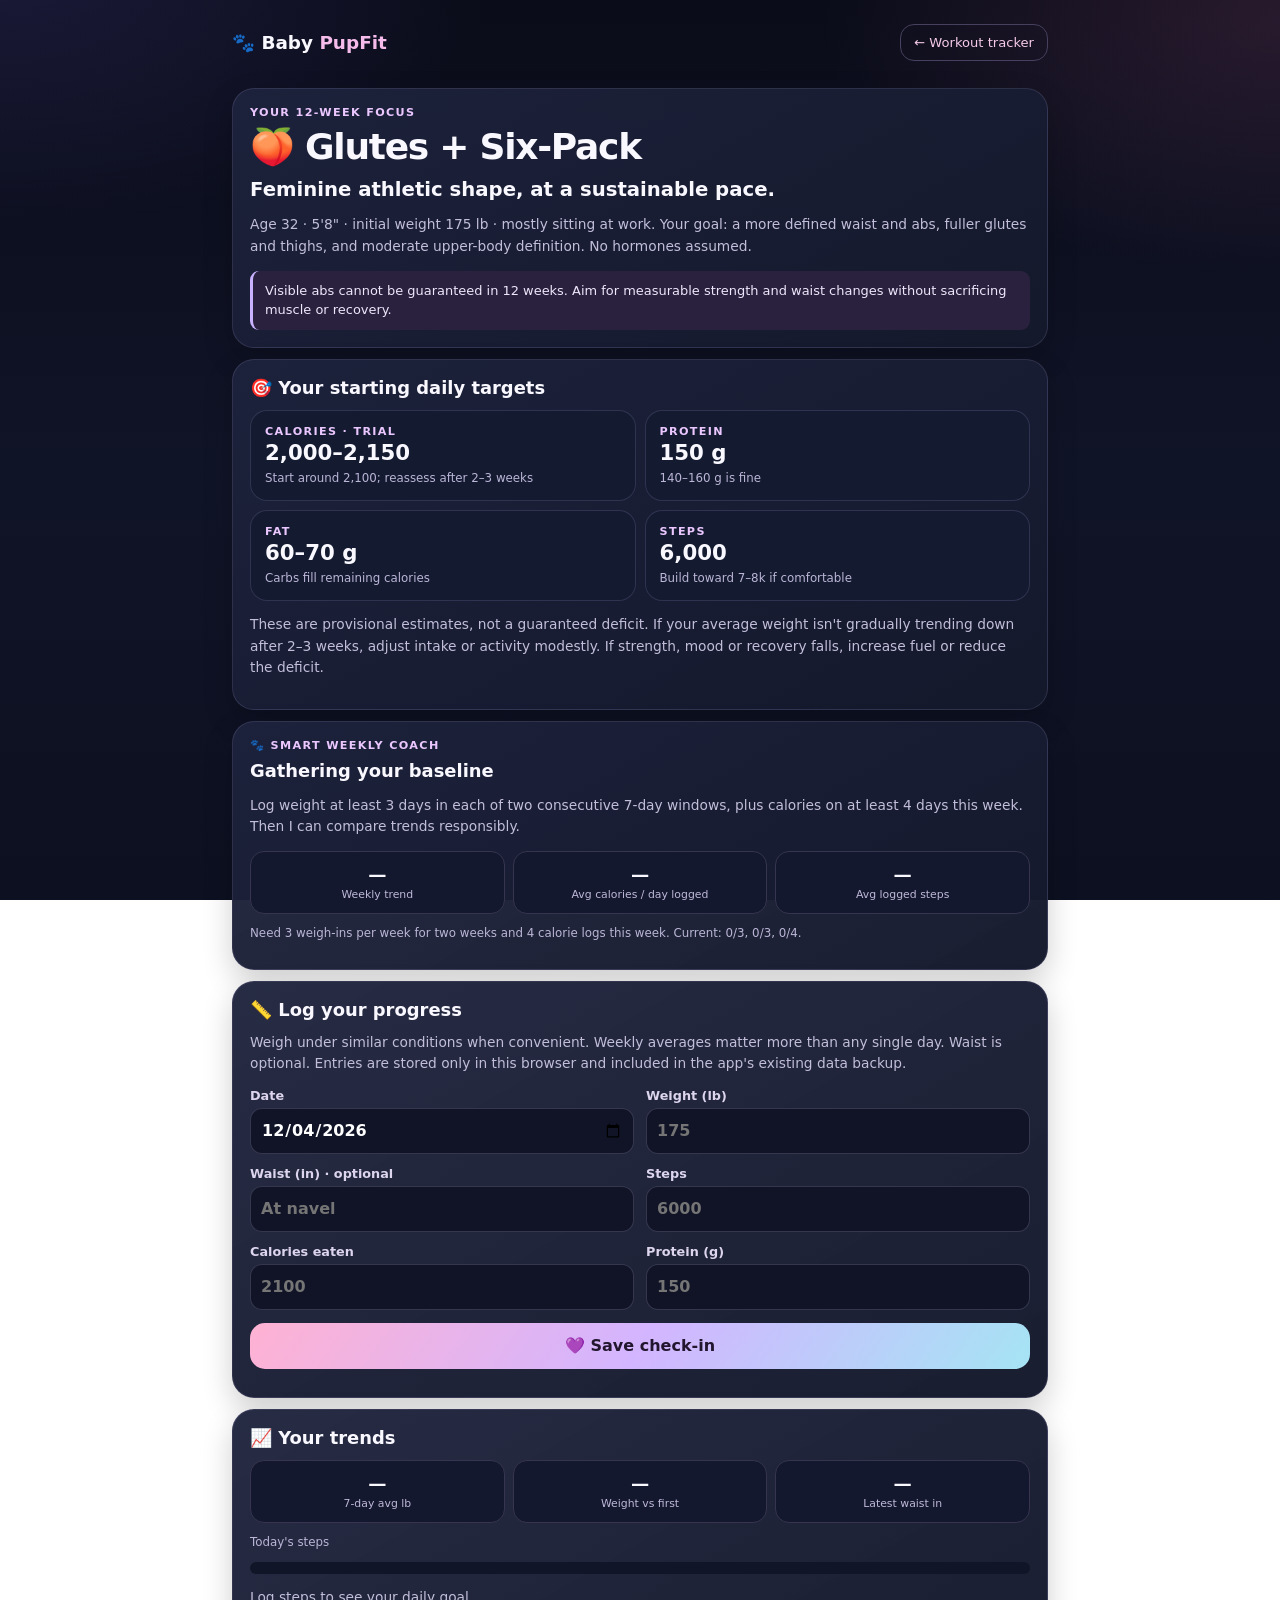
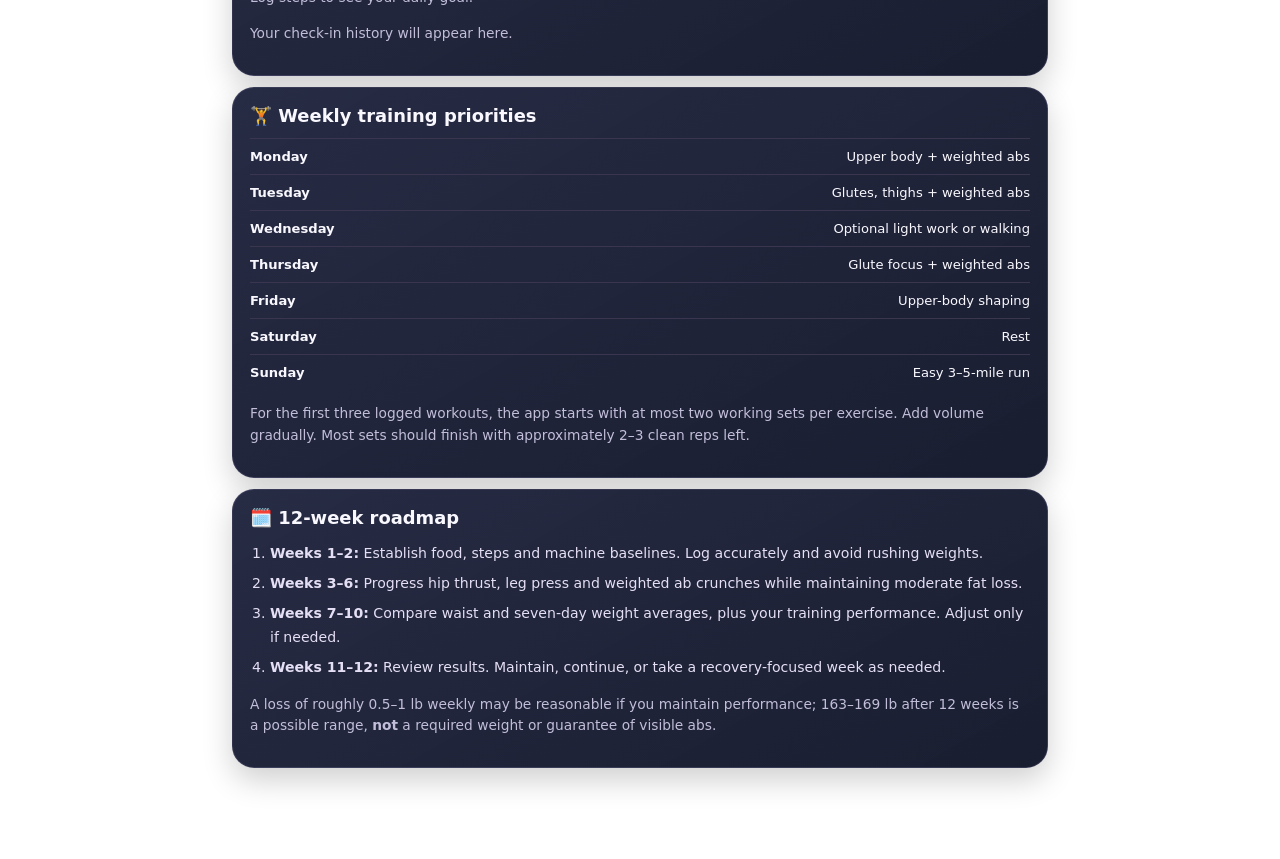
<file: physique-goal.html>
<!doctype html>
<html lang="en"><head><meta charset="utf-8"><meta name="viewport" content="width=device-width,initial-scale=1,viewport-fit=cover"><meta name="theme-color" content="#0a0c19"><title>12-Week Goal • Baby PupFit</title>
<link rel="manifest" href="manifest.json"><link rel="stylesheet" href="polish.css">
<style>
*{box-sizing:border-box}body{margin:0;color:#faf8ff;background:#0c1020;font-family:Nunito,system-ui,sans-serif}.wrap{max-width:760px;margin:auto;padding:18px 16px 85px}
a{color:#f5caea;text-decoration:none}.top{display:flex;justify-content:space-between;align-items:center;gap:12px;padding:7px 0 16px}.top b{font-size:1.15rem}.back{border:1px solid #47405e;border-radius:14px;padding:10px 13px;font-size:.82rem}
h1{font-size:clamp(1.7rem,6vw,2.3rem);line-height:1.1;margin:8px 0 10px}h2{font-size:1.12rem;margin:0 0 12px}.muted{color:#c2beda;font-size:.86rem;line-height:1.55}.eyebrow{font-size:.7rem;text-transform:uppercase;letter-spacing:.12em;color:#ebc7ff;font-weight:900}
.card{background:linear-gradient(150deg,#20243e,#151b2f);border:1px solid #36344f;border-radius:22px;padding:18px;margin:12px 0;box-shadow:0 12px 24px #0002}
.hero{background:linear-gradient(130deg,#3d294a,#312b57 55%,#213754);border-color:#865b91}
.hero strong{font-size:1.23rem}.targets{display:grid;grid-template-columns:repeat(2,minmax(0,1fr));gap:9px}.tile{border-radius:16px;padding:14px;background:#11182c;border:1px solid #383650}.tile strong{display:block;font-size:1.33rem;margin:2px 0}.small{font-size:.74rem;color:#bbb5d6}
label{display:block;color:#ddd5ee;font-size:.8rem;font-weight:800;margin-bottom:5px}.fields{display:grid;grid-template-columns:repeat(2,minmax(0,1fr));gap:12px}
input{width:100%;min-height:46px;border:1px solid #554e6c;background:#101427;color:#fff;border-radius:12px;font:inherit;font-weight:800;padding:10px}
input:focus-visible,button:focus-visible,a:focus-visible{outline:3px solid #a5e4f4;outline-offset:2px}
button{font:inherit;cursor:pointer}.btn{width:100%;min-height:48px;border:none;border-radius:14px;font-weight:900;background:linear-gradient(125deg,#ffb2d3,#d3b5ff,#a5e4f4);color:#21162d;margin-top:13px}
.grid3{display:grid;grid-template-columns:repeat(3,1fr);gap:8px}.metric{text-align:center;background:#13182e;border:1px solid #36344f;padding:12px 5px;border-radius:14px}.metric strong{display:block;font-size:1.14rem}.metric span{display:block;color:#bfb8d9;font-size:.68rem;margin-top:3px}
.progress{height:12px;border-radius:99px;background:#111528;overflow:hidden;margin:13px 0}.fill{height:100%;background:linear-gradient(90deg,#ffb2d3,#d3b5ff);width:0%;border-radius:inherit;transition:width .2s}
.line{border-top:1px solid #3a3650;padding:10px 0;display:flex;justify-content:space-between;gap:12px;font-size:.82rem}.line:last-child{padding-bottom:0}
.note{border-left:3px solid #c9b1ff;padding:10px 12px;background:#29213e;border-radius:9px;margin-top:12px;color:#eee6fb;font-size:.81rem;line-height:1.5}
.list{padding-left:20px;line-height:1.7;color:#e5dff5;font-size:.88rem}.list li{margin-bottom:6px}#history{max-height:360px;overflow:auto}
@media(max-width:390px){.targets{gap:6px}.tile{padding:11px}.tile strong{font-size:1.08rem}.grid3{gap:5px}.metric strong{font-size:1rem}}
</style></head><body class="pupfit-subpage"><main class="wrap">
<div class="top"><b>🐾 Baby <span style="color:#f5bbeb">PupFit</span></b><a class="back" href="./">← Workout tracker</a></div>
<section class="card hero"><div class="eyebrow">Your 12-week focus</div><h1>🍑 Glutes + Six-Pack</h1><strong>Feminine athletic shape, at a sustainable pace.</strong><p class="muted">Age 32 · 5'8" · initial weight 175 lb · mostly sitting at work. Your goal: a more defined waist and abs, fuller glutes and thighs, and moderate upper-body definition. No hormones assumed.</p>
<div class="note">Visible abs cannot be guaranteed in 12 weeks. Aim for measurable strength and waist changes without sacrificing muscle or recovery.</div></section>
<section class="card"><h2>🎯 Your starting daily targets</h2><div class="targets">
<div class="tile"><div class="eyebrow">Calories · trial</div><strong>2,000–2,150</strong><span class="small">Start around 2,100; reassess after 2–3 weeks</span></div>
<div class="tile"><div class="eyebrow">Protein</div><strong>150 g</strong><span class="small">140–160 g is fine</span></div>
<div class="tile"><div class="eyebrow">Fat</div><strong>60–70 g</strong><span class="small">Carbs fill remaining calories</span></div>
<div class="tile"><div class="eyebrow">Steps</div><strong>6,000</strong><span class="small">Build toward 7–8k if comfortable</span></div></div>
<p class="muted">These are provisional estimates, not a guaranteed deficit. If your average weight isn't gradually trending down after 2–3 weeks, adjust intake or activity modestly. If strength, mood or recovery falls, increase fuel or reduce the deficit.</p></section>
<section class="card" id="weeklyCoach"><div class="eyebrow">🐾 Smart Weekly Coach</div><h2 id="coachTitle" style="margin-top:8px">Gathering your baseline</h2><p class="muted" id="coachMessage">Log check-ins to get guidance based on two weeks of data.</p><div class="grid3"><div class="metric"><strong id="coachRate">—</strong><span>Weekly trend</span></div><div class="metric"><strong id="coachNutrition">—</strong><span>Avg calories / day logged</span></div><div class="metric"><strong id="coachSteps">—</strong><span>Avg logged steps</span></div></div><p class="small" id="coachConfidence">No automatic calorie changes. Trends are estimates and never diagnoses.</p></section><section class="card"><h2>📏 Log your progress</h2><div class="muted">Weigh under similar conditions when convenient. Weekly averages matter more than any single day. Waist is optional. Entries are stored only in this browser and included in the app's existing data backup.</div>
<form id="checkin"><div class="fields" style="margin-top:13px">
<div><label for="date">Date</label><input id="date" type="date" required></div>
<div><label for="weight">Weight (lb)</label><input id="weight" type="number" min="60" max="600" step="0.1" placeholder="175"></div>
<div><label for="waist">Waist (in) · optional</label><input id="waist" type="number" min="15" max="80" step="0.1" placeholder="At navel"></div>
<div><label for="steps">Steps</label><input id="steps" type="number" min="0" max="100000" step="1" placeholder="6000"></div>
<div><label for="calories">Calories eaten</label><input id="calories" type="number" min="0" max="10000" step="1" placeholder="2100"></div>
<div><label for="protein">Protein (g)</label><input id="protein" type="number" min="0" max="500" step="1" placeholder="150"></div></div>
<button class="btn" type="submit">💜 Save check-in</button><p class="small" id="message" role="status" aria-live="polite"></p></form></section>
<section class="card"><h2>📈 Your trends</h2><div class="grid3">
<div class="metric"><strong id="average">—</strong><span>7-day avg lb</span></div>
<div class="metric"><strong id="change">—</strong><span>Weight vs first</span></div>
<div class="metric"><strong id="waistNow">—</strong><span>Latest waist in</span></div></div>
<div class="small" style="margin-top:12px">Today's steps</div><div class="progress"><div id="stepFill" class="fill"></div></div>
<div id="stepText" class="muted">Log steps to see your daily goal.</div>
<div id="history"></div></section>
<section class="card"><h2>🏋️ Weekly training priorities</h2><div class="line"><b>Monday</b><span>Upper body + weighted abs</span></div><div class="line"><b>Tuesday</b><span>Glutes, thighs + weighted abs</span></div><div class="line"><b>Wednesday</b><span>Optional light work or walking</span></div><div class="line"><b>Thursday</b><span>Glute focus + weighted abs</span></div><div class="line"><b>Friday</b><span>Upper-body shaping</span></div><div class="line"><b>Saturday</b><span>Rest</span></div><div class="line"><b>Sunday</b><span>Easy 3–5-mile run</span></div>
<p class="muted">For the first three logged workouts, the app starts with at most two working sets per exercise. Add volume gradually. Most sets should finish with approximately 2–3 clean reps left.</p></section>
<section class="card"><h2>🗓️ 12-week roadmap</h2><ol class="list"><li><b>Weeks 1–2:</b> Establish food, steps and machine baselines. Log accurately and avoid rushing weights.</li><li><b>Weeks 3–6:</b> Progress hip thrust, leg press and weighted ab crunches while maintaining moderate fat loss.</li><li><b>Weeks 7–10:</b> Compare waist and seven-day weight averages, plus your training performance. Adjust only if needed.</li><li><b>Weeks 11–12:</b> Review results. Maintain, continue, or take a recovery-focused week as needed.</li></ol><p class="muted">A loss of roughly 0.5–1 lb weekly may be reasonable if you maintain performance; 163–169 lb after 12 weeks is a possible range, <b>not</b> a required weight or guarantee of visible abs.</p></section>
</main><script src="weekly-coach.js"></script><script>
(()=>{'use strict';
const key='pupfit_physique_checkins_v1', $=id=>document.getElementById(id), today=()=>{const d=new Date();return d.getFullYear()+'-'+String(d.getMonth()+1).padStart(2,'0')+'-'+String(d.getDate()).padStart(2,'0')};
let records={};try{const parsed=JSON.parse(localStorage.getItem(key)||'{}');if(parsed&&typeof parsed==='object'&&!Array.isArray(parsed))records=parsed}catch(e){}
$('date').value=today(); 
function fmt(v,d=1){return Number.isFinite(v)?v.toFixed(d):'—'}
function loadDay(){const r=records[$('date').value]||{};for(const f of ['weight','waist','steps','calories','protein'])$(f).value=r[f]??''}
function updateCoach(){const v=window.PUPFIT_WEEKLY_COACH.evaluate(records,today());$('coachTitle').textContent=v.status;$('coachMessage').textContent=v.message;$('coachRate').textContent=v.rate===null?'—':(v.rate>=0?'−':'+')+Math.abs(v.rate).toFixed(1)+' lb';$('coachNutrition').textContent=v.calorieAvg===null?'—':Math.round(v.calorieAvg).toLocaleString();$('coachSteps').textContent=v.stepAvg===null?'—':Math.round(v.stepAvg).toLocaleString();$('coachConfidence').textContent=v.qualified?'Based on two weekly windows ('+v.oldCount+' and '+v.newCount+' weigh-ins) and '+v.calorieCount+' calorie logs this week. No automatic goal changes.':'Need 3 weigh-ins per week for two weeks and 4 calorie logs this week. Current: '+v.oldCount+'/3, '+v.newCount+'/3, '+v.calorieCount+'/4.'}
function update(){updateCoach();
 const arr=Object.entries(records).filter(([d,r])=>/^\d{4}-\d\d-\d\d$/.test(d)&&r&&typeof r==='object').sort((a,b)=>a[0].localeCompare(b[0]));
 const weighted=arr.filter(([d,r])=>Number(r.weight)>0),last=weighted[weighted.length-1],first=weighted[0],cut=new Date();cut.setDate(cut.getDate()-6);const since=cut.getFullYear()+'-'+String(cut.getMonth()+1).padStart(2,'0')+'-'+String(cut.getDate()).padStart(2,'0');
 const recent=weighted.filter(([d])=>d>=since),avg=recent.length?recent.reduce((sum,[d,r])=>sum+Number(r.weight),0)/recent.length:NaN;
 $('average').textContent=fmt(avg);$('change').textContent=last&&first?((last[1].weight-first[1].weight)>0?'+':'')+fmt(last[1].weight-first[1].weight)+' lb':'—';
 const waists=arr.filter(([d,r])=>Number(r.waist)>0);$('waistNow').textContent=waists.length?fmt(Number(waists[waists.length-1][1].waist)):'—';
 const st=Number((records[today()]||{}).steps),valid=Number.isFinite(st)&&st>0;$('stepFill').style.width=Math.min(100,st/6000*100)+'%';$('stepText').textContent=valid?st.toLocaleString()+' / 6,000 steps today':'Log steps to see your daily goal.';
 $('history').innerHTML=arr.length?'<h2 style="margin-top:20px">Recent check-ins</h2>'+arr.slice(-8).reverse().map(([d,r])=>'<div class="line"><b>'+d+'</b><span>'+(r.weight?r.weight+' lb':'No weight')+(r.waist?' · '+r.waist+' in waist':'')+(r.steps?' · '+r.steps+' steps':'')+'</span></div>').join(''):'<p class="muted">Your check-in history will appear here.</p>'
}
$('date').addEventListener('change',loadDay);
$('checkin').addEventListener('submit',e=>{e.preventDefault();const date=$('date').value;if(!/^\d{4}-\d\d-\d\d$/.test(date))return;const item={};for(const f of ['weight','waist','steps','calories','protein']){const raw=$(f).value.trim();if(raw){const v=Number(raw);if(!Number.isFinite(v)||v<0)return;item[f]=v}}
if(!Object.keys(item).length){$('message').textContent='Enter at least one measurement before saving.';return}
records[date]=item;try{localStorage.setItem(key,JSON.stringify(records));$('message').textContent='Saved for '+date+'. You can edit this day by selecting it again.';update()}catch(err){$('message').textContent='Could not save: browser storage may be unavailable.'}});
loadDay();update();
})();
</script></body></html>
</file>
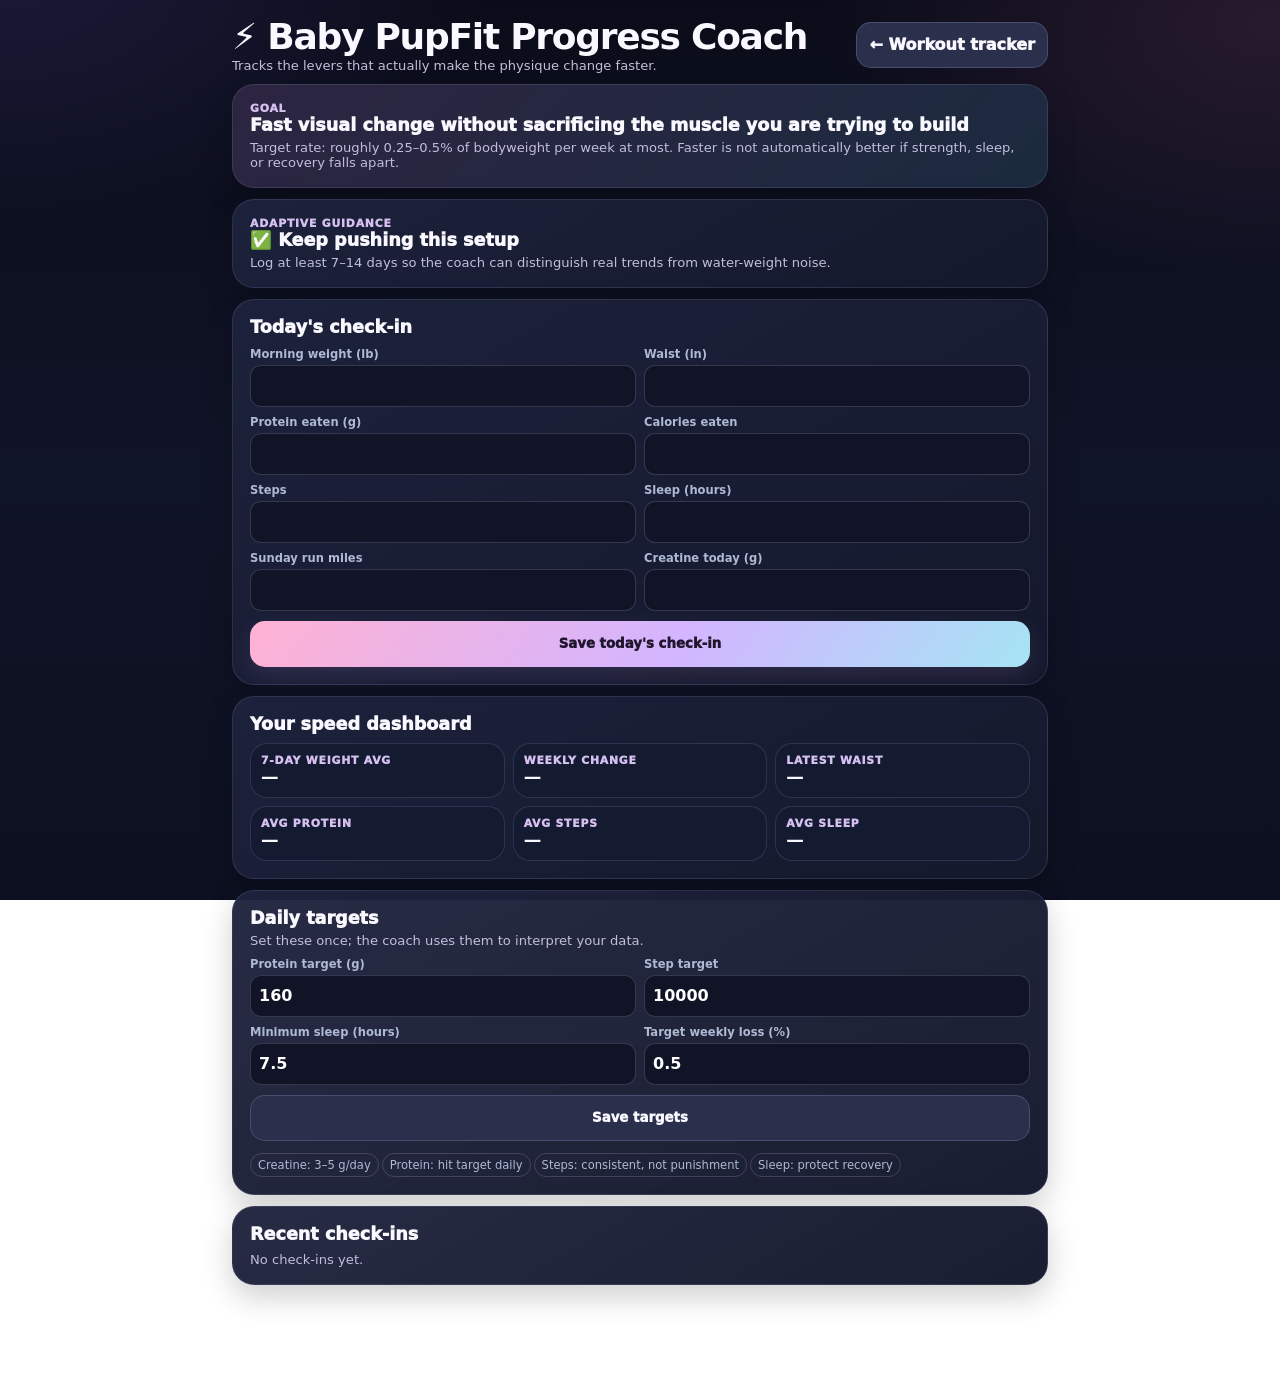
<file: progress.html>
<!doctype html><html lang="en"><head><meta charset="utf-8"><meta name="viewport" content="width=device-width,initial-scale=1,viewport-fit=cover"><meta name="theme-color" content="#0a0c19"><title>Baby PupFit • Progress Coach</title><style>:root{--bg:#0b1224;--panel:#17223a;--panel2:#0f192c;--line:#2b3b5e;--txt:#f8f9ff;--muted:#aeb9d4;--blue:#8bd5ff;--lav:#c9b7ff;--green:#9af0b5;--gold:#ffd98b;--red:#ffb2bd}*{box-sizing:border-box}body{margin:0;background:linear-gradient(160deg,#0b1224,#15132b);color:var(--txt);font-family:Inter,system-ui,-apple-system,Segoe UI,Roboto,Arial,sans-serif}.wrap{max-width:820px;margin:auto;padding:14px 14px 70px}.hero{display:flex;justify-content:space-between;gap:10px;align-items:center}.hero h1{margin:0;font-size:clamp(1.6rem,6vw,2.6rem)}.card{background:rgba(23,34,58,.97);border:1px solid var(--line);border-radius:18px;padding:14px;margin:10px 0}.soft{background:linear-gradient(145deg,rgba(139,213,255,.12),rgba(201,183,255,.11))}.label{font-size:.68rem;font-weight:950;text-transform:uppercase;letter-spacing:.07em;color:var(--muted)}.title{font-size:1.1rem;font-weight:950}.muted{color:var(--muted)}.small{font-size:.82rem}.grid2{display:grid;grid-template-columns:1fr 1fr;gap:8px}.grid3{display:grid;grid-template-columns:repeat(3,1fr);gap:8px}.box{background:var(--panel2);border:1px solid var(--line);border-radius:14px;padding:10px}.box b{font-size:1.1rem}.row{display:grid;grid-template-columns:1fr 1fr;gap:8px}.field{display:flex;flex-direction:column;gap:4px}.field label{font-size:.72rem;color:var(--muted);font-weight:800}.field input{width:100%;min-height:42px;border-radius:11px;border:1px solid var(--line);background:#081224;color:#fff;padding:8px;font:inherit;font-weight:800}.btn{border:0;border-radius:12px;min-height:44px;padding:9px 12px;font-weight:950;cursor:pointer;text-decoration:none;display:inline-flex;align-items:center;justify-content:center}.primary{background:linear-gradient(90deg,var(--blue),var(--lav));color:#07111e}.secondary{background:#22304d;color:#fff;border:1px solid var(--line)}.good{border-left:4px solid var(--green)}.warn{border-left:4px solid var(--gold)}.danger{border-left:4px solid var(--red)}.meter{height:10px;background:#08101f;border:1px solid var(--line);border-radius:999px;overflow:hidden}.meter>div{height:100%;background:linear-gradient(90deg,var(--blue),var(--lav))}.history{font-size:.82rem}.histrow{display:grid;grid-template-columns:1.2fr repeat(5,1fr);gap:5px;padding:7px 0;border-top:1px solid var(--line);align-items:center}.tag{display:inline-block;border:1px solid var(--line);border-radius:999px;padding:4px 7px;font-size:.72rem;color:var(--muted);margin:3px 3px 0 0}@media(max-width:650px){.grid2,.grid3,.row{grid-template-columns:1fr}.histrow{grid-template-columns:1fr 1fr}.hero{align-items:flex-start;flex-direction:column}}</style><link rel="stylesheet" href="polish.css"></head><body class="pupfit-subpage"><div class="wrap"><div class="hero"><div><h1>⚡ Baby PupFit Progress Coach</h1><div class="muted small">Tracks the levers that actually make the physique change faster.</div></div><a class="btn secondary" href="./">← Workout tracker</a></div><div class="card soft"><div class="label">Goal</div><div class="title">Fast visual change without sacrificing the muscle you are trying to build</div><div class="small muted" style="margin-top:5px">Target rate: roughly 0.25–0.5% of bodyweight per week at most. Faster is not automatically better if strength, sleep, or recovery falls apart.</div></div><div id="coach" class="card good"></div><div class="card"><div class="title">Today's check-in</div><div class="row" style="margin-top:10px"><div class="field"><label>Morning weight (lb)</label><input id="weight" type="number" step="0.1" inputmode="decimal"></div><div class="field"><label>Waist (in)</label><input id="waist" type="number" step="0.1" inputmode="decimal"></div><div class="field"><label>Protein eaten (g)</label><input id="protein" type="number" step="1" inputmode="numeric"></div><div class="field"><label>Calories eaten</label><input id="calories" type="number" step="1" inputmode="numeric"></div><div class="field"><label>Steps</label><input id="steps" type="number" step="100" inputmode="numeric"></div><div class="field"><label>Sleep (hours)</label><input id="sleep" type="number" step="0.1" inputmode="decimal"></div><div class="field"><label>Sunday run miles</label><input id="run" type="number" step="0.1" inputmode="decimal"></div><div class="field"><label>Creatine today (g)</label><input id="creatine" type="number" step="0.5" inputmode="decimal"></div></div><button id="save" class="btn primary" style="width:100%;margin-top:10px">Save today's check-in</button></div><div class="card"><div class="title">Your speed dashboard</div><div class="grid3" style="margin-top:9px"><div class="box"><div class="label">7-day weight avg</div><b id="avg7">—</b></div><div class="box"><div class="label">Weekly change</div><b id="weekly">—</b></div><div class="box"><div class="label">Latest waist</div><b id="waistNow">—</b></div><div class="box"><div class="label">Avg protein</div><b id="proteinAvg">—</b></div><div class="box"><div class="label">Avg steps</div><b id="stepsAvg">—</b></div><div class="box"><div class="label">Avg sleep</div><b id="sleepAvg">—</b></div></div></div><div class="card"><div class="title">Daily targets</div><div class="small muted" style="margin:5px 0 9px">Set these once; the coach uses them to interpret your data.</div><div class="row"><div class="field"><label>Protein target (g)</label><input id="proteinTarget" type="number" value="160"></div><div class="field"><label>Step target</label><input id="stepsTarget" type="number" value="10000"></div><div class="field"><label>Minimum sleep (hours)</label><input id="sleepTarget" type="number" step="0.1" value="7.5"></div><div class="field"><label>Target weekly loss (%)</label><input id="lossTarget" type="number" step="0.1" value="0.5"></div></div><button id="saveTargets" class="btn secondary" style="width:100%;margin-top:10px">Save targets</button><div style="margin-top:9px"><span class="tag">Creatine: 3–5 g/day</span><span class="tag">Protein: hit target daily</span><span class="tag">Steps: consistent, not punishment</span><span class="tag">Sleep: protect recovery</span></div></div><div class="card"><div class="title">Recent check-ins</div><div id="history" class="history"></div></div></div><script>(()=>{'use strict';const $=id=>document.getElementById(id),STORE='pupfit_progress_v1',TARGETS='pupfit_targets_v1';const read=(k,d)=>{try{return JSON.parse(localStorage.getItem(k))??d}catch{return d}},write=(k,v)=>localStorage.setItem(k,JSON.stringify(v)),today=new Date().toLocaleDateString('en-CA');let data=read(STORE,{}),targets=read(TARGETS,{protein:160,steps:10000,sleep:7.5,loss:0.5});const nums=a=>a.filter(x=>Number.isFinite(+x)&&+x>0).map(Number),avg=a=>{const n=nums(a);return n.length?n.reduce((x,y)=>x+y,0)/n.length:null},fmt=(n,d=1)=>n==null?'—':Number(n).toFixed(d);function recent(n=7){return Object.entries(data).sort((a,b)=>a[0].localeCompare(b[0])).slice(-n)}function loadToday(){const d=data[today]||{};['weight','waist','protein','calories','steps','sleep','run','creatine'].forEach(k=>$(k).value=d[k]??'');$('proteinTarget').value=targets.protein;$('stepsTarget').value=targets.steps;$('sleepTarget').value=targets.sleep;$('lossTarget').value=targets.loss}function stats(){const age=d=>Math.round((new Date(today+'T12:00:00')-new Date(d+'T12:00:00'))/86400000),r=Object.entries(data).filter(([d])=>age(d)>=0&&age(d)<14).sort((a,b)=>a[0].localeCompare(b[0])),last7=r.filter(([d])=>age(d)<7),prev7=r.filter(([d])=>age(d)>=7),a7=avg(last7.map(x=>x[1].weight)),p7=avg(prev7.map(x=>x[1].weight)),change=nums(last7.map(x=>x[1].weight)).length>=3&&nums(prev7.map(x=>x[1].weight)).length>=3&&a7&&p7?((a7-p7)/p7*100):null;return{a7,p7,change,waist:[...r].reverse().find(x=>+x[1].waist)?.[1].waist||null,protein:avg(last7.map(x=>x[1].protein)),steps:avg(last7.map(x=>x[1].steps)),sleep:avg(last7.map(x=>x[1].sleep))}}function coach(){const s=stats(),c=$('coach');let cls='good',title='✅ Keep pushing this setup',msg='Log at least 7–14 days so the coach can distinguish real trends from water-weight noise.';if(s.change!=null){const loss=-s.change;if(loss>0.5){cls='danger';title='⚠️ You are dropping too fast';msg='Do not cut harder. Protect muscle and training performance: consider adding a little food and make sure protein and sleep are on target.'}else if(loss>=0.25&&loss<=0.5){title='✅ Modest cut pace';msg='Your weight trend is moving at a strong pace. Hold calories steady unless strength or recovery starts falling.'}else if(loss<0.25&&s.p7){cls='warn';title='↔️ Check waist and strength too';msg='Stable weight with a shrinking waist and improving strength is successful recomp. Only after 2–3 consistent weeks without either change, consider 100–150 fewer calories. Do not add more training to force weight loss.'}else{title='✅ Sensible pace';msg='Stay consistent. The goal is waist down while strength on glute drive, lateral raise, pulldown and ab crunch stays stable or rises.'}}const misses=[];if(s.protein&&s.protein<targets.protein*.9)misses.push('protein');if(s.steps&&s.steps<targets.steps*.85)misses.push('steps');if(s.sleep&&s.sleep<targets.sleep)misses.push('sleep');if(misses.length)msg+=` Biggest consistency gap right now: ${misses.join(', ')}.`;c.className=`card ${cls}`;c.innerHTML=`<div class="label">Adaptive guidance</div><div class="title">${title}</div><div class="small muted" style="margin-top:5px">${msg}</div>`}function render(){const s=stats();$('avg7').textContent=s.a7?`${fmt(s.a7)} lb`:'—';$('weekly').textContent=s.change==null?'—':`${s.change>0?'+':''}${fmt(s.change,2)}%`; $('waistNow').textContent=s.waist?`${fmt(s.waist)} in`:'—';$('proteinAvg').textContent=s.protein?`${Math.round(s.protein)} g`:'—';$('stepsAvg').textContent=s.steps?Math.round(s.steps).toLocaleString():'—';$('sleepAvg').textContent=s.sleep?`${fmt(s.sleep)} h`:'—';const r=recent(10).reverse();$('history').innerHTML=r.length?r.map(([date,d])=>`<div class="histrow"><b>${date}</b><span>${d.weight?d.weight+' lb':'—'}</span><span>${d.waist?d.waist+' in':'—'}</span><span>${d.protein?d.protein+'g protein':'—'}</span><span>${d.steps?Number(d.steps).toLocaleString()+' steps':'—'}</span><span>${d.sleep?d.sleep+'h sleep':'—'}</span></div>`).join(''):'<div class="muted" style="margin-top:8px">No check-ins yet.</div>';coach()}$('save').onclick=()=>{const d={};['weight','waist','protein','calories','steps','sleep','run','creatine'].forEach(k=>{const v=+$(k).value;if(Number.isFinite(v)&&v>=0)d[k]=v});data[today]=d;write(STORE,data);render()};$('saveTargets').onclick=()=>{targets={protein:+$('proteinTarget').value||160,steps:+$('stepsTarget').value||10000,sleep:+$('sleepTarget').value||7.5,loss:+$('lossTarget').value||0.5};write(TARGETS,targets);render()};loadToday();render()})();</script></body></html>
</file>
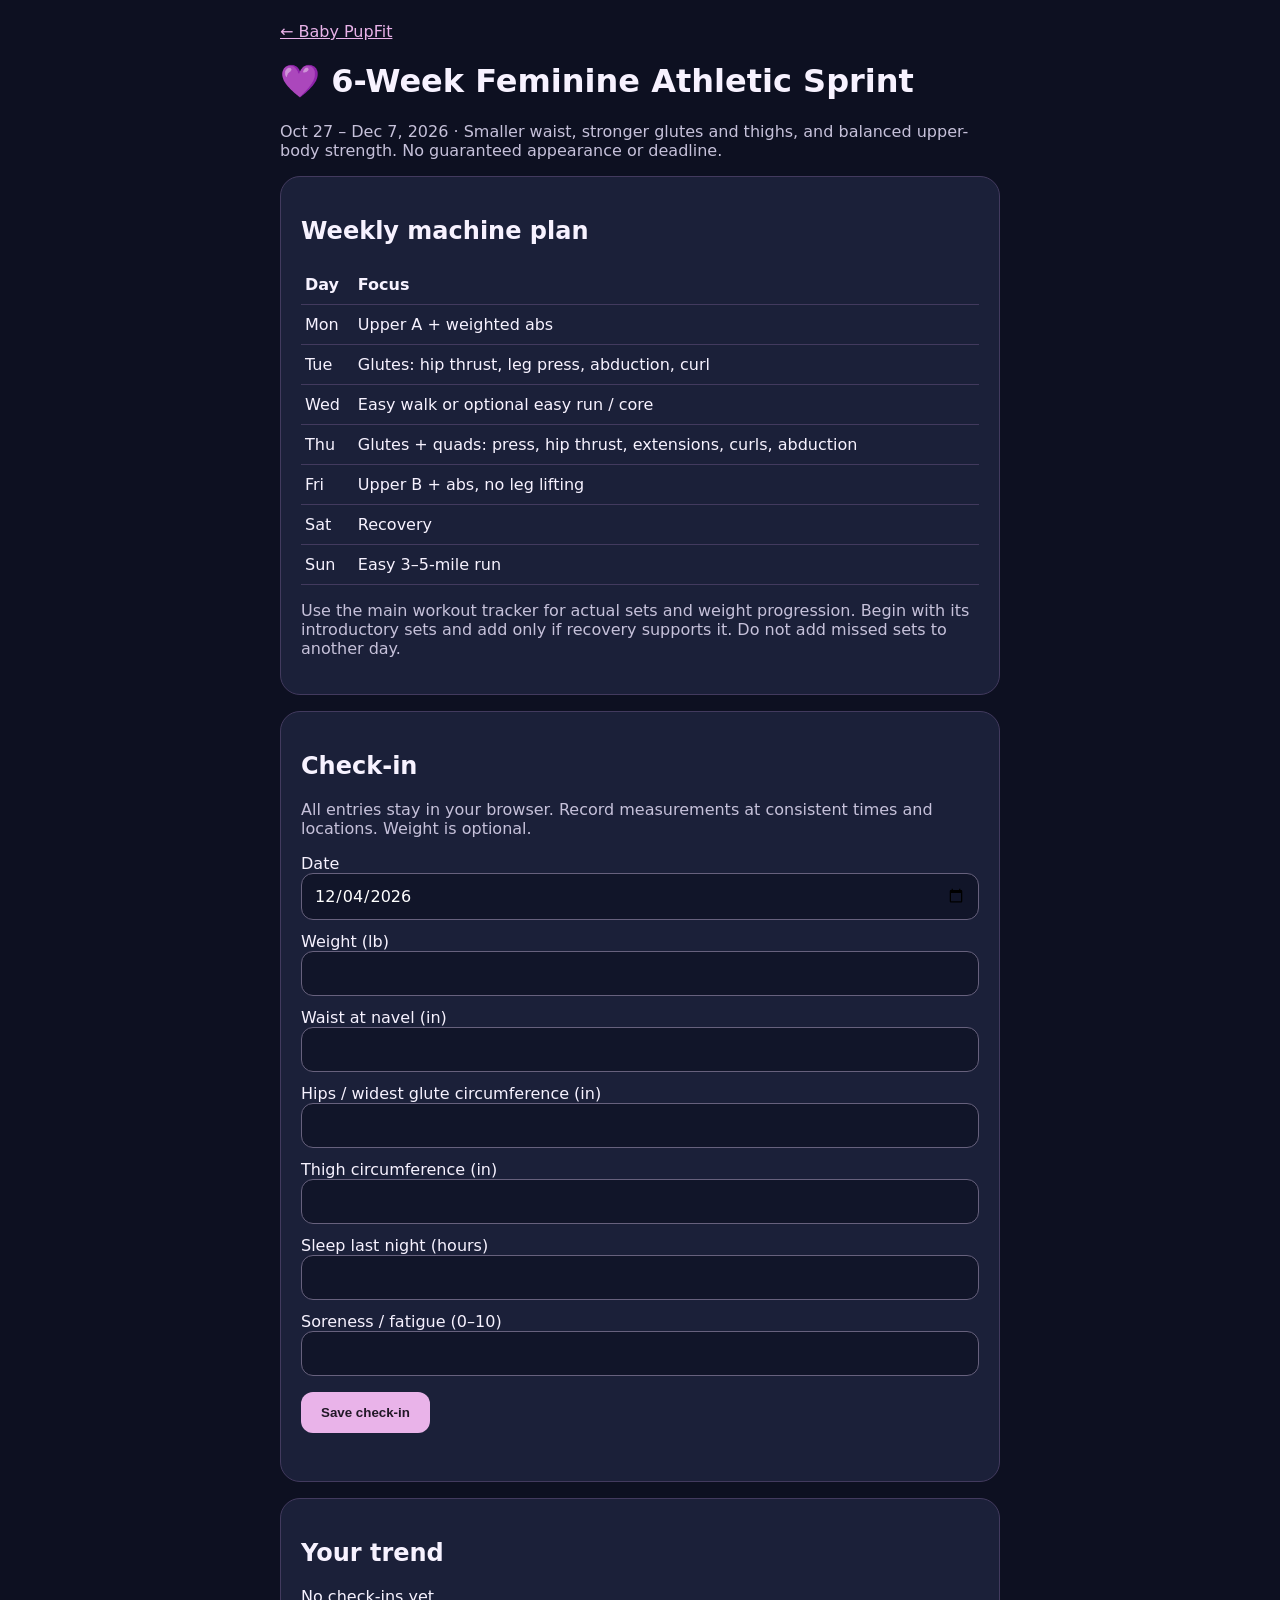
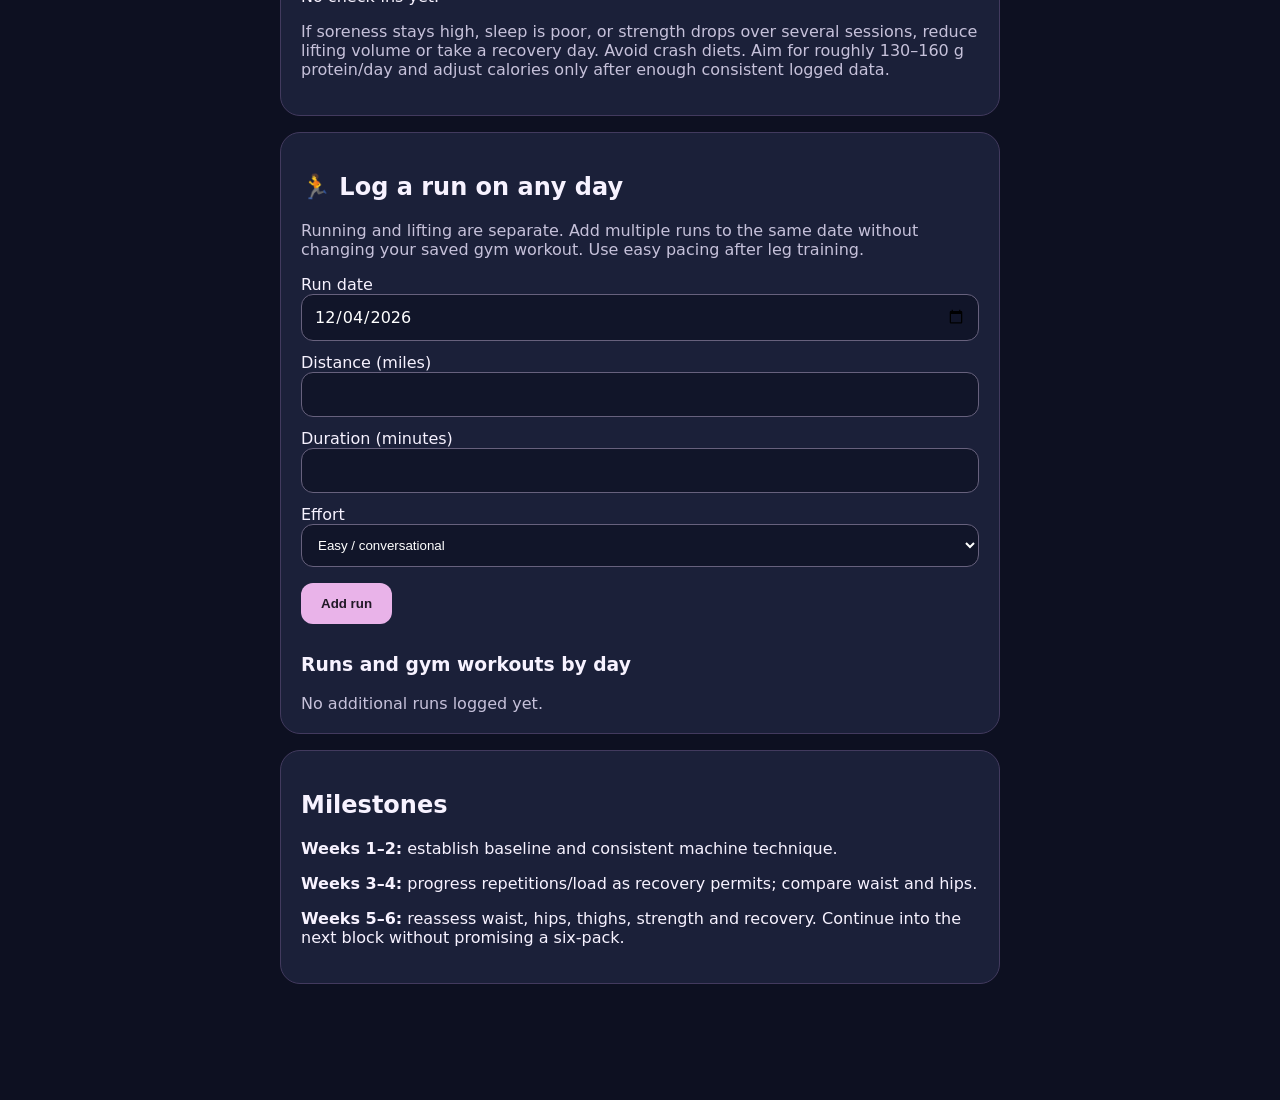
<file: recomposition.html>
<!doctype html><html lang="en"><head><meta charset="utf-8"><meta name="viewport" content="width=device-width,initial-scale=1"><title>6-Week Sprint · Baby PupFit</title><link rel="stylesheet" href="polish.css"><style>body{margin:0;background:#0d1021;color:#f7f2ff;font-family:system-ui,sans-serif}.wrap{max-width:720px;margin:auto;padding:22px 18px 100px}.card{background:#1b2039;border:1px solid #423a5e;border-radius:20px;padding:20px;margin:16px 0}a{color:#e9b3e9}.small{color:#c6c1da}label{display:block;margin:12px 0 4px}input{width:100%;box-sizing:border-box;background:#111529;color:white;border:1px solid #67617d;padding:12px;border-radius:12px;font:inherit}button{background:#e9b3e9;color:#211827;border:0;border-radius:12px;padding:13px 20px;font-weight:800;cursor:pointer;margin:12px 0}table{width:100%;border-collapse:collapse}td,th{padding:10px 4px;border-bottom:1px solid #423a5e;text-align:left}h1{line-height:1.2}#summary{white-space:pre-line}</style></head><body><main class="wrap"><a href="./">← Baby PupFit</a><h1>💜 6-Week Feminine Athletic Sprint</h1><p class="small">Oct 27 – Dec 7, 2026 · Smaller waist, stronger glutes and thighs, and balanced upper-body strength. No guaranteed appearance or deadline.</p><section class="card"><h2>Weekly machine plan</h2><table><tr><th>Day</th><th>Focus</th></tr><tr><td>Mon</td><td>Upper A + weighted abs</td></tr><tr><td>Tue</td><td>Glutes: hip thrust, leg press, abduction, curl</td></tr><tr><td>Wed</td><td>Easy walk or optional easy run / core</td></tr><tr><td>Thu</td><td>Glutes + quads: press, hip thrust, extensions, curls, abduction</td></tr><tr><td>Fri</td><td>Upper B + abs, no leg lifting</td></tr><tr><td>Sat</td><td>Recovery</td></tr><tr><td>Sun</td><td>Easy 3–5-mile run</td></tr></table><p class="small">Use the main workout tracker for actual sets and weight progression. Begin with its introductory sets and add only if recovery supports it. Do not add missed sets to another day.</p></section><section class="card"><h2>Check-in</h2><p class="small">All entries stay in your browser. Record measurements at consistent times and locations. Weight is optional.</p><form id="form"><label>Date<input type="date" id="date" required></label><label>Weight (lb)<input id="weight" type="number" min="60" max="600" step=".1"></label><label>Waist at navel (in)<input id="waist" type="number" min="15" max="80" step=".1"></label><label>Hips / widest glute circumference (in)<input id="hips" type="number" min="20" max="90" step=".1"></label><label>Thigh circumference (in)<input id="thigh" type="number" min="10" max="50" step=".1"></label><label>Sleep last night (hours)<input id="sleep" type="number" min="0" max="24" step=".1"></label><label>Soreness / fatigue (0–10)<input id="fatigue" type="number" min="0" max="10" step="1"></label><button type="submit">Save check-in</button><p id="saved" role="status"></p></form></section><section class="card"><h2>Your trend</h2><p id="summary">No check-ins yet.</p><p class="small">If soreness stays high, sleep is poor, or strength drops over several sessions, reduce lifting volume or take a recovery day. Avoid crash diets. Aim for roughly 130–160 g protein/day and adjust calories only after enough consistent logged data.</p></section><section class="card"><h2>🏃 Log a run on any day</h2><p class="small">Running and lifting are separate. Add multiple runs to the same date without changing your saved gym workout. Use easy pacing after leg training.</p><form id="runForm"><label>Run date<input id="runDate" type="date" required></label><label>Distance (miles)<input id="runMiles" type="number" min="0.1" max="100" step=".01" required></label><label>Duration (minutes)<input id="runMinutes" type="number" min="1" max="1440" step=".1" required></label><label>Effort<select id="runEffort" style="display:block;width:100%;padding:12px;border-radius:12px;background:#111529;color:white;border:1px solid #67617d"><option value="easy">Easy / conversational</option><option value="moderate">Moderate</option><option value="hard">Hard</option></select></label><button type="submit">Add run</button><p id="runSaved" role="status"></p></form><h3>Runs and gym workouts by day</h3><div id="runHistory" class="small"></div></section><section class="card"><h2>Milestones</h2><p><b>Weeks 1–2:</b> establish baseline and consistent machine technique.</p><p><b>Weeks 3–4:</b> progress repetitions/load as recovery permits; compare waist and hips.</p><p><b>Weeks 5–6:</b> reassess waist, hips, thighs, strength and recovery. Continue into the next block without promising a six-pack.</p></section></main><script>(()=>{'use strict';const key='pupfit_recomp_checkins_v1',fields=['weight','waist','hips','thigh','sleep','fatigue'];const el=id=>document.getElementById(id);const localDate=()=>{const d=new Date();return d.getFullYear()+'-'+String(d.getMonth()+1).padStart(2,'0')+'-'+String(d.getDate()).padStart(2,'0')};const read=()=>{try{return JSON.parse(localStorage.getItem(key))||{}}catch{return {}}};el('date').value=localDate();function render(){const entries=Object.entries(read()).sort(([a],[b])=>a.localeCompare(b));if(!entries.length){el('summary').textContent='No check-ins yet.';return}const lines=['Saved check-ins: '+entries.length];for(const f of ['weight','waist','hips','thigh']){const points=entries.filter(([,v])=>typeof v[f]==='number'&&Number.isFinite(v[f]));if(points.length){const last=points.at(-1)[1][f];const delta=points.length>1?last-points[0][1][f]:null;lines.push(f[0].toUpperCase()+f.slice(1)+': '+last.toFixed(1)+(delta!==null?' ('+(delta>0?'+':'')+delta.toFixed(1)+' since first)':''))}}const latest=entries.at(-1)[1];if(latest.fatigue>=7||latest.sleep>0&&latest.sleep<7)lines.push('Recovery flag: consider an easier session and protect sleep.');el('summary').textContent=lines.join('\n')}el('form').addEventListener('submit',e=>{e.preventDefault();const date=el('date').value;if(!date)return;const records=read(),record={};for(const f of fields){const raw=el(f).value;if(raw==='')continue;const n=Number(raw);if(Number.isFinite(n)&&n>=Number(el(f).min)&&n<=Number(el(f).max))record[f]=n}records[date]=record;try{localStorage.setItem(key,JSON.stringify(records));el('saved').textContent='Saved locally';render()}catch{el('saved').textContent='Could not save; export a backup before clearing browser storage.'}});render()})();</script><script>(()=>{'use strict';const $=id=>document.getElementById(id),KEY='pupfit_runs_extra_v1';const today=()=>{const d=new Date();return d.getFullYear()+'-'+String(d.getMonth()+1).padStart(2,'0')+'-'+String(d.getDate()).padStart(2,'0')};const read=k=>{try{return JSON.parse(localStorage.getItem(k))||{}}catch{return {}}};$('runDate').value=today();function redraw(){const runs=read(KEY),workouts=read('pupfit_workout_sessions_v2'),rows=[];for(const [day,items] of Object.entries(runs)){if(!Array.isArray(items))continue;const sessions=Object.values(workouts).filter(x=>x&&x.date===day);rows.push({day,items,sessions})}rows.sort((a,b)=>b.day.localeCompare(a.day));const holder=$('runHistory');holder.replaceChildren();if(!rows.length){holder.textContent='No additional runs logged yet.';return}for(const row of rows){const p=document.createElement('p');const total=row.items.reduce((n,x)=>n+Number(x.miles||0),0);p.textContent=row.day+' · 🏃 '+row.items.length+' run(s), '+total.toFixed(2)+' mi · 🏋️ '+row.sessions.length+' saved workout(s)';holder.appendChild(p);for(const item of row.items){const line=document.createElement('div');line.textContent='↳ '+item.miles+' mi · '+item.minutes+' min · '+item.effort+' ';const del=document.createElement('button');del.type='button';del.textContent='Delete';del.style.margin='2px';del.addEventListener('click',()=>{const updated=read(KEY);updated[row.day]=(updated[row.day]||[]).filter(x=>x.id!==item.id);if(!updated[row.day].length)delete updated[row.day];localStorage.setItem(KEY,JSON.stringify(updated));redraw()});line.appendChild(del);holder.appendChild(line)}}}$('runForm').addEventListener('submit',e=>{e.preventDefault();const day=$('runDate').value,miles=Number($('runMiles').value),minutes=Number($('runMinutes').value),effort=$('runEffort').value;if(!/^\d{4}-\d\d-\d\d$/.test(day)||!(miles>0&&miles<=100)||!(minutes>=1&&minutes<=1440))return;const rows=read(KEY);if(!Array.isArray(rows[day]))rows[day]=[];rows[day].push({id:Date.now().toString(36)+'-'+Math.random().toString(36).slice(2),miles,minutes,effort});try{localStorage.setItem(KEY,JSON.stringify(rows));$('runSaved').textContent='Run saved alongside any gym workout on '+day;$('runMiles').value='';$('runMinutes').value='';redraw()}catch{$('runSaved').textContent='Unable to save run; check browser storage.'}});redraw()})();</script></body></html>
</file>
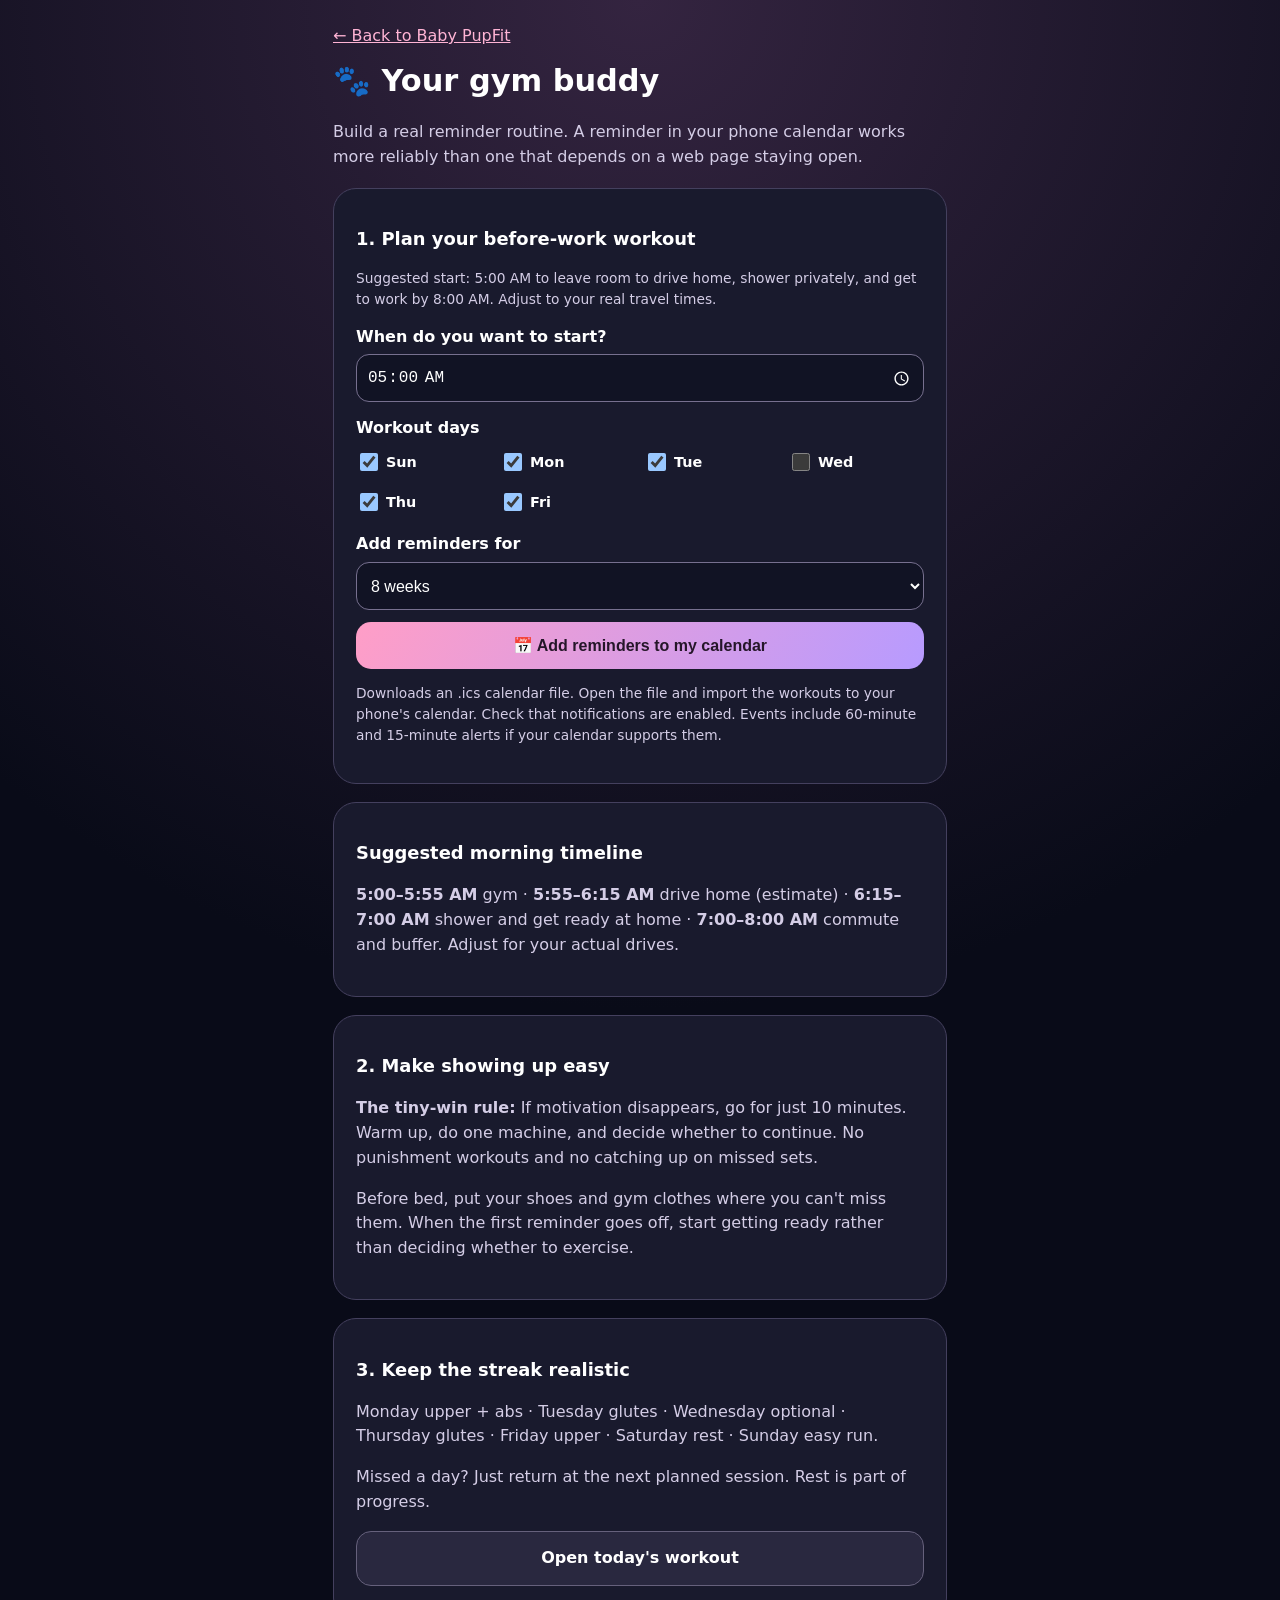
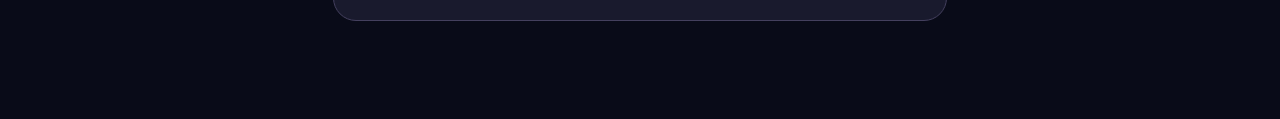
<file: reminders.html>
<!doctype html>
<html lang="en"><head><meta charset="utf-8"><meta name="viewport" content="width=device-width,initial-scale=1"><meta name="theme-color" content="#070812"><title>Gym reminders · Baby PupFit</title>
<style>
:root{color-scheme:dark}*{box-sizing:border-box}body{margin:0;background:radial-gradient(circle at top,#342440,#090b18 55%);color:#fff;font-family:system-ui,sans-serif;line-height:1.55}.wrap{max-width:650px;margin:auto;padding:24px 18px 80px}.card{background:#191a2d;border:1px solid #44405e;border-radius:23px;padding:22px;margin:18px 0}h1{font-size:1.9rem;margin:8px 0}h2{font-size:1.12rem}p,.sub{color:#d4cde6}label{display:block;margin:14px 0 5px;font-weight:700}select,input{width:100%;height:48px;background:#111324;color:white;border:1px solid #77708f;border-radius:13px;padding:10px;font-size:1rem}button,.button{display:block;text-align:center;border:0;background:linear-gradient(120deg,#ff9ec7,#b79bff);border-radius:15px;padding:14px;color:#251629;font-size:1rem;font-weight:850;width:100%;cursor:pointer;margin:12px 0;text-decoration:none}.secondary{background:#29283f;color:white;border:1px solid #66617c}.hint{font-size:.86rem}.days{display:grid;grid-template-columns:repeat(4,minmax(0,1fr));gap:8px}.days label{display:flex;align-items:center;gap:5px;margin:4px 0;font-size:.9rem}.days input{width:18px;height:18px}.status{font-weight:700;color:#acfac9}a{color:#ffb4d5}</style></head>
<body><div class="wrap"><a href="./">← Back to Baby PupFit</a><h1>🐾 Your gym buddy</h1><p>Build a real reminder routine. A reminder in your phone calendar works more reliably than one that depends on a web page staying open.</p>
<div class="card"><h2>1. Plan your before-work workout</h2><p class="hint">Suggested start: 5:00 AM to leave room to drive home, shower privately, and get to work by 8:00 AM. Adjust to your real travel times.</p><label for="time">When do you want to start?</label><input id="time" type="time" value="05:00">
<label>Workout days</label><div class="days" id="days"></div>
<label for="weeks">Add reminders for</label><select id="weeks"><option value="4">4 weeks</option><option value="8" selected>8 weeks</option><option value="12">12 weeks</option></select>
<button id="download">📅 Add reminders to my calendar</button><p class="hint">Downloads an .ics calendar file. Open the file and import the workouts to your phone's calendar. Check that notifications are enabled. Events include 60-minute and 15-minute alerts if your calendar supports them.</p><div id="result" class="status" aria-live="polite"></div></div>
<div class="card"><h2>Suggested morning timeline</h2><p><strong>5:00–5:55 AM</strong> gym · <strong>5:55–6:15 AM</strong> drive home (estimate) · <strong>6:15–7:00 AM</strong> shower and get ready at home · <strong>7:00–8:00 AM</strong> commute and buffer. Adjust for your actual drives.</p></div><div class="card"><h2>2. Make showing up easy</h2><p><strong>The tiny-win rule:</strong> If motivation disappears, go for just 10 minutes. Warm up, do one machine, and decide whether to continue. No punishment workouts and no catching up on missed sets.</p><p>Before bed, put your shoes and gym clothes where you can't miss them. When the first reminder goes off, start getting ready rather than deciding whether to exercise.</p></div>
<div class="card"><h2>3. Keep the streak realistic</h2><p>Monday upper + abs · Tuesday glutes · Wednesday optional · Thursday glutes · Friday upper · Saturday rest · Sunday easy run.</p><p>Missed a day? Just return at the next planned session. Rest is part of progress.</p><a class="button secondary" href="./">Open today's workout</a></div></div>
<script>
'use strict';
const names=['Sun','Mon','Tue','Wed','Thu','Fri','Sat'];
const titles=['Easy run (3–5 miles)','Upper A + abs','Glutes + thighs + abs','Optional light detail','Glutes + thighs + abs','Upper B','Rest'];
const checks=document.getElementById('days');
names.forEach((d,i)=>{if(i===6)return;const lab=document.createElement('label');const box=document.createElement('input');box.type='checkbox';box.value=String(i);box.checked=i!==3;lab.append(box,document.createTextNode(d));checks.append(lab)});
function pad(n){return String(n).padStart(2,'0')}
function localDate(d){return d.getFullYear()+pad(d.getMonth()+1)+pad(d.getDate())}
function stamp(d){return localDate(d)+'T'+pad(d.getHours())+pad(d.getMinutes())+'00'}
function esc(s){return s.replace(/\\/g,'\\\\').replace(/,/g,'\\,').replace(/;/g,'\\;').replace(/\n/g,'\\n')}
document.getElementById('download').onclick=()=>{
const days=new Set([...checks.querySelectorAll('input:checked')].map(x=>+x.value));
if(!days.size){document.getElementById('result').textContent='Choose at least one day.';return}
const t=document.getElementById('time').value;
if(!/^\d\d:\d\d$/.test(t)){document.getElementById('result').textContent='Choose a valid time.';return}
const [h,m]=t.split(':').map(Number),weeks=+document.getElementById('weeks').value;
const now=new Date(),start=new Date(now.getFullYear(),now.getMonth(),now.getDate()+1),lines=['BEGIN:VCALENDAR','VERSION:2.0','PRODID:-//Baby PupFit//Gym Buddy//EN','CALSCALE:GREGORIAN','METHOD:PUBLISH'];let count=0;
for(let offset=0;offset<weeks*7;offset++){
const day=new Date(start.getFullYear(),start.getMonth(),start.getDate()+offset);const dow=day.getDay();if(!days.has(dow))continue;
const begin=new Date(day.getFullYear(),day.getMonth(),day.getDate(),h,m),end=new Date(begin.getTime()+55*60000);
const uid='pupfit-'+localDate(day)+'-'+h+pad(m)+'@baby-pupfit';
lines.push('BEGIN:VEVENT','UID:'+uid,'DTSTAMP:'+stamp(now),'DTSTART:'+stamp(begin),'DTEND:'+stamp(end),'SUMMARY:'+esc('🐾 Baby PupFit — '+titles[dow]),'DESCRIPTION:'+esc('Your workout is waiting at https://sablewolphen.github.io/baby-pupfit/ — 10 minutes still counts. Skip missed days without making up sets.'),'BEGIN:VALARM','TRIGGER:-PT60M','ACTION:DISPLAY','DESCRIPTION:Pack your gym bag. Baby PupFit time soon!','END:VALARM','BEGIN:VALARM','TRIGGER:-PT15M','ACTION:DISPLAY','DESCRIPTION:Your before-work workout starts soon!','END:VALARM','END:VEVENT');count++;
}
lines.push('END:VCALENDAR');const blob=new Blob([lines.join('\r\n')+'\r\n'],{type:'text/calendar;charset=utf-8'}),url=URL.createObjectURL(blob),a=document.createElement('a');a.href=url;a.download='baby-pupfit-gym-reminders.ics';a.click();setTimeout(()=>URL.revokeObjectURL(url),5000);document.getElementById('result').textContent=count+' workouts ready. Import the downloaded file into your calendar to activate alerts.';
};
</script></body></html>
</file>
<file: polish.css>
/* Baby PupFit • Cozy Strength 2026
   Shared dark visual system. No layout libraries or images needed. */
:root{
  --bg0:#0a0c19;--bg1:#101426;--card:#171b30;--card2:#1e2440;
  --line:rgba(190,185,245,.13);--line2:rgba(205,196,249,.23);
  --txt:#faf8ff;--mut:#c2beda;--dim:#9a96b6;
  --pink:#ffb1d0;--violet:#bba7ff;--blue:#a5e4f4;
  --grad:linear-gradient(125deg,#ffb2d3 0%,#d3b5ff 55%,#a5e4f4 100%);
  --green:#9ef0c4;--shadow:0 14px 34px rgba(2,3,12,.22);
  --r:22px;
}
html { scroll-padding-top:92px; }
body.pupfit-app, body.pupfit-subpage {
  color:var(--txt);
  background:radial-gradient(780px 440px at 0% -6%,rgba(135,110,255,.15),transparent 64%),
    radial-gradient(660px 370px at 100% 2%,rgba(255,126,190,.12),transparent 70%),
    linear-gradient(180deg,#0a0c19 0%,#101427 52%,#0c1020 100%);
  background-attachment:fixed;overflow-x:hidden;
  font-family:"Nunito",ui-rounded,system-ui,-apple-system,sans-serif;
}
.pupfit-app .wrap {max-width:800px;padding:0 18px calc(126px + env(safe-area-inset-bottom));}
.pupfit-app header {
  margin:0 -18px 14px; padding:calc(12px + env(safe-area-inset-top)) 20px 13px;
  background:rgba(10,12,25,.91);border-bottom:1px solid rgba(202,191,252,.13);
  box-shadow:0 9px 24px rgba(0,0,0,.11);
}
.pupfit-app .brand-line {display:flex;align-items:center;gap:11px;}
.pupfit-app .brand-mark{
  width:44px;height:44px;display:grid;place-items:center;flex:none;
  border:1px solid rgba(255,201,229,.24);border-radius:16px;
  background:linear-gradient(145deg,#403056,#282b51);
  box-shadow:inset 0 1px rgba(255,255,255,.16),0 6px 18px rgba(0,0,0,.22);
  font-size:1.32rem;
}
.pupfit-app .brand-copy {min-width:0;flex:1;}
.pupfit-app h1 {font-size:1.3rem;line-height:1.12;letter-spacing:-.045em;display:block;}
.pupfit-app header #date{font-size:.74rem;margin-top:4px;cursor:pointer;letter-spacing:.01em;}
.pupfit-app .header-tag{font-size:.68rem;font-weight:900;color:#edd6ef;
  border:1px solid rgba(222,177,242,.24);background:#29213f;
  border-radius:999px;padding:8px 11px;white-space:nowrap;}
.pupfit-app .section.active{animation:softShow .18s ease-out;}
@keyframes softShow{from{opacity:.3;transform:translateY(5px)}to{opacity:1;transform:none}}
.pupfit-app .card, .pupfit-subpage .card {
  background:linear-gradient(150deg,rgba(30,35,61,.96),rgba(20,25,44,.98));
  border:1px solid rgba(196,185,242,.14);border-radius:22px;
  box-shadow:0 12px 30px rgba(0,0,0,.19);
}
.pupfit-app .card{padding:17px;margin:11px 0;}
.pupfit-app .card::before{box-shadow:inset 0 1px rgba(255,255,255,.045);}
.pupfit-app .title{font-size:1.11rem;letter-spacing:-.025em;font-weight:1000;overflow-wrap:anywhere;}
.pupfit-app .sub,.pupfit-subpage .muted{color:var(--mut);}
.pupfit-app .label {letter-spacing:.095em;font-size:.68rem;color:#d5bfff;}
.pupfit-app .pill{
  color:#f5e3fc;border-color:rgba(224,179,244,.22);
  background:rgba(207,156,244,.10);padding:6px 10px;font-size:.73rem;
}
.pupfit-app .btn, .pupfit-subpage .btn{
  min-height:48px;border-radius:15px;box-shadow:none;
  transition:background .15s ease,transform .15s ease,border-color .15s ease;
}
.pupfit-app .primary,.pupfit-subpage .primary {
  background:var(--grad);color:#21162d;box-shadow:0 9px 24px rgba(206,150,232,.14);
}
.pupfit-app .secondary,.pupfit-subpage .secondary{
  background:#2a304c;color:var(--txt);border:1px solid rgba(199,193,249,.2);
}
.pupfit-app .ghost{background:#262a43;color:#efebff;border-color:rgba(185,180,225,.17);}
.pupfit-app .btn:focus-visible, .pupfit-app summary:focus-visible,
.pupfit-app .nav button:focus-visible, .pupfit-subpage :focus-visible{
  outline:3px solid #b8eafa;outline-offset:3px;
}
.pupfit-app #todayCard {
  position:relative;overflow:hidden;isolation:isolate;padding:24px 21px 20px;
  min-height:185px;
  background:radial-gradient(300px 270px at 100% 0%,rgba(251,157,200,.20),transparent 74%),
  linear-gradient(130deg,#352545 0%,#302b59 47%,#1e3053 100%);
  border-color:rgba(242,177,222,.34);
}
.pupfit-app #todayCard:after {
  content:"✦";position:absolute;top:8px;right:20px;font-size:5.3rem;line-height:1;
  color:rgba(244,213,255,.12);background:none;pointer-events:none;
}
.pupfit-app #todayCard .label{color:#ffe0f1;font-size:.69rem;}
.pupfit-app #todayCard .homeWorkout{font-size:clamp(1.6rem,5.5vw,2.05rem);
  max-width:88%;letter-spacing:-.038em;margin:8px 0 9px;line-height:1.12;}
.pupfit-app #todayCard .sub{color:#e6dff7;line-height:1.48;max-width:95%;font-size:.85rem;}
.pupfit-app #todayCard .homeMeta{margin-top:15px;gap:4px;}
.pupfit-app #todayCard .pill{background:rgba(255,255,255,.09);
  border-color:rgba(255,255,255,.17);color:#fff;}
.pupfit-app #todayExercises .progressCard{padding:18px 17px 17px;}
.pupfit-app #todayExercises .progressTop{display:flex;justify-content:space-between;align-items:baseline;gap:10px;}
.pupfit-app #todayExercises .progressTop .title{font-size:1.17rem;}
.pupfit-app #todayExercises .progressCount{font-size:.84rem;color:var(--pink);font-weight:1000;white-space:nowrap;}
.pupfit-app #todayExercises .progressRail{height:10px;border-radius:100px;
  background:#101428;margin:14px 0 10px;overflow:hidden;}
.pupfit-app #todayExercises .progressFill{height:100%;border-radius:inherit;background:var(--grad);}
.pupfit-app #todayExercises .progressCard .btn{margin-top:15px;}
.pupfit-app #todayExercises .homeExWrap {margin:7px 0;}
.pupfit-app #todayExercises .homeEx{box-shadow:none;border-radius:16px;padding:12px;
  background:#171b30;border-color:rgba(207,195,251,.13);gap:9px;}
.pupfit-app #todayExercises .homeEx.done{background:#172f2c;border-color:rgba(123,227,182,.24);}
.pupfit-app #todayExercises .homeNum{width:38px;height:38px;border-radius:13px;}
.pupfit-app #todayExercises .homeEx b{line-height:1.23;font-size:.87rem;overflow-wrap:anywhere;}
.pupfit-app #todayExercises .homeRx{font-size:.6rem;max-width:100px;}
.pupfit-app #todayExercises .homeRx strong{font-size:.79rem;overflow-wrap:anywhere;}
.pupfit-app #todayExercises .homeCheck{font-size:.6rem;letter-spacing:.03em;}
.pupfit-app #todayExercises .quicklog{display:none;}
.pupfit-app .foldCard{margin:10px 0;overflow:hidden;padding:0;}
.pupfit-app .foldCard > summary {list-style:none;display:flex;align-items:center;
  gap:11px;cursor:pointer;padding:16px 17px;min-height:66px;font-weight:900;}
.pupfit-app .foldCard > summary::-webkit-details-marker{display:none;}
.pupfit-app .foldCard > summary .foldIcon{width:39px;height:39px;border-radius:13px;
  display:grid;place-items:center;background:#303254;flex:none;font-size:1.08rem;}
.pupfit-app .foldCard > summary .foldCopy{min-width:0;flex:1;}
.pupfit-app .foldCard > summary .foldCopy small{display:block;color:var(--mut);
  font-size:.73rem;font-weight:700;margin-top:2px;}
.pupfit-app .foldCard > summary .foldChevron{font-size:1.2rem;color:var(--violet);transform:rotate(90deg);transition:transform .15s;}
.pupfit-app .foldCard[open] > summary .foldChevron{transform:rotate(-90deg);}
.pupfit-app .foldBody{padding:0 15px 16px;border-top:1px solid rgba(190,185,245,.10);}
.pupfit-app .foldBody .homeExWrap:first-child{margin-top:13px;}
.pupfit-app .foldBody .sub{margin-top:12px;}
.pupfit-app #todayExercises .startFloat{position:static;bottom:auto;z-index:auto;}
.pupfit-app #homeNext .nextCard{border-style:solid;background:rgba(25,29,52,.78);}
.pupfit-app .nextCard .nextLine{margin-top:5px;}
.pupfit-app .nextArrow{color:var(--violet);}
.pupfit-app .nav {
  width:min(calc(100% - 24px),720px);bottom:max(10px,env(safe-area-inset-bottom));
  padding:7px 6px;background:rgba(21,24,43,.96);
  border-radius:23px;border:1px solid rgba(203,189,251,.21);
  box-shadow:0 14px 34px rgba(0,0,0,.39);
}
.pupfit-app .nav button{font-size:.67rem;line-height:1.1;padding:8px 3px;
  display:flex;flex-direction:column;align-items:center;gap:5px;min-height:54px;
  justify-content:center;border-radius:17px;color:#b6b0d1;}
.pupfit-app .nav button .navGlyph{font-size:1.22rem;line-height:1.1;}
.pupfit-app .nav button.active{color:#25172f;background:var(--grad);box-shadow:none;}
.pupfit-app .nav button:not(.active):hover{color:#fff;background:rgba(255,255,255,.065);}
.pupfit-app .weekstrip{gap:5px;}
.pupfit-app .daychip{border-radius:13px;min-height:71px;padding:8px 1px;}
.pupfit-app .calday{border-radius:13px;min-height:59px;padding:7px;}
.pupfit-app .calendar{gap:5px;}
.pupfit-app .calday .mark{margin-top:4px;}
.pupfit-app #workout .hero{padding:19px 20px;}
.pupfit-app #wTitle{font-size:1.42rem;margin:6px 0;}
.pupfit-app #workout #exerciseCard{padding:15px;}
.pupfit-app #exerciseCard .pager{grid-template-columns:45px minmax(0,1fr) 45px;}
.pupfit-app #exerciseCard .pager .title{font-size:1.19rem;}
.pupfit-app #exerciseCard .pager .btn{min-height:44px;border-radius:13px;padding:5px;}
.pupfit-app #exerciseCard .smart{margin:16px 0;border-radius:19px;
  background:linear-gradient(145deg,#302745,#212c4b);border-color:rgba(203,175,245,.32);}
.pupfit-app #exerciseCard .smartWeight{font-size:clamp(1.55rem,7vw,2.35rem);overflow-wrap:anywhere;}
.pupfit-app #exerciseCard .sethead{color:#c8c1e7;}
.pupfit-app #exerciseCard .set{gap:6px;}
.pupfit-app #exerciseCard .set input{height:48px;background:#111629;border-radius:12px;
  border-color:rgba(205,189,250,.21);}
.pupfit-app #exerciseCard .set button{border-radius:12px;}
.pupfit-app #exerciseCard .coach{border:1px solid rgba(217,174,240,.20);background:#242139;}
.pupfit-app .planDay{padding:0!important;overflow:hidden;}
.pupfit-app .planDay > summary{padding:16px 18px;list-style:none;cursor:pointer;
  display:flex;align-items:center;gap:13px;min-height:80px;}
.pupfit-app .planDay > summary::-webkit-details-marker{display:none;}
.pupfit-app .planDay .planMark{width:41px;height:41px;border-radius:14px;
  display:grid;place-items:center;background:#302e51;font-size:1.25rem;flex:none;}
.pupfit-app .planDay .planSummary{min-width:0;flex:1;}
.pupfit-app .planDay .planSummary .title{font-size:1rem;}
.pupfit-app .planDay .planSummary .sub{font-size:.75rem;}
.pupfit-app .planDay .planChev{font-size:1.18rem;color:var(--violet);}
.pupfit-app .planDay[open] .planChev{transform:rotate(90deg);}
.pupfit-app .planDay .planBody{padding:0 17px 14px;}
.pupfit-app .planDay .exercise{padding:10px 0;}
.pupfit-app .stat{border-radius:14px;background:#171b30;}
.pupfit-app #growthList .card{overflow:hidden;}
.pupfit-subpage .wrap{max-width:850px;padding:17px 17px 80px;}
.pupfit-subpage .hero,.pupfit-subpage .topbar{gap:12px;}
.pupfit-subpage .hero h1{font-size:clamp(1.55rem,5.8vw,2.25rem);line-height:1.13;letter-spacing:-.035em;}
.pupfit-subpage .card{padding:17px;margin:11px 0;}
.pupfit-subpage .tile,.pupfit-subpage .day,.pupfit-subpage .box{
  background:#141b31;border:1px solid rgba(205,190,249,.15);border-radius:17px;}
.pupfit-subpage .label{color:#d5c0f1;}
.pupfit-subpage input,.pupfit-subpage select{border-color:rgba(200,193,244,.2)!important;background:#101426!important;color:#fff;}
.pupfit-subpage .soft{background:linear-gradient(135deg,#2c2541,#1b2a3e);}
.pupfit-subpage .btn{font-family:inherit;min-height:46px;}
.pupfit-subpage .tag,.pupfit-subpage .pill{border-color:rgba(222,183,247,.2);}
@media(min-width:700px){
 .pupfit-app #today .todayLayout{display:grid;grid-template-columns:1fr 1fr;gap:13px;}
 .pupfit-app #today .todayLayout > *{margin:0;}
}
@media(max-width:450px){
 .pupfit-app .wrap{padding-left:13px;padding-right:13px;}
 .pupfit-app header{margin-left:-13px;margin-right:-13px;padding-left:15px;padding-right:15px;}
 .pupfit-app h1{font-size:1.19rem;}
 .pupfit-app .brand-mark{width:39px;height:39px;border-radius:14px;}
 .pupfit-app .header-tag{padding:7px 8px;font-size:.62rem;}
 .pupfit-app #todayCard{padding:20px 17px;min-height:165px;}
 .pupfit-app #todayCard .homeWorkout{max-width:95%;}
 .pupfit-app .card{padding:14px;}
 .pupfit-app .weekstrip,.pupfit-app .calendar{gap:4px;}
 .pupfit-app .calday{padding:5px;min-height:53px;}
 .pupfit-app .daychip .i{font-size:1.04rem;}
 .pupfit-app .nav button{font-size:.59rem;gap:4px;}
 .pupfit-app #todayExercises .homeRx{max-width:80px;}
 .pupfit-app #todayExercises .homeRx strong{font-size:.74rem;}
 .pupfit-app #exerciseCard .set{gap:4px;}
 .pupfit-app #exerciseCard .set input{font-size:.84rem;padding:0 2px;}
 .pupfit-app #exerciseCard .sethead{gap:4px;font-size:.59rem;}
}
@media(prefers-reduced-motion:reduce){
 .pupfit-app .section.active{animation:none;}
 .pupfit-app .btn,.pupfit-app .foldChevron{transition:none;}
}
</file>
